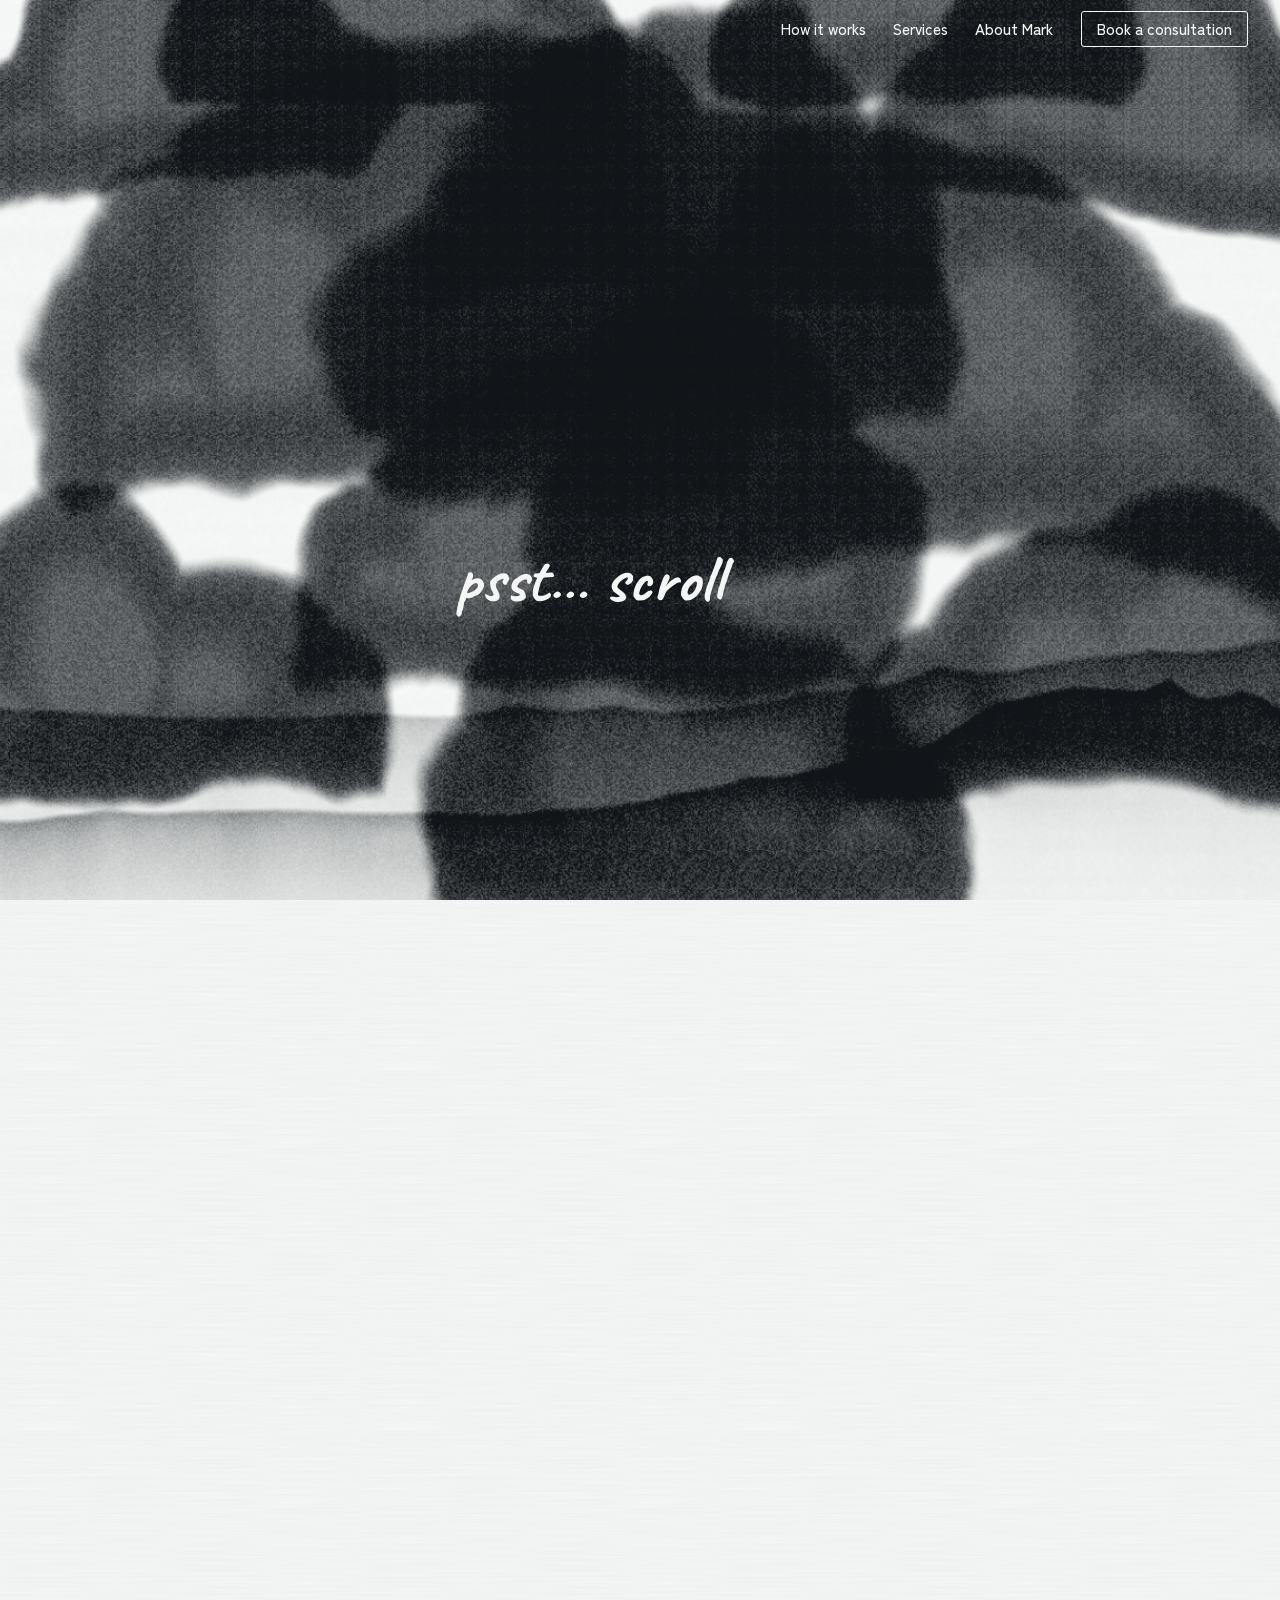
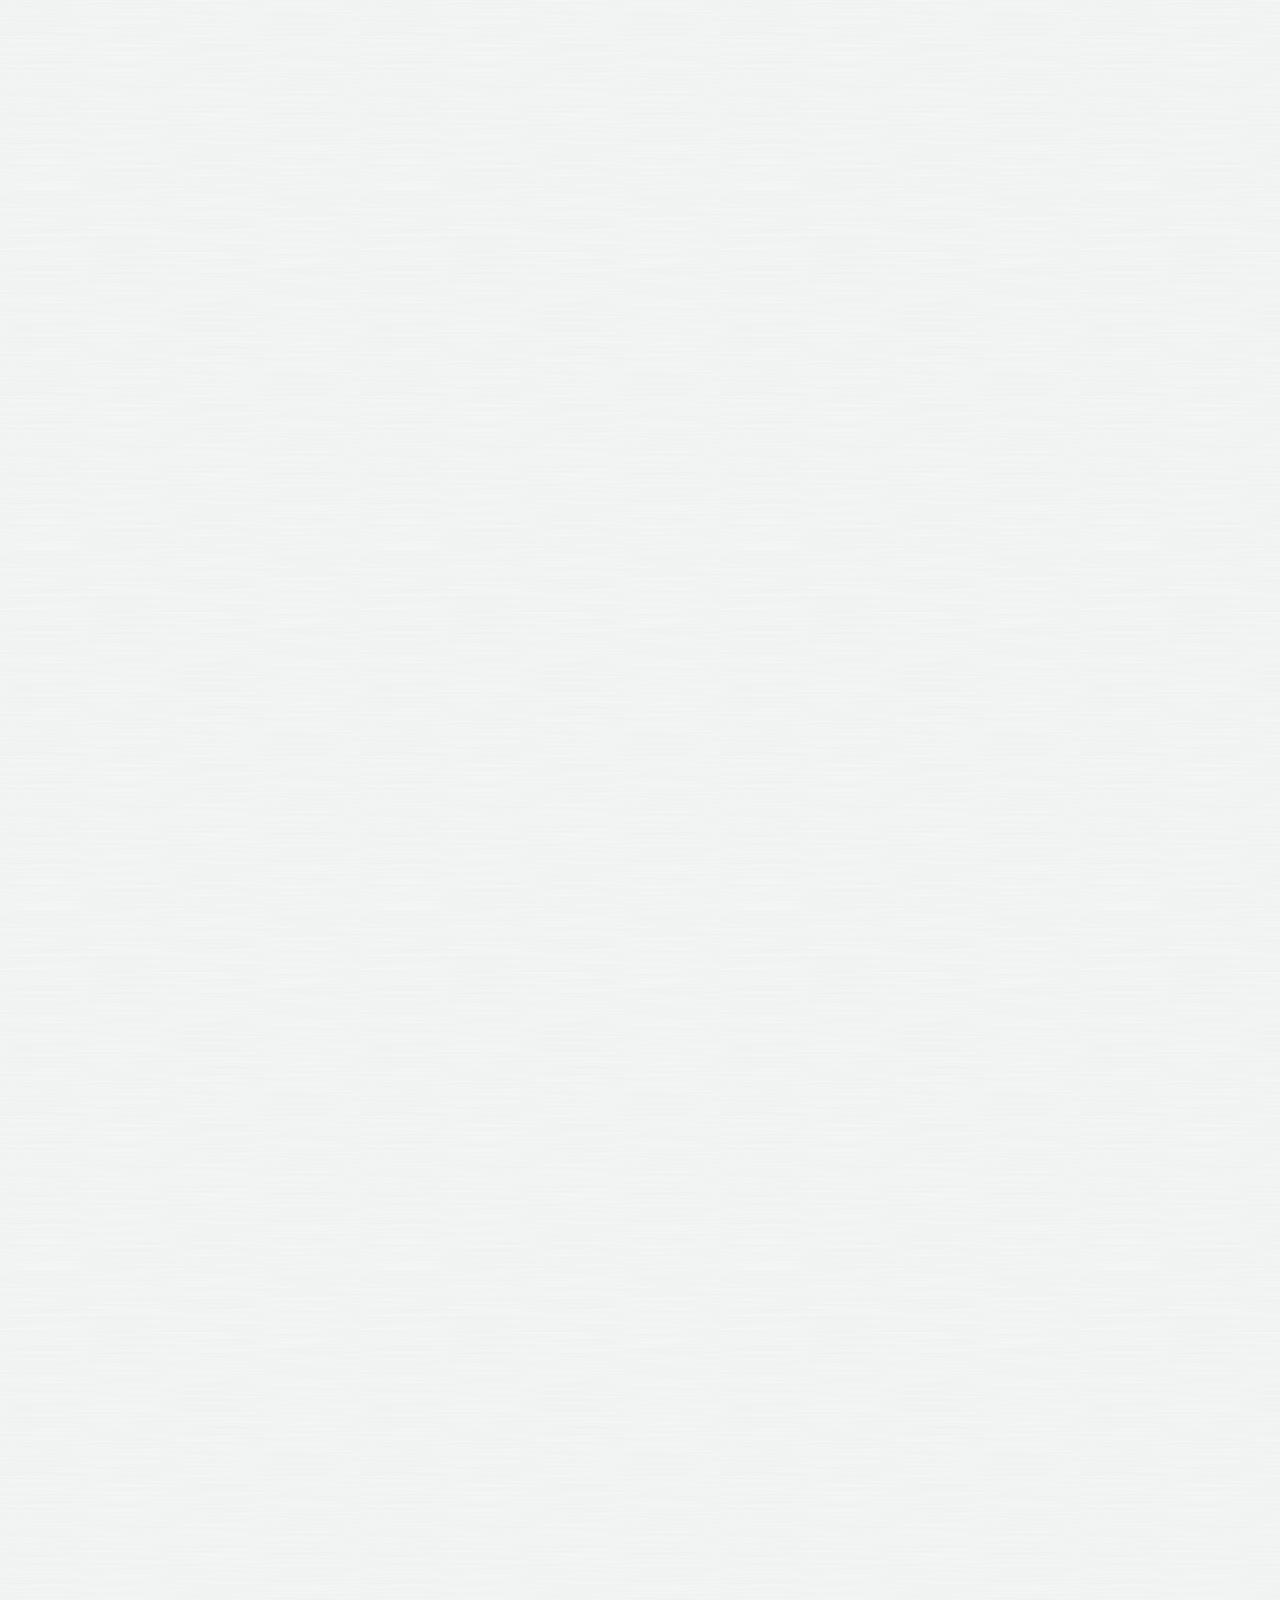
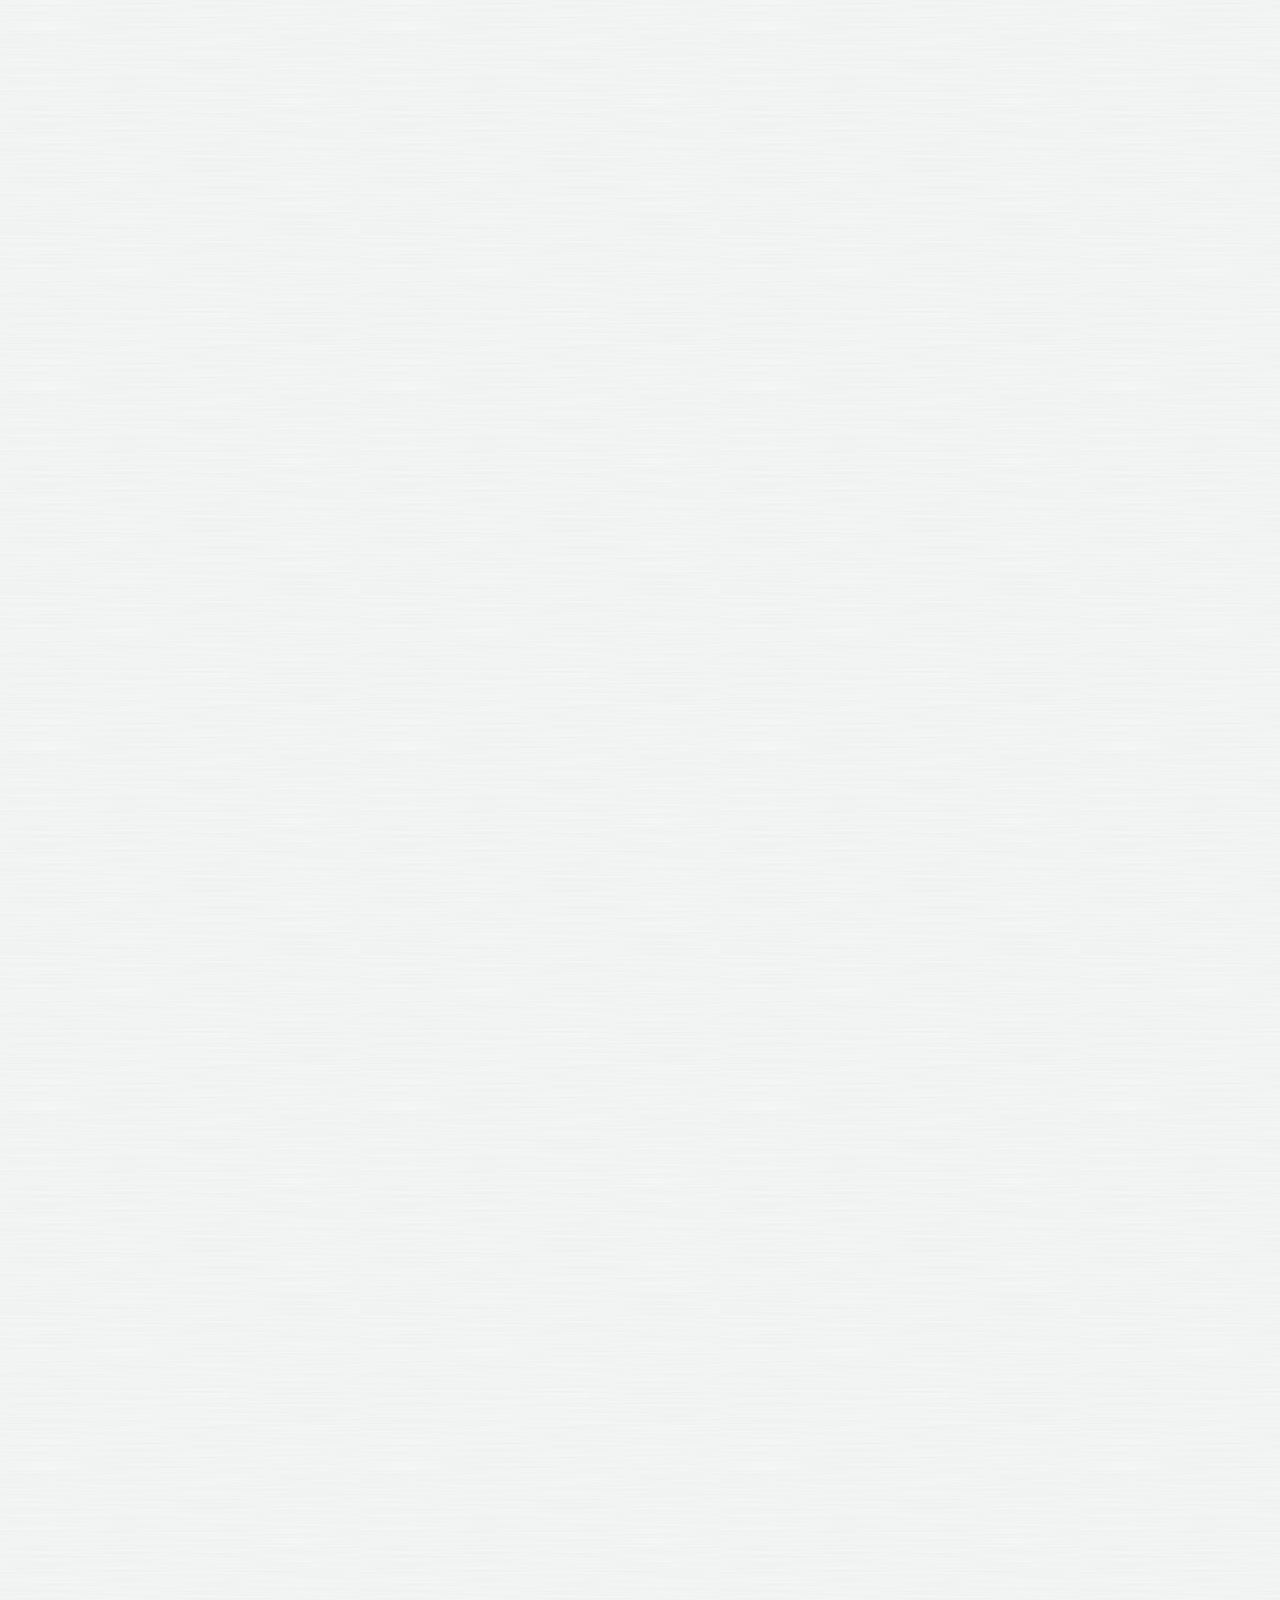
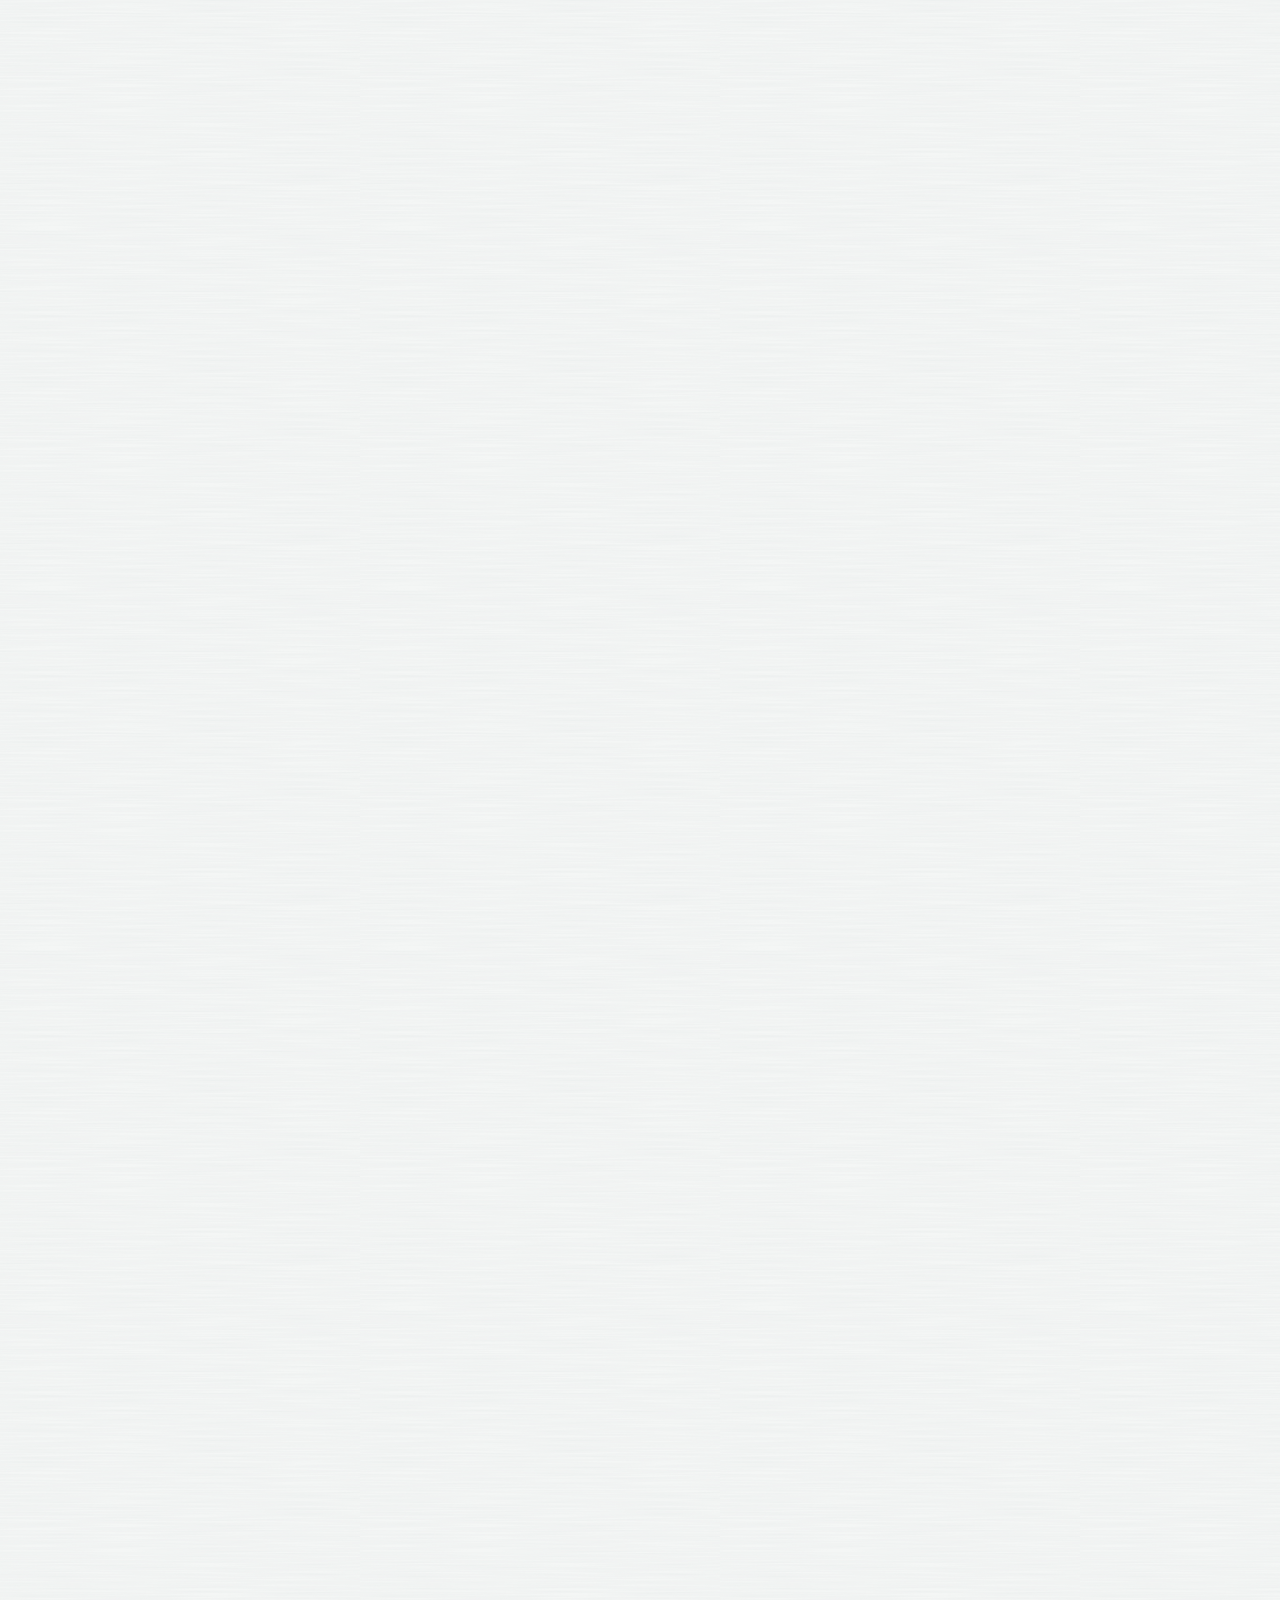
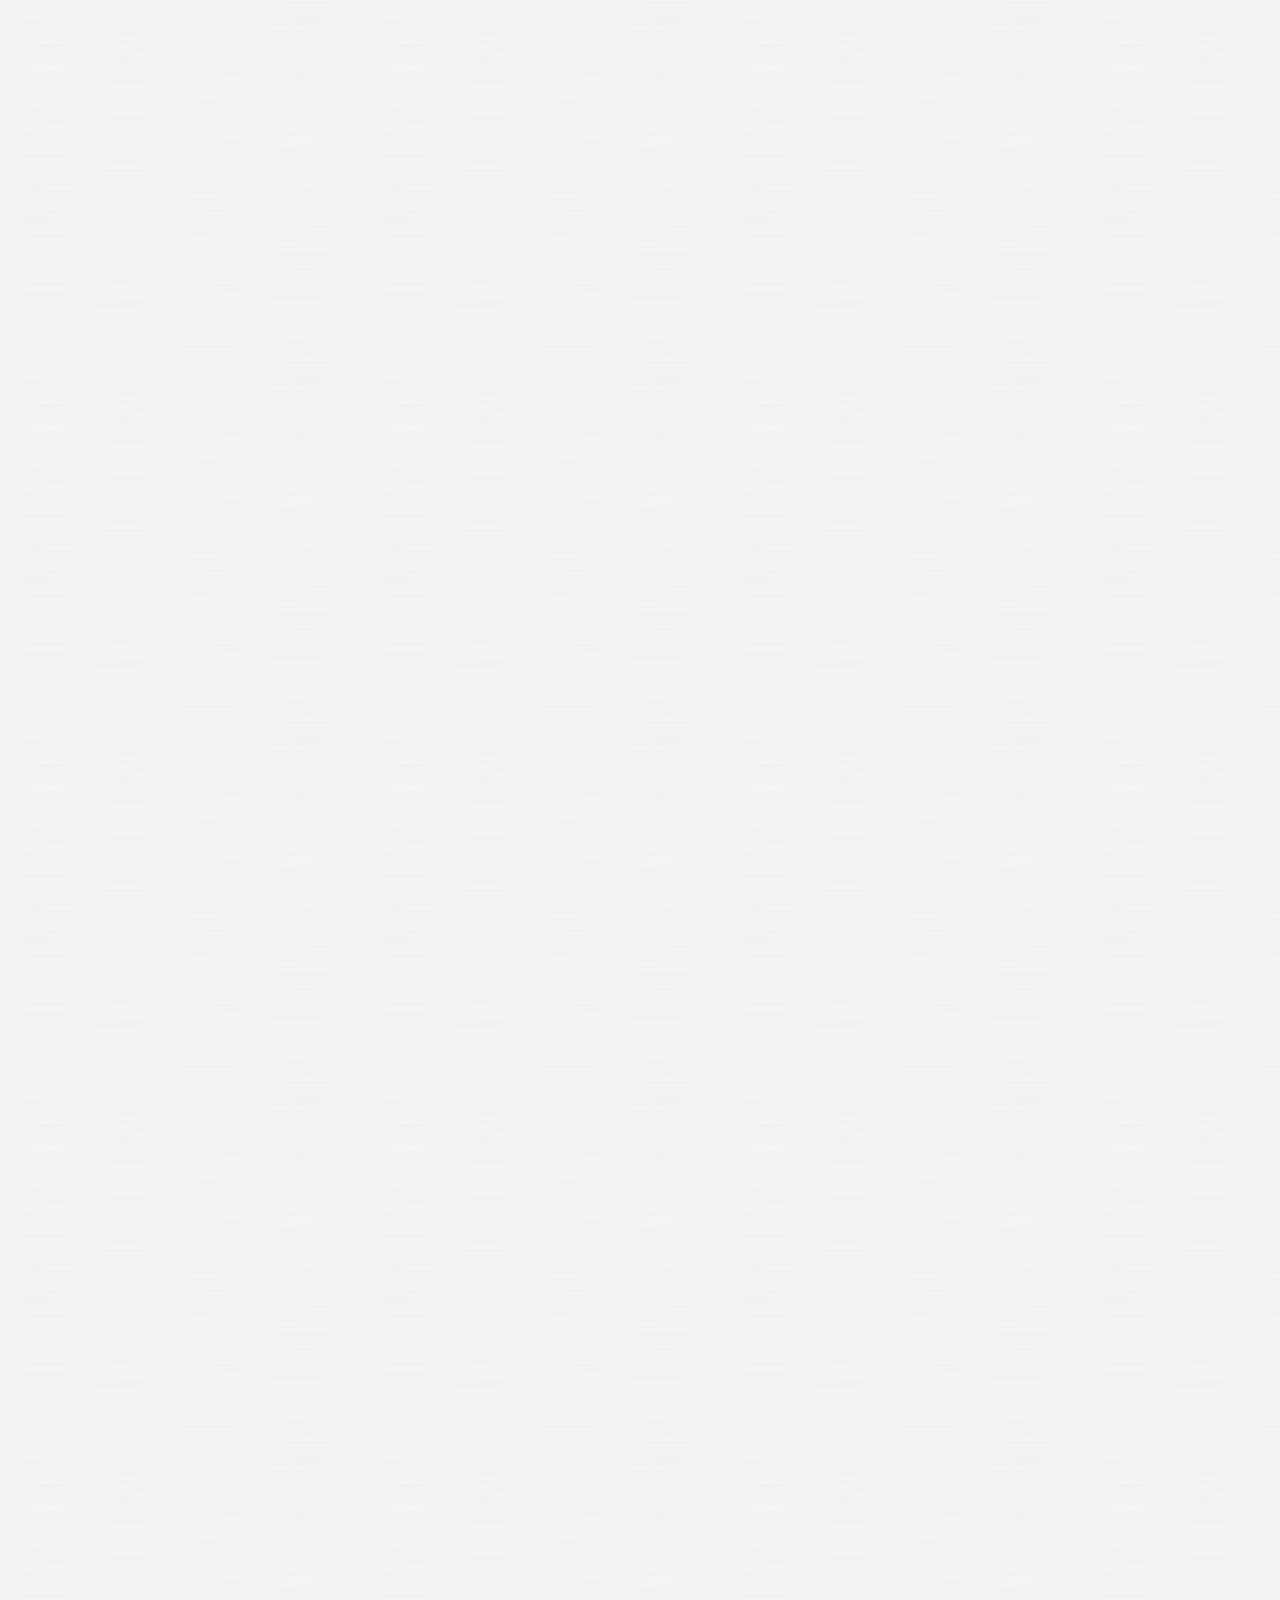
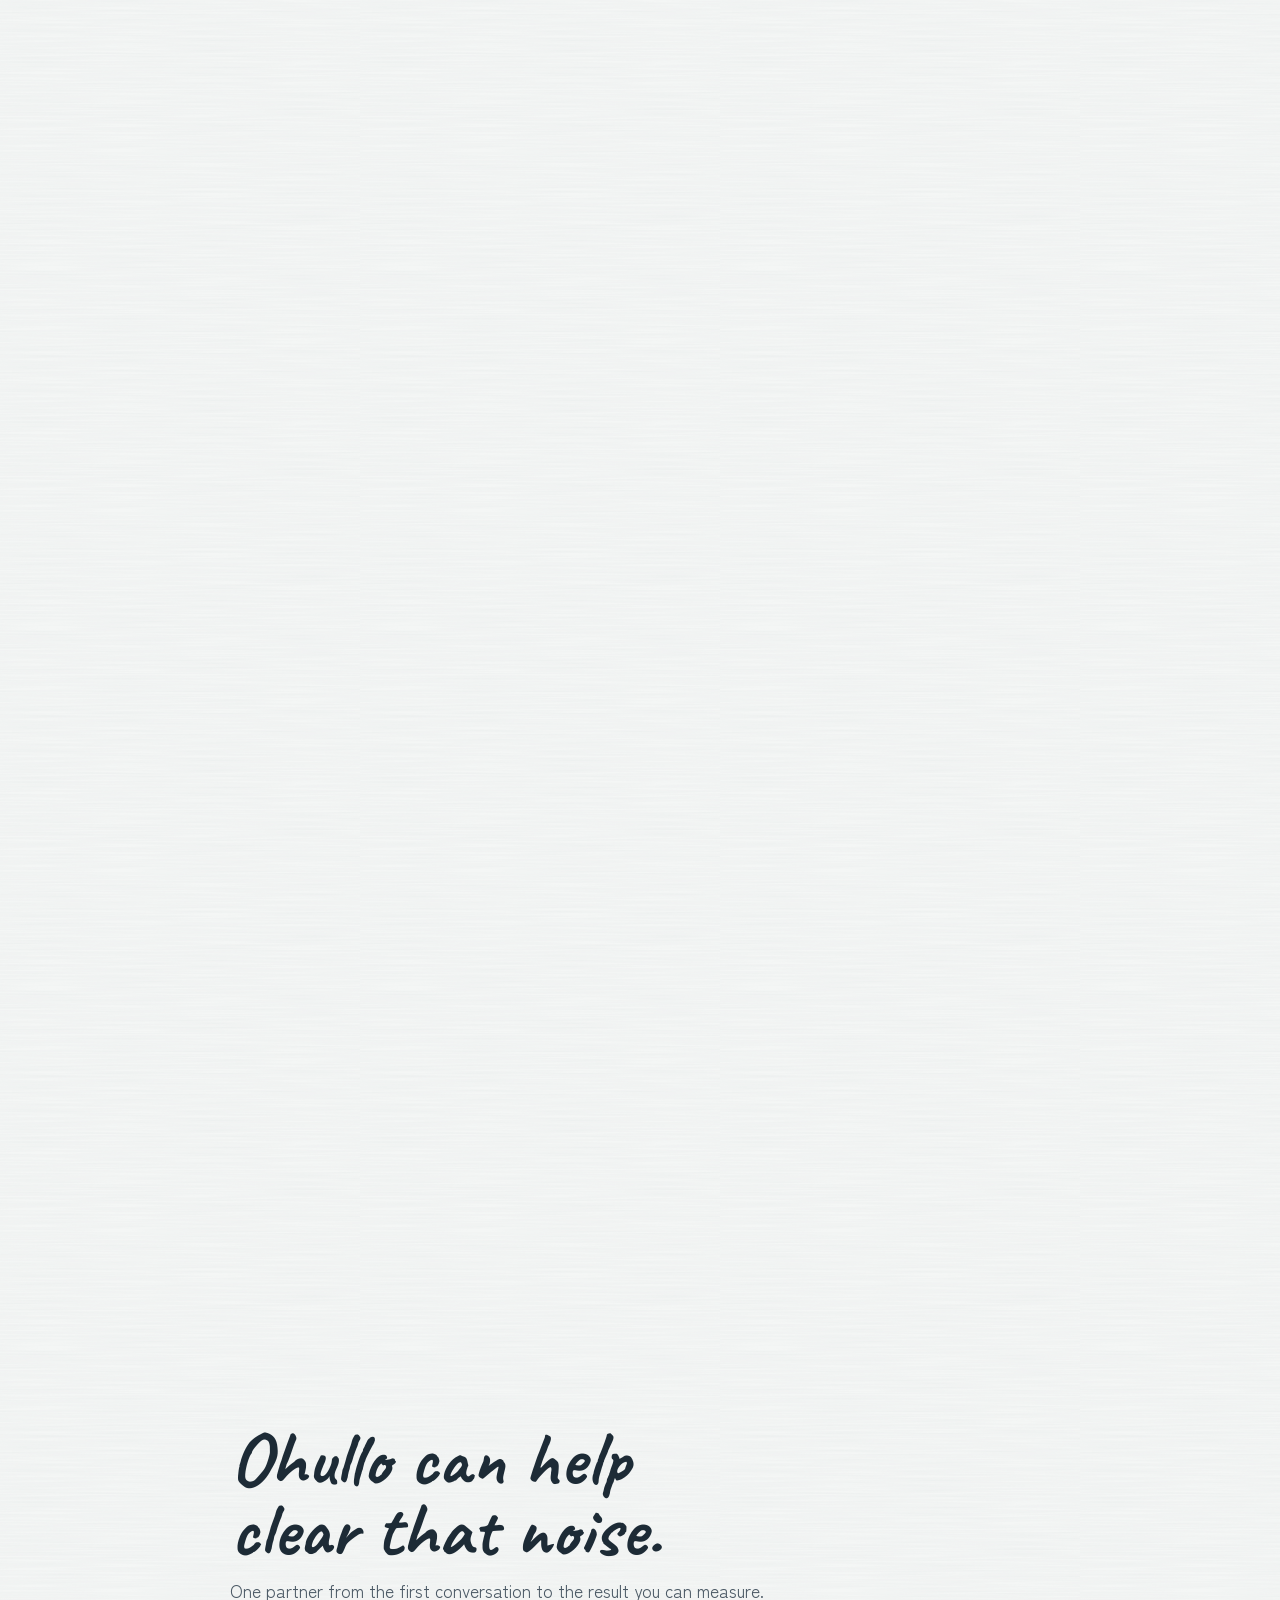
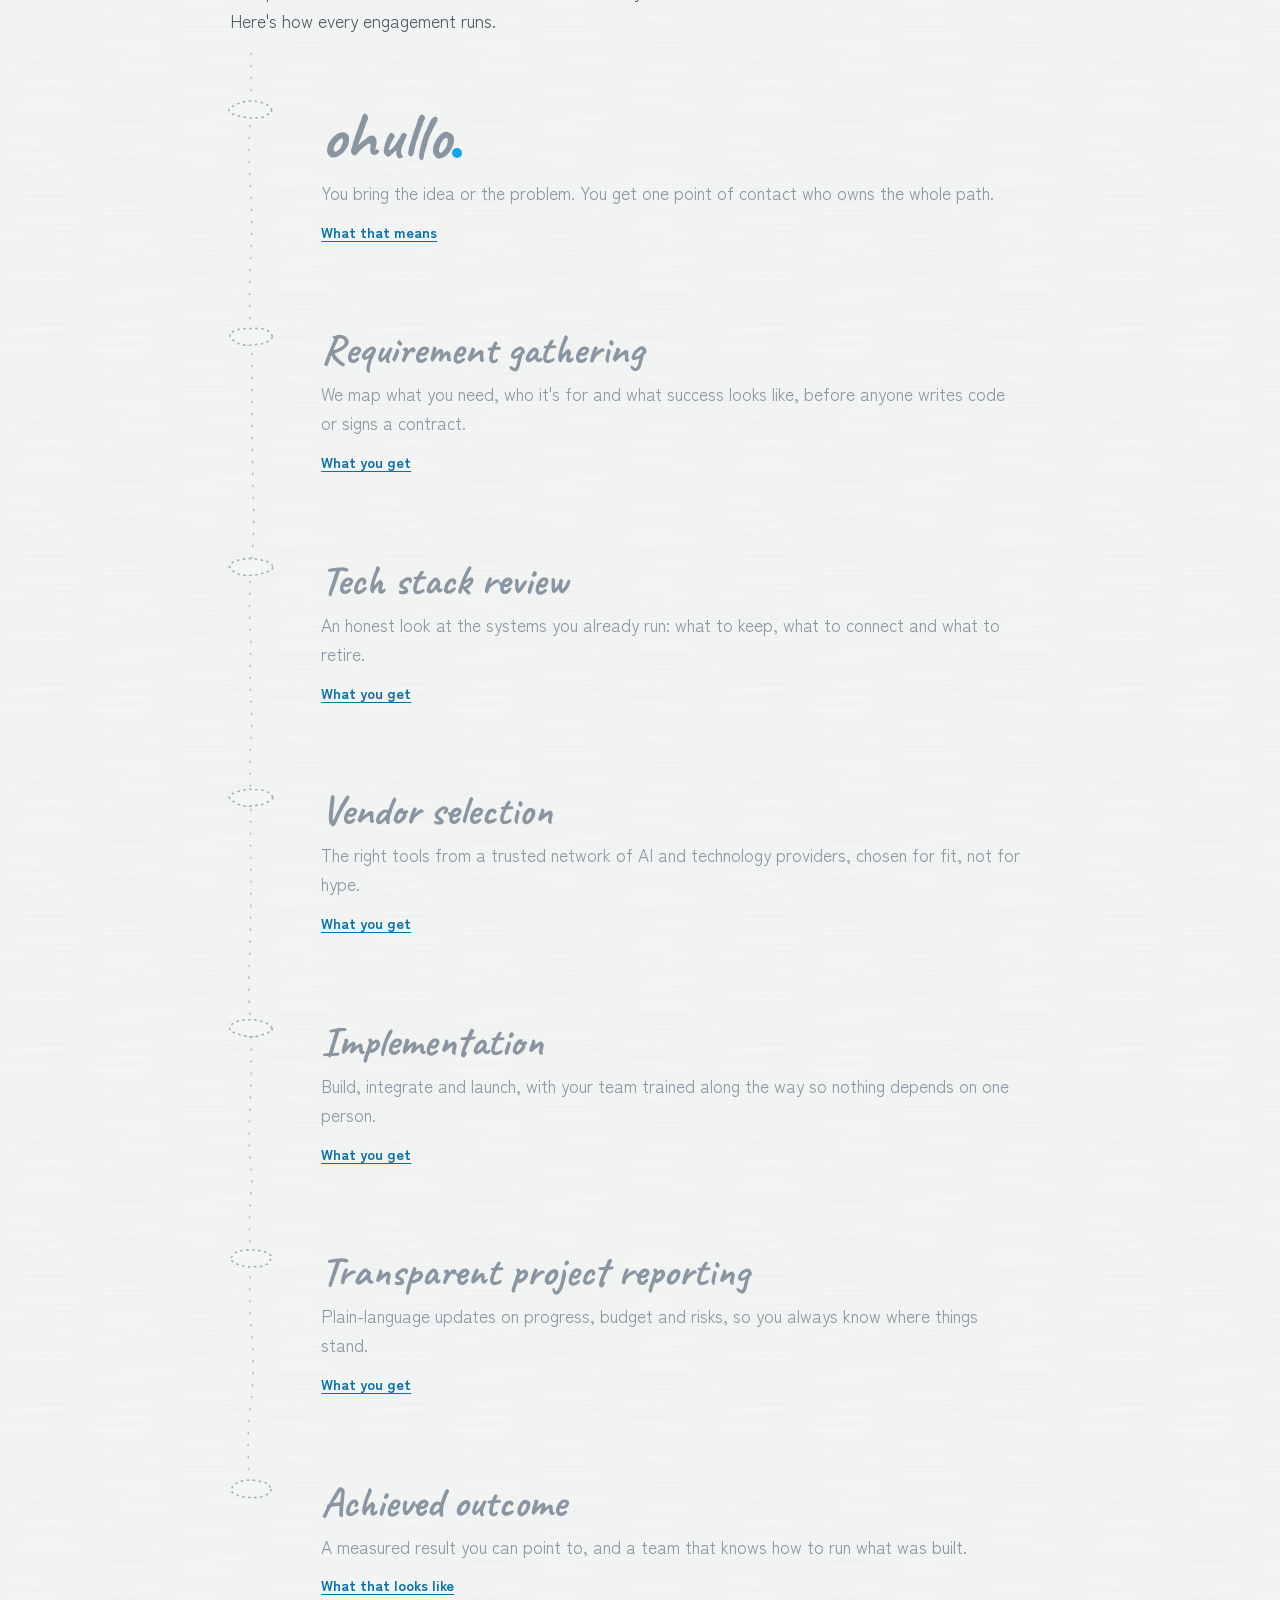
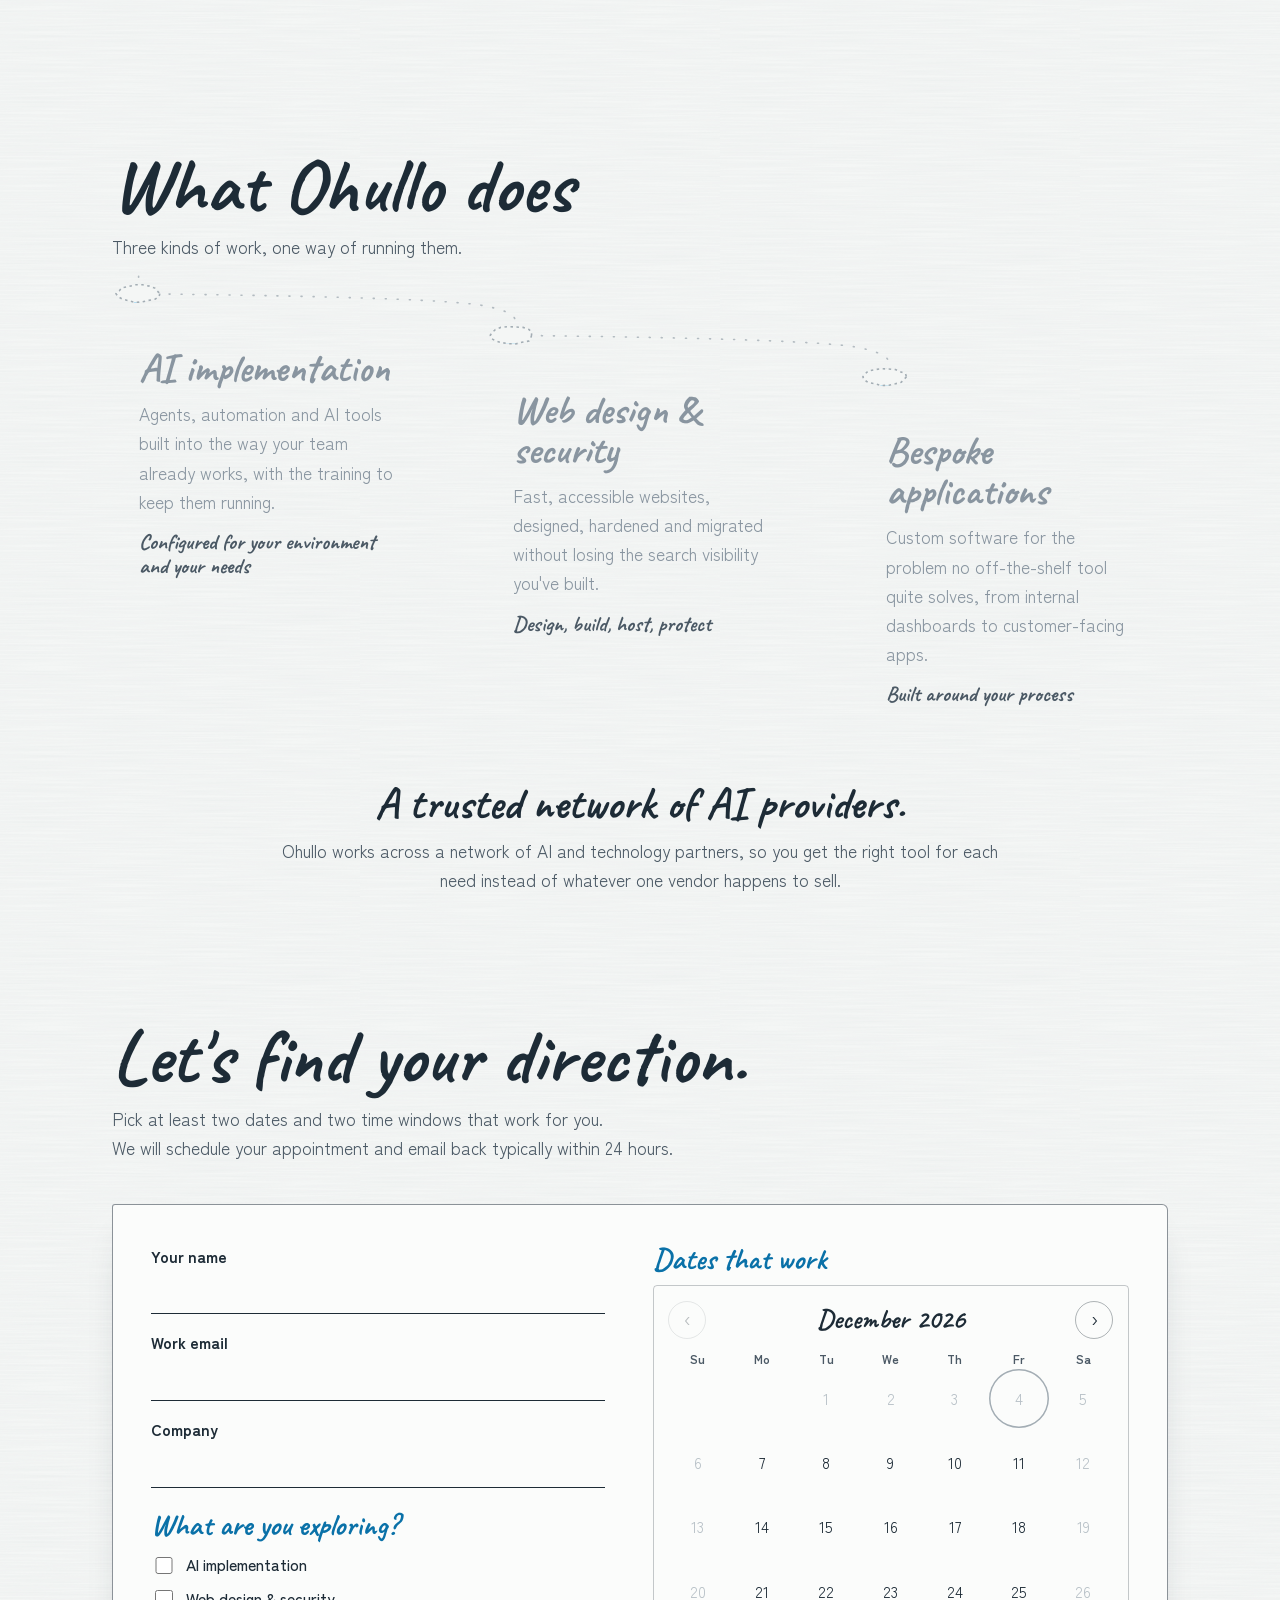
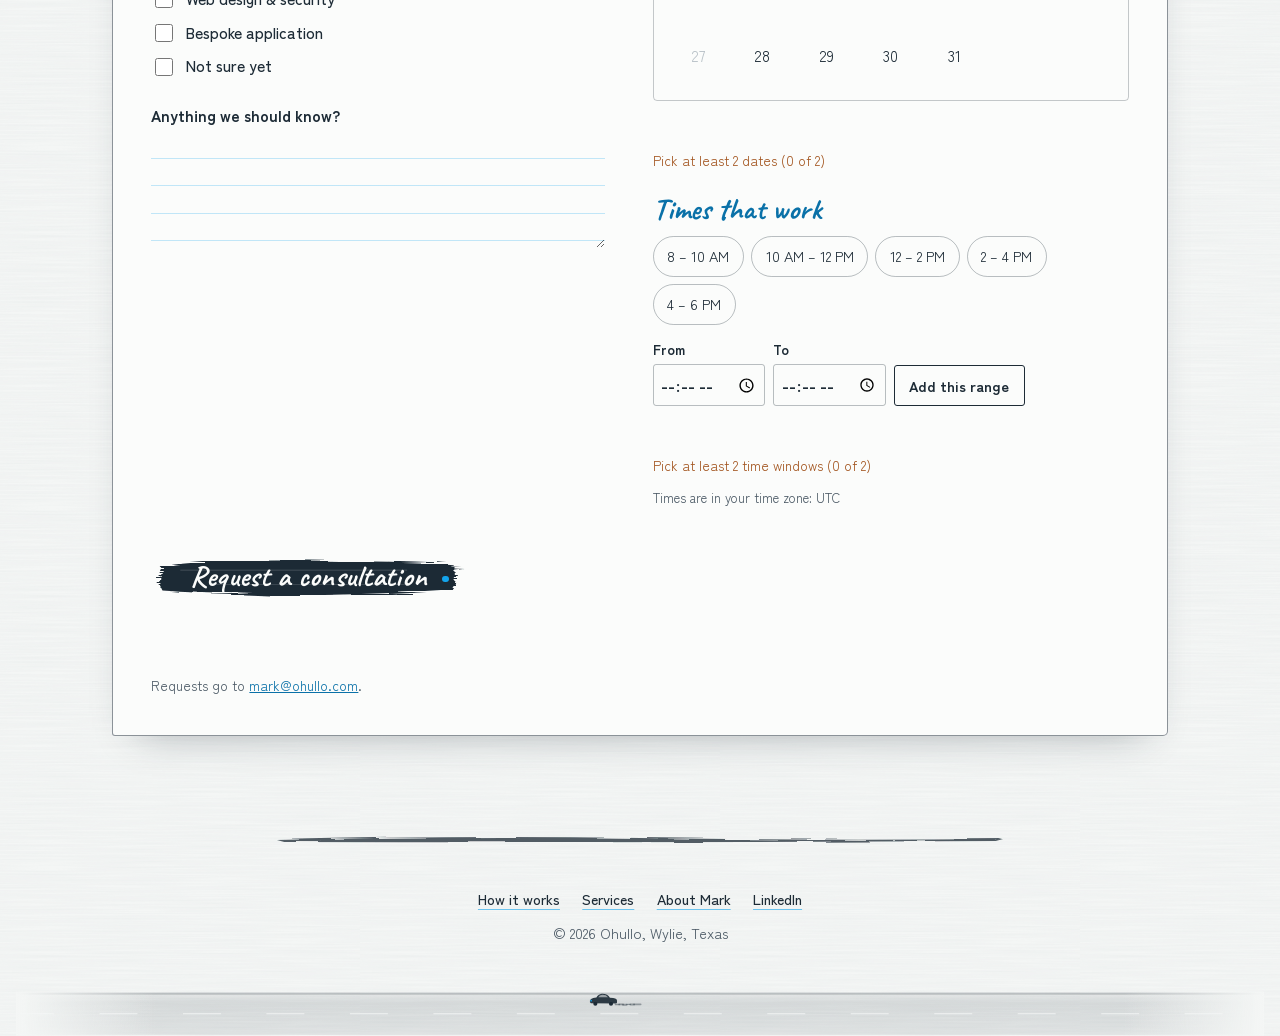
<file: index.html>
<!DOCTYPE html>
<html lang="en">
<head>
<meta charset="utf-8">
<meta name="viewport" content="width=device-width, initial-scale=1">
<title>Ohullo Consulting · AI Implementation, Web Design &amp; Bespoke Apps</title>
<meta name="description" content="Ohullo: AI implementation, web design and security, and bespoke application development. Direction and clarity from first question to final outcome.">
<meta name="theme-color" content="#f4f6f5">
<link rel="canonical" href="https://ohullo.com/">
<meta property="og:type" content="website">
<meta property="og:site_name" content="Ohullo Consulting">
<meta property="og:url" content="https://ohullo.com/">
<meta property="og:title" content="Ohullo Consulting · Cut through the fog.">
<meta property="og:description" content="AI implementation, web design and security, and bespoke applications, with direction and clarity from the first question to the final outcome.">
<meta property="og:image" content="https://ohullo.com/assets/og-image.jpg">
<meta property="og:image:width" content="1200">
<meta property="og:image:height" content="630">
<meta property="og:image:alt" content="ohullo. Cut through the fog.">
<meta name="twitter:card" content="summary_large_image">
<meta name="twitter:title" content="Ohullo Consulting · Cut through the fog.">
<meta name="twitter:description" content="AI implementation, web design and security, and bespoke applications.">
<meta name="twitter:image" content="https://ohullo.com/assets/og-image.jpg">
<script type="application/ld+json">
{"@context":"https://schema.org","@type":"ProfessionalService","name":"Ohullo Consulting","url":"https://ohullo.com/","logo":"https://ohullo.com/assets/apple-touch-icon.png","image":"https://ohullo.com/assets/og-image.jpg","email":"mark@ohullo.com","description":"AI implementation, web design and security, and bespoke application development.","founder":{"@type":"Person","name":"Mark Johnson","url":"https://ohullo.com/mark/"},"knowsAbout":["AI implementation","Web design","Web security","Custom software development"]}
</script>
<link rel="icon" href="favicon.ico" sizes="48x48">
<link rel="icon" href="assets/favicon.svg" type="image/svg+xml">
<link rel="apple-touch-icon" href="assets/apple-touch-icon.png">
<script>document.documentElement.classList.add('js')</script>
<link rel="preconnect" href="https://fonts.googleapis.com">
<link rel="preconnect" href="https://fonts.gstatic.com" crossorigin>
<link href="https://fonts.googleapis.com/css2?family=Caveat:wght@500;700&family=Zen+Kaku+Gothic+New:wght@400;500;700&display=swap" rel="stylesheet">
<link rel="stylesheet" href="assets/css/site.css">
<style>
:root{--brush:url("data:image/svg+xml,%3Csvg xmlns='http://www.w3.org/2000/svg' viewBox='0 0 320 90' preserveAspectRatio='none'%3E%3Cfilter id='f' x='-6%25' y='-25%25' width='112%25' height='150%25'%3E%3CfeTurbulence type='fractalNoise' baseFrequency='.012 .35' numOctaves='3' seed='7'/%3E%3CfeDisplacementMap in='SourceGraphic' scale='13'/%3E%3C/filter%3E%3Cg filter='url(%23f)' fill='%231d2b36'%3E%3Cpath d='M14 26 Q40 14 160 16 T306 22 Q314 46 304 66 Q200 78 120 74 T12 66 Q4 46 14 26 Z'/%3E%3Cpath d='M240 18 L318 30 L300 36 Z' fill-opacity='.6'/%3E%3C/g%3E%3Cg fill='%23f4f6f5' fill-opacity='.14'%3E%3Crect x='30' y='31' width='230' height='2'/%3E%3Crect x='60' y='55' width='200' height='1.6'/%3E%3C/g%3E%3C/svg%3E");--brush-blue:url("data:image/svg+xml,%3Csvg xmlns='http://www.w3.org/2000/svg' viewBox='0 0 320 90' preserveAspectRatio='none'%3E%3Cfilter id='f' x='-6%25' y='-25%25' width='112%25' height='150%25'%3E%3CfeTurbulence type='fractalNoise' baseFrequency='.012 .35' numOctaves='3' seed='7'/%3E%3CfeDisplacementMap in='SourceGraphic' scale='13'/%3E%3C/filter%3E%3Cg filter='url(%23f)' fill='%230a71a8'%3E%3Cpath d='M14 26 Q40 14 160 16 T306 22 Q314 46 304 66 Q200 78 120 74 T12 66 Q4 46 14 26 Z'/%3E%3Cpath d='M240 18 L318 30 L300 36 Z' fill-opacity='.6'/%3E%3C/g%3E%3Cg fill='%23f4f6f5' fill-opacity='.14'%3E%3Crect x='30' y='31' width='230' height='2'/%3E%3Crect x='60' y='55' width='200' height='1.6'/%3E%3C/g%3E%3C/svg%3E");--stroke:url("data:image/svg+xml,%3Csvg xmlns='http://www.w3.org/2000/svg' viewBox='0 0 600 14' preserveAspectRatio='none'%3E%3Cfilter id='f'%3E%3CfeTurbulence type='fractalNoise' baseFrequency='.02 .4' numOctaves='2' seed='3'/%3E%3CfeDisplacementMap in='SourceGraphic' scale='5'/%3E%3C/filter%3E%3Cpath filter='url(%23f)' d='M4 8 Q150 3 300 6 T596 7 L590 9 Q300 11 10 10 Z' fill='%231d2b36'/%3E%3C/svg%3E")}
/* One sumi-e world: rice paper, sumi ink, brand blue. The story is scrubbed by scroll. */
#living{position:fixed;inset:0;width:100%;height:100%;display:block;z-index:0;pointer-events:none}
main,footer{position:relative;z-index:1}
.stage{position:sticky;top:0;height:100vh;overflow:hidden}

/* 1. clouds part to reveal the logo */
.sky{position:relative;height:280vh}
.hero{position:absolute;inset:0;z-index:2;display:flex;flex-direction:column;align-items:center;justify-content:center;text-align:center;padding:0 16px 10vh}
.logo{font-family:var(--hand);font-weight:700;font-size:clamp(5.6rem,22vw,15rem);line-height:.82;margin:0;color:var(--ink);white-space:nowrap;letter-spacing:-.01em;will-change:opacity}
.logo .word{filter:url(#inkText);display:inline-block}
.logo .dot{display:inline-block;width:.15em;height:.15em;border-radius:50%;background:var(--blue);margin-left:.03em}
.tagline{margin-top:1.4rem;max-width:36rem;will-change:opacity}
.tagline strong{display:block;font-family:var(--hand);font-weight:700;font-size:clamp(1.9rem,4.2vw,2.7rem);line-height:1.05;text-wrap:balance}
.tagline p{margin:.6rem 0 0;color:var(--ink-soft)}
.hint{position:absolute;left:0;top:0;z-index:4;margin:0;font-family:var(--hand);font-weight:700;color:var(--paper);white-space:nowrap;will-change:transform,opacity}

/* 2. the story: rain, city, clock, boardroom, TV */
.city{position:relative;z-index:2;height:760vh}
.city canvas{position:absolute;inset:0;width:100%;height:100%;display:block}
.cap{position:absolute;left:clamp(1rem,6vw,5rem);top:15vh;max-width:min(30rem,88vw);margin:0;opacity:0;pointer-events:none;will-change:opacity}
.cap b{display:block;font-family:var(--hand);font-weight:700;font-size:clamp(2.6rem,6vw,4.4rem);line-height:.95;text-wrap:balance;text-shadow:0 0 18px var(--paper),0 0 6px var(--paper)}
.cap span{display:block;margin-top:.6rem;color:var(--ink-soft);font-size:1.02rem;text-shadow:0 0 10px var(--paper),0 0 4px var(--paper)}
.cap.right{left:auto;right:clamp(1rem,6vw,5rem);text-align:right}
.cap.low{top:auto;bottom:12vh}
.cap.light b,.cap.light span{color:var(--paper);text-shadow:0 0 18px rgba(29,43,54,.9),0 0 4px rgba(29,43,54,.9)}
#clockHint{font-family:var(--hand);font-weight:700;font-size:1.5rem;color:var(--blue-deep)}
#clockHint .b{display:none}
#clockHint.calm .a{display:none}#clockHint.calm .b{display:inline}

/* 3. the plan, out of the static */
.plan{position:relative;z-index:2;padding:4rem clamp(1rem,4vw,2rem) 5rem}
.plan-inner{position:relative;max-width:820px;margin:0 auto}
.plan h2,.services h2,.book h2{font-family:var(--hand);font-weight:700;font-size:clamp(3rem,7vw,4.8rem);line-height:.92;margin:0 0 .7rem;text-wrap:balance}
.plan .lede,.services .lede,.book .lede{margin:0 0 2.6rem;max-width:36rem;color:var(--ink-soft);font-size:1.08rem}
.pipe{position:relative;padding-left:64px}
/* water: a stream that drops into each pool, fills it, and spills over into the next */
.flow{position:absolute;left:0;top:0;width:100%;height:100%;overflow:visible;pointer-events:none;z-index:0}
.flow .guide{stroke:var(--ink-faint);stroke-width:1.6;stroke-dasharray:1 11;stroke-linecap:round;fill:none;opacity:.8}
.flow .halo{stroke:var(--blue);stroke-opacity:.14;stroke-width:9;stroke-linecap:round;fill:none}
.flow .trail{stroke:var(--blue);stroke-opacity:.8;stroke-width:2.6;stroke-linecap:round;fill:none}
.flow .drop{fill:var(--blue);transition:opacity .25s}
.flow .basin{fill:var(--paper);stroke:none}
.flow .wet-wash{fill:var(--blue);fill-opacity:0;transition:fill-opacity .8s}
.flow .wet .wet-wash{fill-opacity:.07}
.flow .full .wet-wash{fill-opacity:.12}
.flow .rim{fill:none;stroke:var(--ink-faint);stroke-width:1.6;stroke-dasharray:2.5 3.5;transition:stroke .5s}
.flow .wet .rim{stroke:rgba(10,113,168,.55);stroke-dasharray:none}
.flow .water{fill:var(--blue);fill-opacity:.62}
.flow .brim{fill:var(--blue);fill-opacity:.22;transition:opacity .5s}
.flow .shine{fill:none;stroke:#fff;stroke-width:1.6;stroke-linecap:round;opacity:0;transition:opacity .6s}
.flow .full .shine{opacity:.85}
.flow .ripple{fill:none;stroke:#fff;stroke-opacity:.9;stroke-width:1.2}
.steps{list-style:none;margin:0;padding:0;display:grid;gap:2.2rem}
.step{position:relative}
.knot{position:absolute;left:-54px;top:1.35rem;width:22px;height:22px}
.plan .wash,.services .wash{background:transparent;border-radius:0}
.step .wash,.services .wash{transition:color .8s}
.js .step:not(.inked) .wash,.js .services .wash:not(.inked){color:#8995a0}
.js .step:not(.inked) .wash::before,.js .services .wash:not(.inked)::before{opacity:0}
.js .services .wash:not(.inked) h3{color:inherit}
.wash::before{transition:opacity 1s}
.step h3{font-family:var(--hand);font-weight:700;font-size:clamp(2rem,3.6vw,2.6rem);line-height:1;margin:0 0 .5rem;color:var(--blue-deep)}
.js .step:not(.inked) h3{color:inherit}
.step.first h3{font-size:clamp(3rem,6vw,4.2rem);color:var(--ink)}
.step.first h3 i{display:inline-block;width:.15em;height:.15em;border-radius:50%;background:var(--blue);margin-left:.03em}
.step p{margin:0}
.step button{margin-top:.8rem;font:inherit;font-weight:700;font-size:.9rem;color:var(--blue-deep);background:none;border:0;padding:0;cursor:pointer;text-decoration:underline;text-underline-offset:3px}
.step button[aria-expanded="true"]::after{content:" (less)"}
.step .more{margin-top:.7rem;color:var(--ink-soft)}
.step .more li{margin:.2rem 0}
.step .more ul{margin:.3rem 0 0;padding-left:1.1rem}
.step.last h3{color:var(--ink)}

/* 4. services */
.services{position:relative;z-index:2;max-width:1120px;margin:0 auto;padding:3rem clamp(1rem,4vw,2rem) 4rem}
.services .cards{position:relative}
.services .cards.three{margin-top:3.8rem}
.services .wash>*{position:relative;z-index:1}
.services .wash>.pool-at{position:absolute;left:1.6rem;top:-1.9rem;width:2px;height:2px}
@media (max-width:820px){.services .cards.three{padding-left:64px;margin-top:0;gap:2.2rem}.services .cards.three .wash{margin-top:0}.services .wash>.pool-at{left:-44px;top:calc(1.35rem + 10px)}.book .send{font-size:1.55rem;padding:.7rem 2.1rem .8rem}}
.book .send{white-space:nowrap}
@media (min-width:821px){.services .cards.three article:nth-of-type(2){margin-top:2.6rem}.services .cards.three article:nth-of-type(3){margin-top:5.2rem}}
.services .proof{display:block;margin-top:.9rem;font-family:var(--hand);font-weight:700;font-size:1.35rem;line-height:1.1;color:var(--ink-soft)}
.network{margin:3.2rem auto 0;max-width:46rem;text-align:center}
.network b{display:block;font-family:var(--hand);font-weight:700;font-size:clamp(2rem,4.4vw,2.8rem);line-height:1}
.network p{margin:.6rem 0 0;color:var(--ink-soft)}

/* 5. book a consultation */
.book{position:relative;z-index:2;max-width:1120px;margin:0 auto;padding:4rem clamp(1rem,4vw,2rem) 6rem}
.book-grid{display:grid;grid-template-columns:minmax(0,1fr) minmax(0,1.05fr);gap:clamp(1.6rem,4vw,3rem);align-items:start}
.book fieldset{border:0;margin:0;padding:0;min-width:0}
.book legend{font-family:var(--hand);font-weight:700;font-size:1.9rem;line-height:1;padding:0;margin:0 0 .7rem;color:var(--blue-deep)}
.checks{display:grid;gap:.45rem}
.checks label{display:flex;gap:.6rem;align-items:center;font-weight:500}
.checks input{width:1.1rem;height:1.1rem;accent-color:var(--blue-deep)}
.cal{border:1.5px solid rgba(29,43,54,.25);border-radius:4px;padding:.9rem}
.cal-head{display:flex;align-items:center;justify-content:space-between;margin-bottom:.6rem}
.cal-head b{font-family:var(--hand);font-size:1.7rem;line-height:1}
.cal-head button{font:inherit;font-size:1.2rem;width:2.4rem;height:2.4rem;border-radius:50%;border:1.5px solid rgba(29,43,54,.35);background:transparent;color:var(--ink);cursor:pointer}
.cal-head button:disabled{opacity:.3;cursor:default}
.dow,.days{display:grid;grid-template-columns:repeat(7,1fr);gap:.3rem;text-align:center}
.dow span{font-size:.75rem;color:var(--ink-soft);font-weight:700}
.days button{font:inherit;font-size:.95rem;aspect-ratio:1;border-radius:50%;border:0;background:transparent;color:var(--ink);cursor:pointer;min-width:0}
.days button:hover:not(:disabled){background:rgba(19,164,236,.14)}
.days button:disabled{color:#b8c1c7;cursor:default}
.days button.today{box-shadow:inset 0 0 0 1.5px var(--ink-faint)}
.days button[aria-pressed="true"]{background:var(--blue);color:#fff;font-weight:700}
.picked{list-style:none;margin:.7rem 0 0;padding:0;display:flex;flex-wrap:wrap;gap:.4rem;min-height:1.9rem}
.picked li{display:inline-flex;align-items:center;gap:.3rem;font-size:.85rem;padding:.2rem .3rem .2rem .7rem;border-radius:999px;background:rgba(19,164,236,.14)}
.picked button{font:inherit;font-size:1rem;line-height:1;width:1.5rem;height:1.5rem;border-radius:50%;border:0;background:transparent;color:var(--ink);cursor:pointer}
.need{margin:.4rem 0 0;font-size:.85rem;color:#a2541e}
.need.ok{color:var(--blue-deep)}
.slots{display:flex;flex-wrap:wrap;gap:.45rem}
.slot{font:inherit;font-size:.9rem;padding:.45rem .85rem;border-radius:999px;border:1.5px solid rgba(29,43,54,.3);background:transparent;color:var(--ink);cursor:pointer}
.slot[aria-pressed="true"]{background:var(--ink);border-color:var(--ink);color:var(--paper)}
.range{display:flex;flex-wrap:wrap;gap:.5rem;align-items:end;margin-top:.8rem}
.range label{font-size:.85rem;font-weight:700}
.range input{display:block;font:inherit;font-size:16px;padding:.35rem .4rem;border:1.5px solid rgba(29,43,54,.3);border-radius:3px;background:transparent;color:var(--ink)}
.range button{font:inherit;font-weight:700;font-size:.9rem;padding:.45rem .9rem;border-radius:3px;border:1.5px solid var(--ink);background:transparent;color:var(--ink);cursor:pointer}
.tz{margin:.6rem 0 0;font-size:.82rem;color:var(--ink-soft)}
.book .sheet{position:relative}
.book .lede.wide{max-width:none}
.book .lede.wide span{display:block}
/* the send button: one loaded stroke of sumi ink */
.book .send{position:relative;font-family:var(--hand);font-weight:700;font-size:1.85rem;line-height:1;letter-spacing:.01em;color:var(--paper-hi);padding:.7rem 2.4rem .85rem;border-radius:0;box-shadow:none;background:var(--brush) center/100% 100% no-repeat;transition:transform .25s,filter .25s}
.book .send::after{content:"";position:absolute;right:1.05rem;top:50%;width:.42rem;height:.42rem;margin-top:-.15rem;border-radius:50%;background:var(--blue)}
.book .send:hover:not(:disabled){background-image:var(--brush-blue);transform:rotate(-1.2deg) scale(1.03)}
.book .send:focus-visible{outline:2px dashed var(--blue-deep);outline-offset:6px}
/* footer: back on the paper, with a quiet road along the bottom */
footer.inkfoot{background:transparent;color:var(--ink);padding:3.4rem 1rem 0;text-align:center}
footer.inkfoot::before{content:"";position:absolute;left:50%;top:0;width:min(46rem,86vw);height:14px;transform:translateX(-50%);background:var(--stroke) center/100% 100% no-repeat;opacity:.75}
footer.inkfoot a{color:var(--ink);font-weight:500;margin:0 .7rem;text-underline-offset:4px;text-decoration-color:rgba(19,164,236,.6)}
footer.inkfoot a:hover{color:var(--blue-deep)}
footer.inkfoot p{margin:.6rem 0 0;color:var(--ink-soft)}
#footRoad{display:block;width:100%;height:62px;margin-top:1.8rem}
.preview-note{margin:1rem 0 0;font-size:.85rem;color:var(--ink-soft)}

@media (max-width:820px){
  .book-grid{grid-template-columns:1fr}
  .cap{top:9vh;padding:.9rem 1rem 1rem;margin-left:-1rem;border-radius:1.4rem;background:radial-gradient(120% 110% at 40% 45%,rgba(244,246,245,.88) 55%,rgba(244,246,245,0) 100%)}
  .cap.light{background:radial-gradient(120% 110% at 40% 45%,rgba(29,43,54,.7) 55%,rgba(29,43,54,0) 100%)}
  .cap.right{left:clamp(1rem,6vw,5rem);right:auto;text-align:left}
}
html.rm .sky,html.rm .city{height:auto}
html.rm .stage{position:relative}
html.rm .hint{display:none}
html.rm .city .stage{height:auto;padding:4rem 1rem}
html.rm .city canvas{display:none}
html.rm .cap{position:relative;opacity:1!important;left:auto;right:auto;top:auto;bottom:auto;margin:0 auto 2rem;text-align:left}
</style>
</head>
<body>
<a class="skip" href="#book">Skip to booking a consultation</a>
<svg width="0" height="0" style="position:absolute" aria-hidden="true">
  <filter id="inkText" x="-5%" y="-10%" width="110%" height="120%">
    <feTurbulence type="fractalNoise" baseFrequency=".05" numOctaves="2" seed="11" result="n"/>
    <feDisplacementMap in="SourceGraphic" in2="n" scale="4" xChannelSelector="R" yChannelSelector="G" result="d"/>
    <feGaussianBlur in="d" stdDeviation=".35"/>
  </filter>
</svg>

<header class="top on-ink" id="top">
  <a class="brand" href="#sky" aria-label="ohullo, back to the top">ohullo<i></i></a>
  <nav aria-label="Site">
    <a href="#plan">How it works</a>
    <a href="#services">Services</a>
    <a href="mark/">About Mark</a>
    <a class="pill" href="#book">Book a consultation</a>
  </nav>
</header>

<canvas id="living" aria-hidden="true"></canvas>
<main>
  <!-- 1. dark clouds part to reveal the logo -->
  <section class="sky" id="sky" aria-label="Welcome">
    <div class="stage">
      <div class="hero">
        <h1 class="logo" id="logo"><span class="word">ohullo</span><span class="dot"></span><span class="sr-only">. Technology consulting</span></h1>
        <div class="tagline" id="tagline">
          <strong>Cut through the fog.</strong>
          <p>AI implementation, web design and security, and bespoke applications, with direction and clarity from the first question to the final outcome.</p>
        </div>
      </div>
      <p class="hint" id="hint" aria-hidden="true">psst… scroll</p>
    </div>
  </section>

  <!-- 2. the story every project goes through -->
  <section class="city" id="city" aria-label="The problem">
    <div class="stage">
      <canvas id="cityCanvas" aria-hidden="true"></canvas>
      <p class="cap" data-a=".02" data-b=".13"><b>Every company has a big idea waiting.</b><span>A smarter process, a new tool, the AI everyone keeps talking about.</span></p>
      <p class="cap right" data-a=".14" data-b=".3"><b>But there's never enough time.</b><span>The day job doesn't stop for a new project.</span><span id="clockHint"><span class="a">Hold the clock to slow it down.</span><span class="b">Better. That's what having a partner feels like.</span></span></p>
      <p class="cap" data-a=".31" data-b=".46"><b>Your team is already stretched thin.</b><span>Every light is on, and every person is already at capacity.</span></p>
      <p class="cap" data-a=".6" data-b=".75" style="max-width:min(19rem,80vw)"><b>And nobody's quite sure where to start.</b><span>Which tools? Which vendor? What will it really cost?</span></p>
      <p class="cap light" data-a=".82" data-b=".93"><b>Too many vendors. Too many promises. Too much noise.</b></p>
    </div>
  </section>

  <!-- 3. the plan -->
  <section class="plan" id="plan" aria-labelledby="planTitle">
    <div class="plan-inner">
      <h2 id="planTitle">Ohullo can help clear that noise.</h2>
      <p class="lede">One partner from the first conversation to the result you can measure. Here's how every engagement runs.</p>
      <div class="pipe">
        <ol class="steps">
          <li class="step first"><span class="knot" aria-hidden="true"></span><div class="wash">
            <h3>ohullo<i></i></h3>
            <p>You bring the idea or the problem. You get one point of contact who owns the whole path.</p>
            <button type="button" aria-expanded="false">What that means</button>
            <div class="more" hidden><p>No hand-offs between agencies, no chasing five vendors. Ohullo coordinates every specialist and tool, and answers to you.</p></div>
          </div></li>
          <li class="step"><span class="knot" aria-hidden="true"></span><div class="wash">
            <h3>Requirement gathering</h3>
            <p>We map what you need, who it's for and what success looks like, before anyone writes code or signs a contract.</p>
            <button type="button" aria-expanded="false">What you get</button>
            <div class="more" hidden><ul><li>Stakeholder interviews and a current-state walkthrough</li><li>Goals written as measurable outcomes</li><li>A scope you can approve in plain language</li></ul></div>
          </div></li>
          <li class="step"><span class="knot" aria-hidden="true"></span><div class="wash">
            <h3>Tech stack review</h3>
            <p>An honest look at the systems you already run: what to keep, what to connect and what to retire.</p>
            <button type="button" aria-expanded="false">What you get</button>
            <div class="more" hidden><ul><li>An inventory of tools, data and integrations</li><li>Security and risk notes</li><li>Quick wins you can act on right away</li></ul></div>
          </div></li>
          <li class="step"><span class="knot" aria-hidden="true"></span><div class="wash">
            <h3>Vendor selection</h3>
            <p>The right tools from a trusted network of AI and technology providers, chosen for fit, not for hype.</p>
            <button type="button" aria-expanded="false">What you get</button>
            <div class="more" hidden><ul><li>A short list with side-by-side trade-offs</li><li>Real cost, including licenses and upkeep</li><li>A recommendation you can defend to leadership</li></ul></div>
          </div></li>
          <li class="step"><span class="knot" aria-hidden="true"></span><div class="wash">
            <h3>Implementation</h3>
            <p>Build, integrate and launch, with your team trained along the way so nothing depends on one person.</p>
            <button type="button" aria-expanded="false">What you get</button>
            <div class="more" hidden><ul><li>Phased rollout with checkpoints</li><li>Integration with the systems you keep</li><li>Training and written runbooks</li></ul></div>
          </div></li>
          <li class="step"><span class="knot" aria-hidden="true"></span><div class="wash">
            <h3>Transparent project reporting</h3>
            <p>Plain-language updates on progress, budget and risks, so you always know where things stand.</p>
            <button type="button" aria-expanded="false">What you get</button>
            <div class="more" hidden><ul><li>Regular status updates you can forward as-is</li><li>Milestones tracked against the original scope</li><li>Risks raised early, with options</li></ul></div>
          </div></li>
          <li class="step last"><span class="knot" aria-hidden="true"></span><div class="wash">
            <h3>Achieved outcome</h3>
            <p>A measured result you can point to, and a team that knows how to run what was built.</p>
            <button type="button" aria-expanded="false">What that looks like</button>
            <div class="more" hidden><p>For example: a front-end AI agent that took a call center's speed of answer from 57 seconds to 0, with QA running on every ticket instead of a 5% sample.</p></div>
          </div></li>
        </ol>
      </div>
    </div>
  </section>

  <!-- 4. services -->
  <section class="services" id="services" aria-labelledby="servTitle">
    <h2 id="servTitle">What Ohullo does</h2>
    <p class="lede">Three kinds of work, one way of running them.</p>
    <div class="cards three">
      <article class="wash"><span class="pool-at" aria-hidden="true"></span>
        <h3>AI implementation</h3>
        <p>Agents, automation and AI tools built into the way your team already works, with the training to keep them running.</p>
        <span class="proof">Configured for your environment and your needs</span>
      </article>
      <article class="wash"><span class="pool-at" aria-hidden="true"></span>
        <h3>Web design &amp; security</h3>
        <p>Fast, accessible websites, designed, hardened and migrated without losing the search visibility you've built.</p>
        <span class="proof">Design, build, host, protect</span>
      </article>
      <article class="wash"><span class="pool-at" aria-hidden="true"></span>
        <h3>Bespoke applications</h3>
        <p>Custom software for the problem no off-the-shelf tool quite solves, from internal dashboards to customer-facing apps.</p>
        <span class="proof">Built around your process</span>
      </article>
    </div>
    <div class="network">
      <b>A trusted network of AI providers.</b>
      <p>Ohullo works across a network of AI and technology partners, so you get the right tool for each need instead of whatever one vendor happens to sell.</p>
    </div>
  </section>

  <!-- 5. book a consultation -->
  <section class="book" id="book" aria-labelledby="bookTitle">
    <h2 id="bookTitle">Let's find your direction.</h2>
    <p class="lede wide"><span>Pick at least two dates and two time windows that work for you.</span><span>We will schedule your appointment and email back typically within 24 hours.</span></p>
    <div class="sheet">
      <form class="inq" id="consult" novalidate>
        <div class="book-grid">
          <div>
            <label for="bName">Your name<input id="bName" name="name" required autocomplete="name"></label>
            <label for="bEmail" style="margin-top:1rem">Work email<input id="bEmail" type="email" name="email" required autocomplete="email"></label>
            <label for="bCompany" style="margin-top:1rem">Company<input id="bCompany" name="company" autocomplete="organization"></label>
            <fieldset style="margin-top:1.4rem">
              <legend>What are you exploring?</legend>
              <div class="checks">
                <label for="sAI"><input type="checkbox" id="sAI" name="service" value="AI implementation">AI implementation</label>
                <label for="sWeb"><input type="checkbox" id="sWeb" name="service" value="Web design &amp; security">Web design &amp; security</label>
                <label for="sApp"><input type="checkbox" id="sApp" name="service" value="Bespoke application">Bespoke application</label>
                <label for="sUnsure"><input type="checkbox" id="sUnsure" name="service" value="Not sure yet">Not sure yet</label>
              </div>
            </fieldset>
            <label for="bMsg" style="margin-top:1.4rem">Anything we should know?<textarea id="bMsg" name="message" rows="4"></textarea></label>
          </div>
          <div>
            <fieldset>
              <legend>Dates that work</legend>
              <div class="cal">
                <div class="cal-head"><button type="button" id="calPrev" aria-label="Previous month">‹</button><b id="calTitle" aria-live="polite"></b><button type="button" id="calNext" aria-label="Next month">›</button></div>
                <div class="dow" aria-hidden="true"><span>Su</span><span>Mo</span><span>Tu</span><span>We</span><span>Th</span><span>Fr</span><span>Sa</span></div>
                <div class="days" id="calGrid"></div>
              </div>
              <ul class="picked" id="pickedDates" aria-label="Dates you picked"></ul>
              <p class="need" id="dateNote" aria-live="polite"></p>
            </fieldset>
            <fieldset style="margin-top:1.4rem">
              <legend>Times that work</legend>
              <div class="slots">
                <button type="button" class="slot" aria-pressed="false">8 – 10 AM</button>
                <button type="button" class="slot" aria-pressed="false">10 AM – 12 PM</button>
                <button type="button" class="slot" aria-pressed="false">12 – 2 PM</button>
                <button type="button" class="slot" aria-pressed="false">2 – 4 PM</button>
                <button type="button" class="slot" aria-pressed="false">4 – 6 PM</button>
              </div>
              <div class="range">
                <label for="rangeFrom">From<input type="time" id="rangeFrom" step="900"></label>
                <label for="rangeTo">To<input type="time" id="rangeTo" step="900"></label>
                <button type="button" id="addRange">Add this range</button>
              </div>
              <p class="need" id="rangeMsg" aria-live="polite"></p>
              <ul class="picked" id="pickedTimes" aria-label="Times you picked"></ul>
              <p class="need" id="timeNote" aria-live="polite"></p>
              <p class="tz">Times are in your time zone: <span id="tzName"></span></p>
            </fieldset>
          </div>
        </div>
        <input type="text" name="_honey" class="hp" tabindex="-1" autocomplete="off" aria-hidden="true">
        <div style="margin-top:1.6rem"><button class="send" type="submit">Request a consultation</button></div>
        <p class="status" id="bookStatus" role="status"></p>
        <p class="preview-note">Requests go to <a href="mailto:mark@ohullo.com">mark@ohullo.com</a>.</p>
      </form>
    </div>
  </section>
</main>

<footer class="inkfoot">
  <nav aria-label="Footer"><a href="#plan">How it works</a><a href="#services">Services</a><a href="mark/">About Mark</a><a href="https://www.linkedin.com/in/mark-johnson-ohullo/" rel="noopener">LinkedIn</a></nav>
  <p>© 2026 Ohullo, Wylie, Texas</p>
  <canvas id="footRoad" aria-hidden="true"></canvas>
</footer>

<script src="assets/js/living.js"></script>
<script src="assets/js/road.js"></script>
<script src="assets/js/story.js"></script>
<script src="assets/js/book.js"></script>
<script src="assets/js/inkcursor.js"></script>
</body>
</html>
</file>
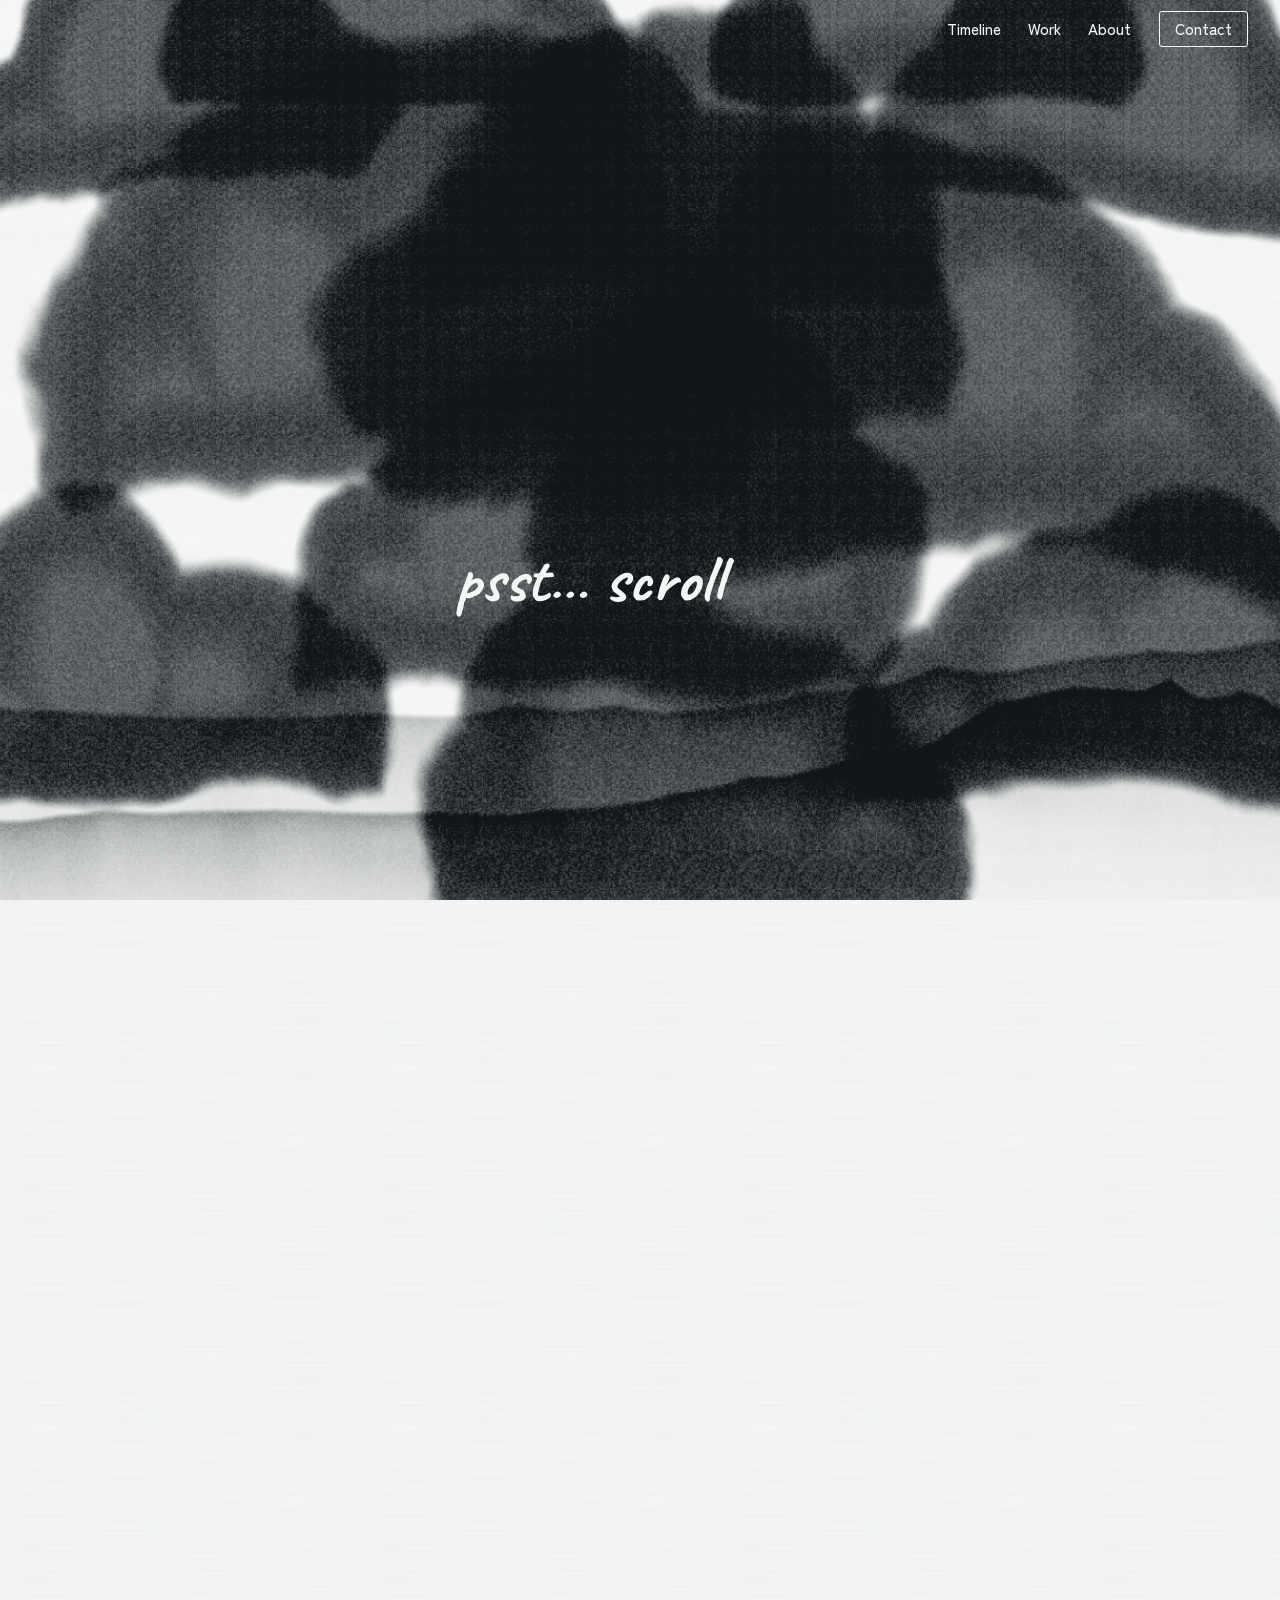
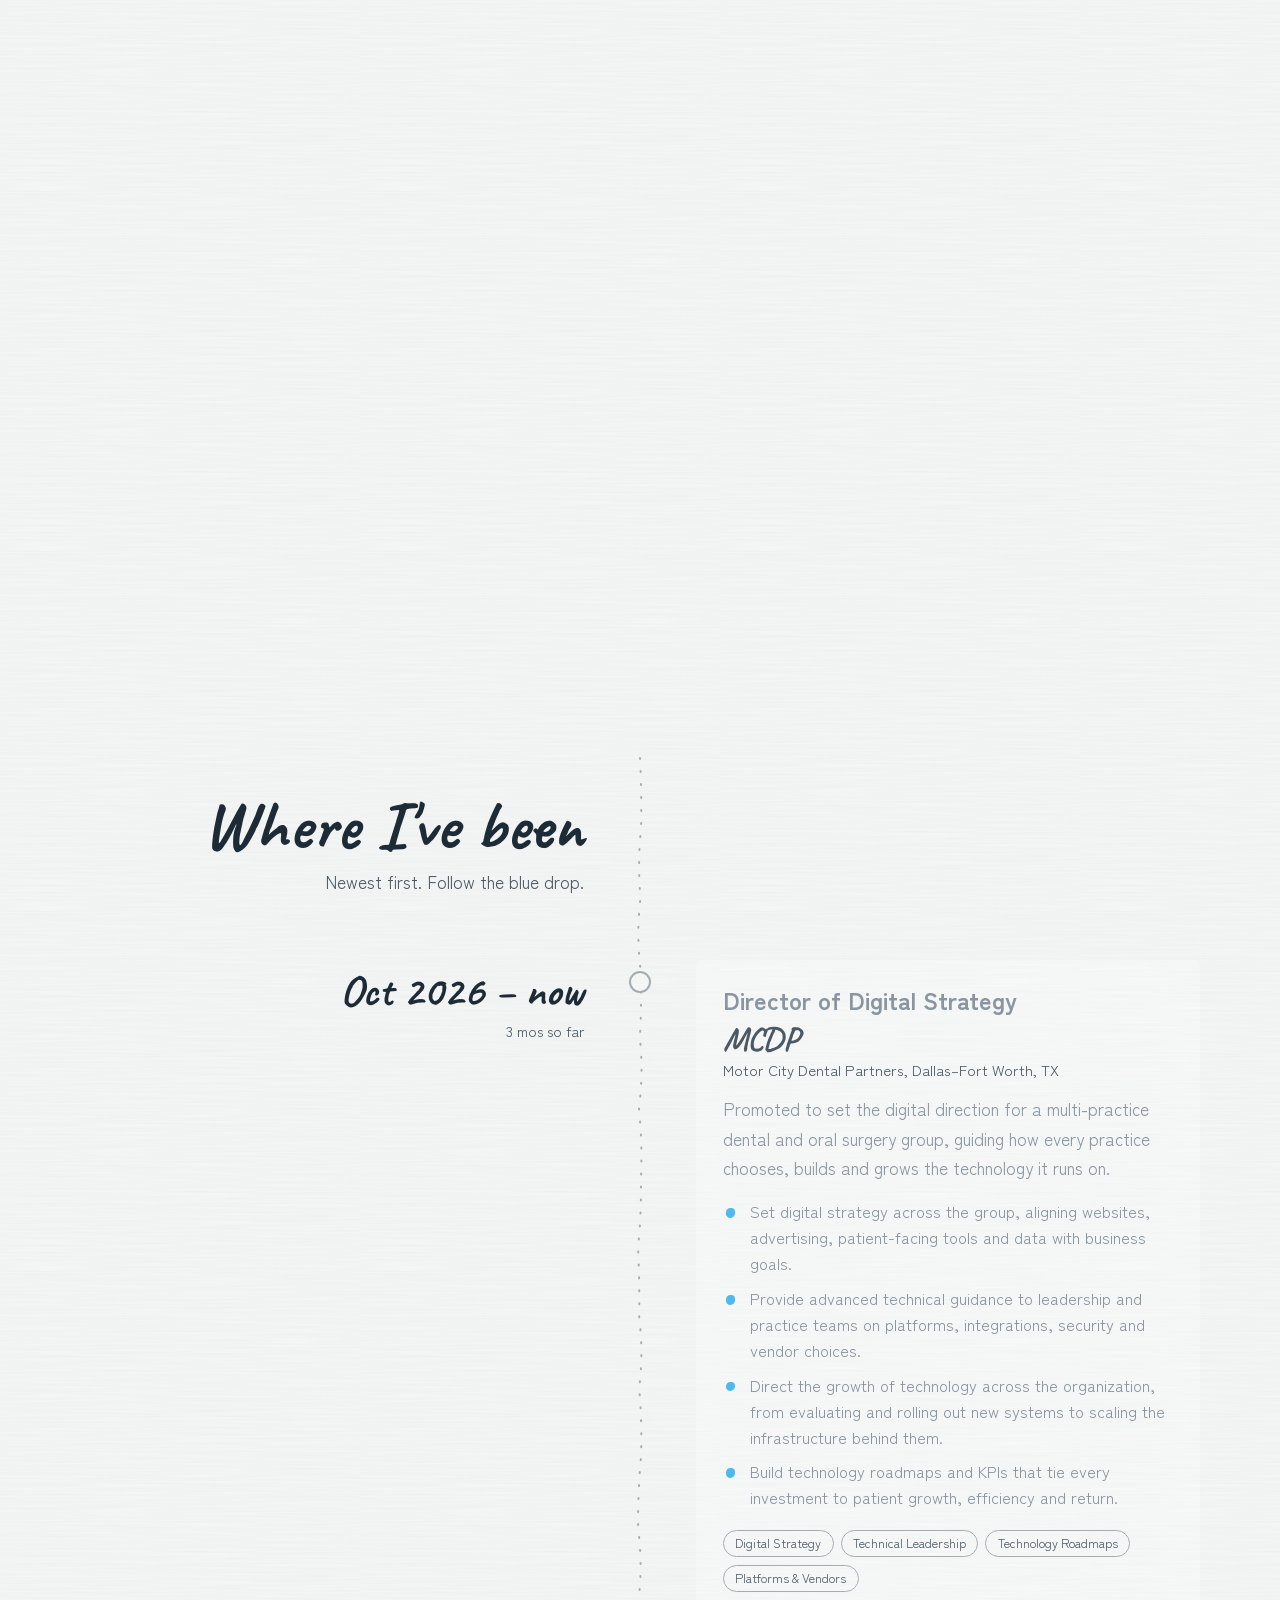
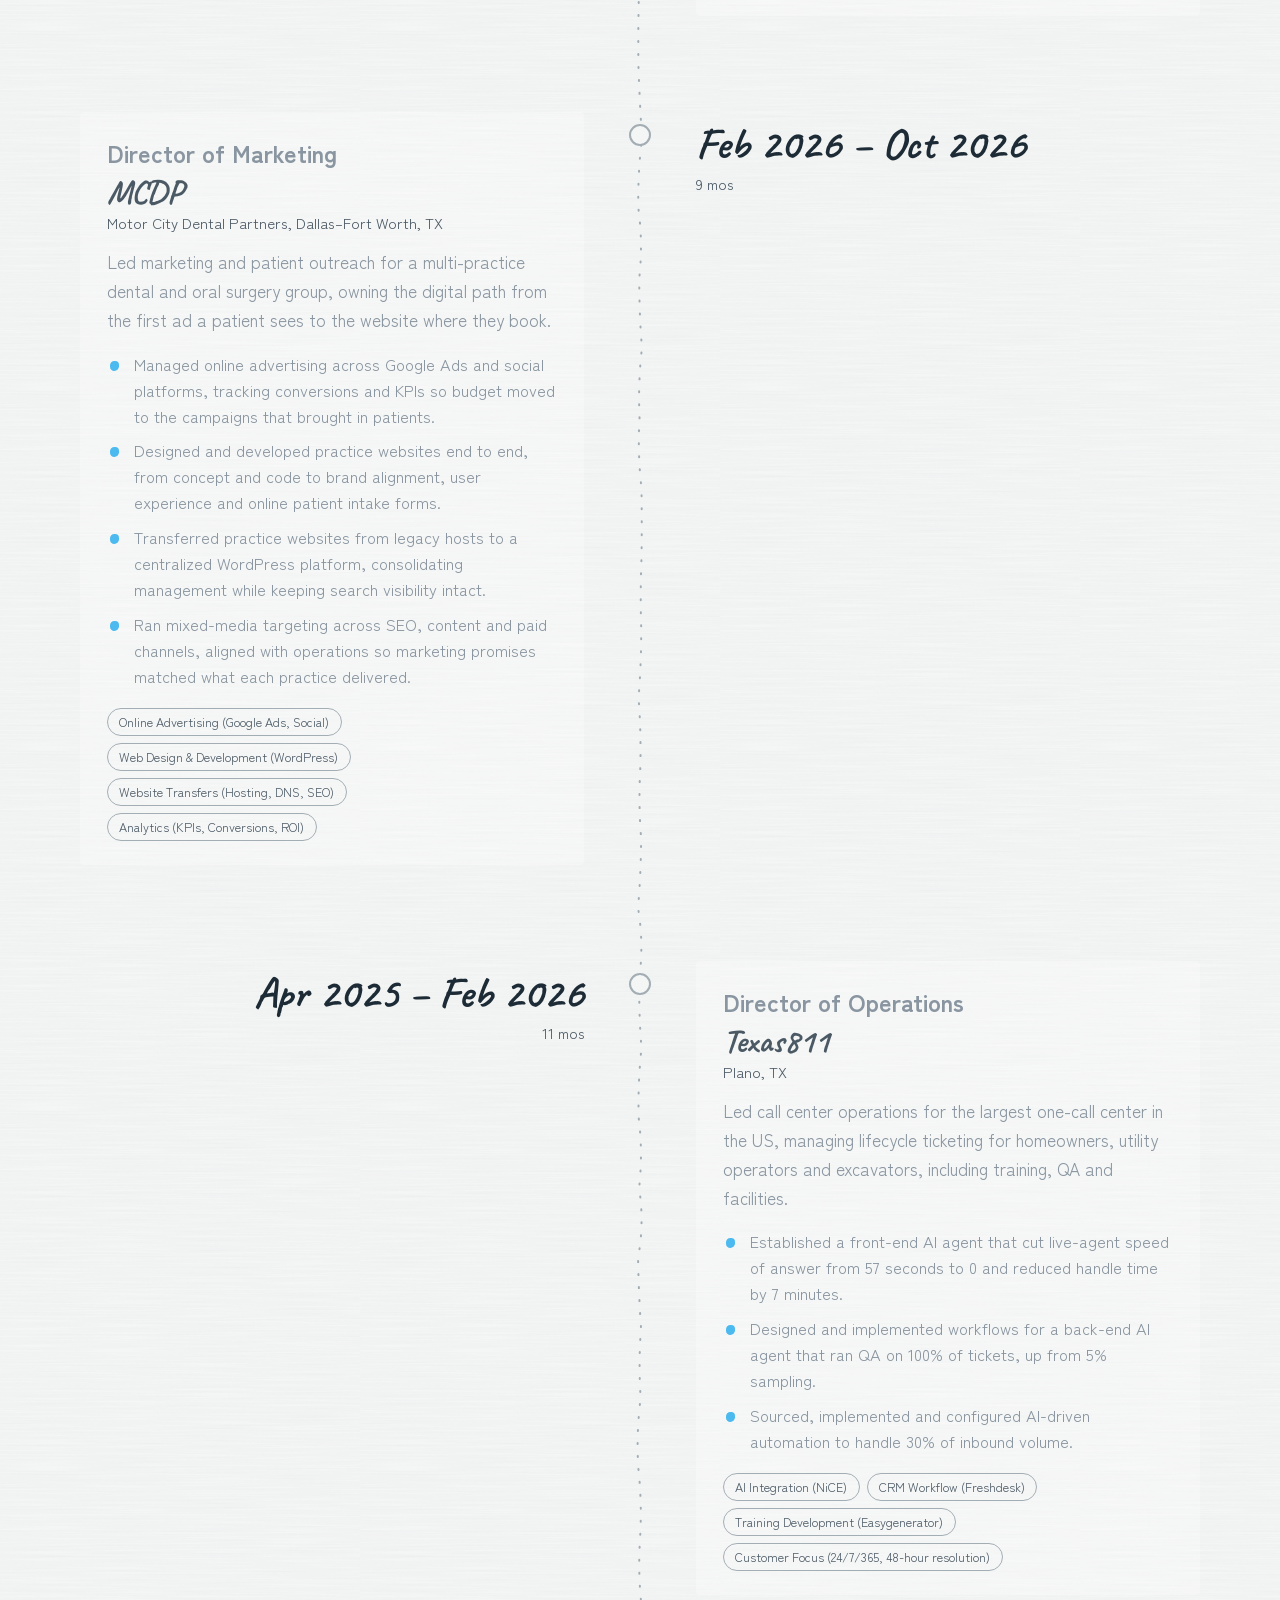
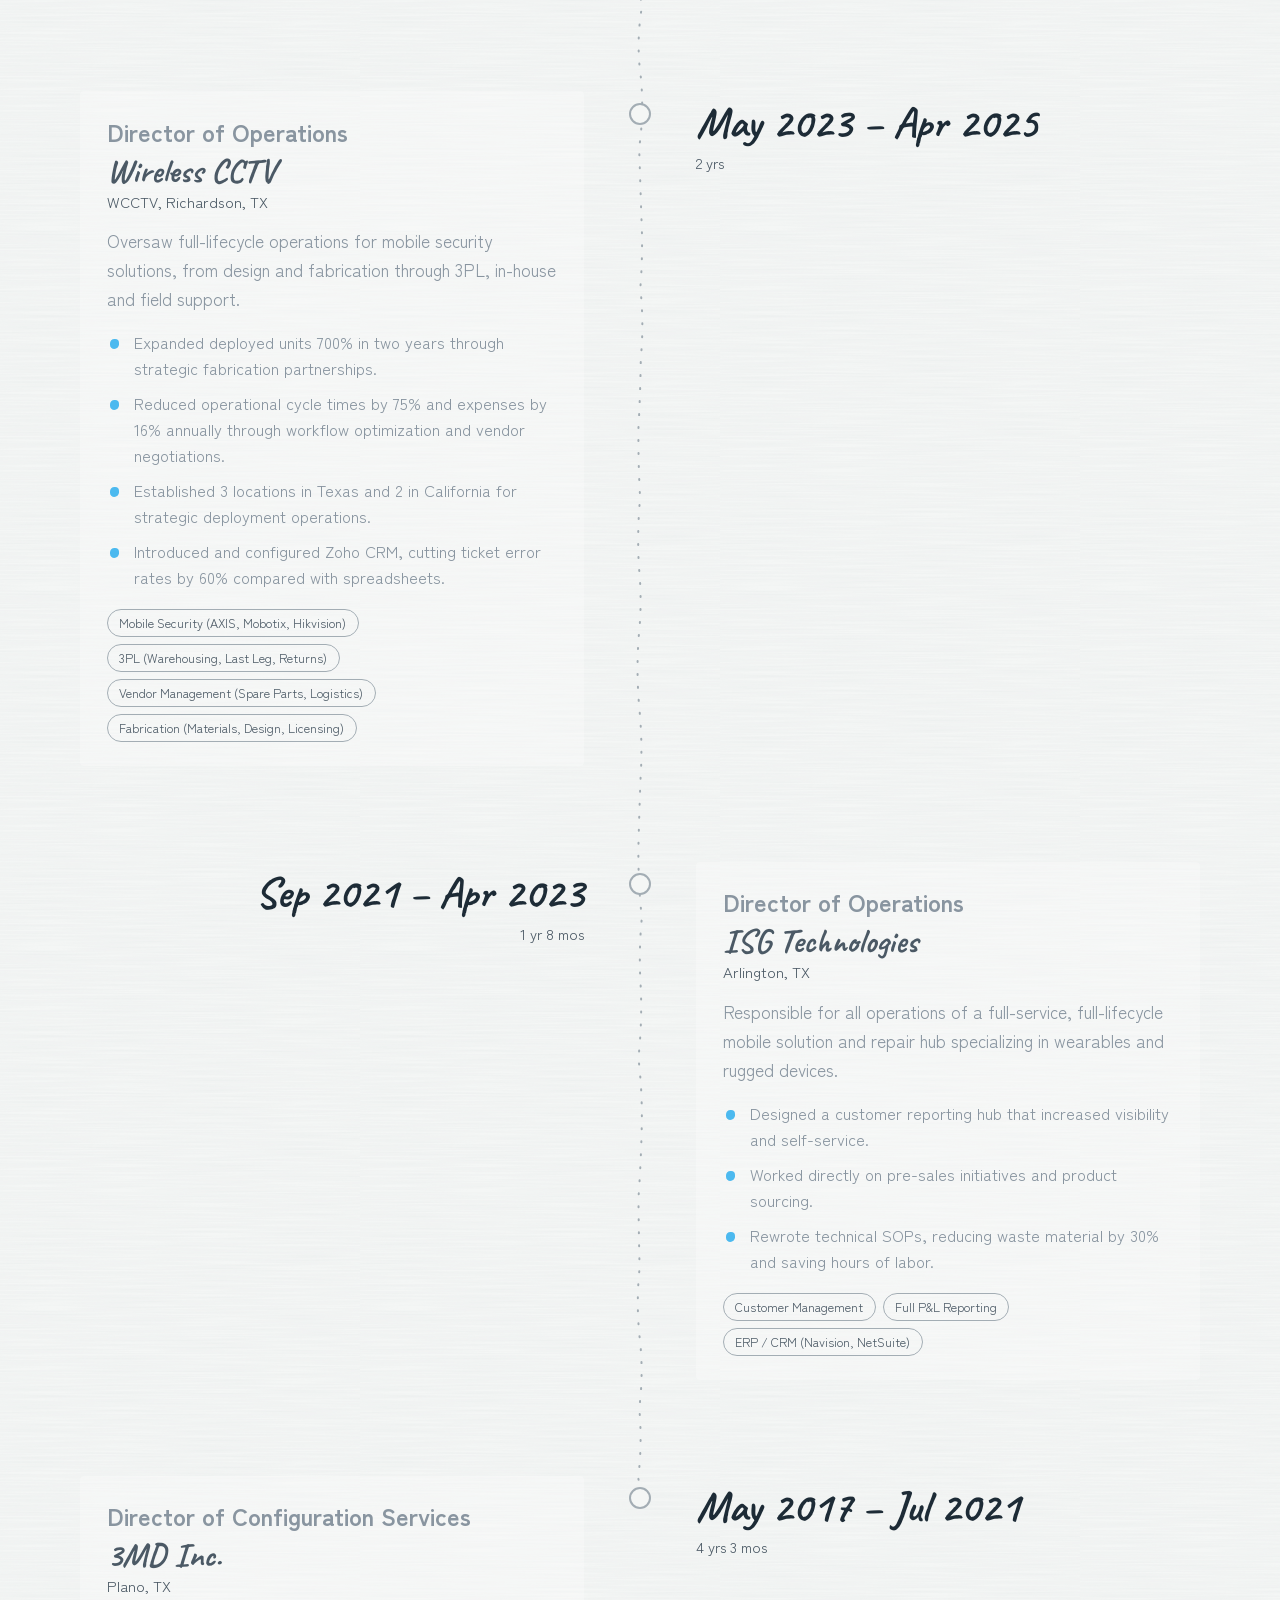
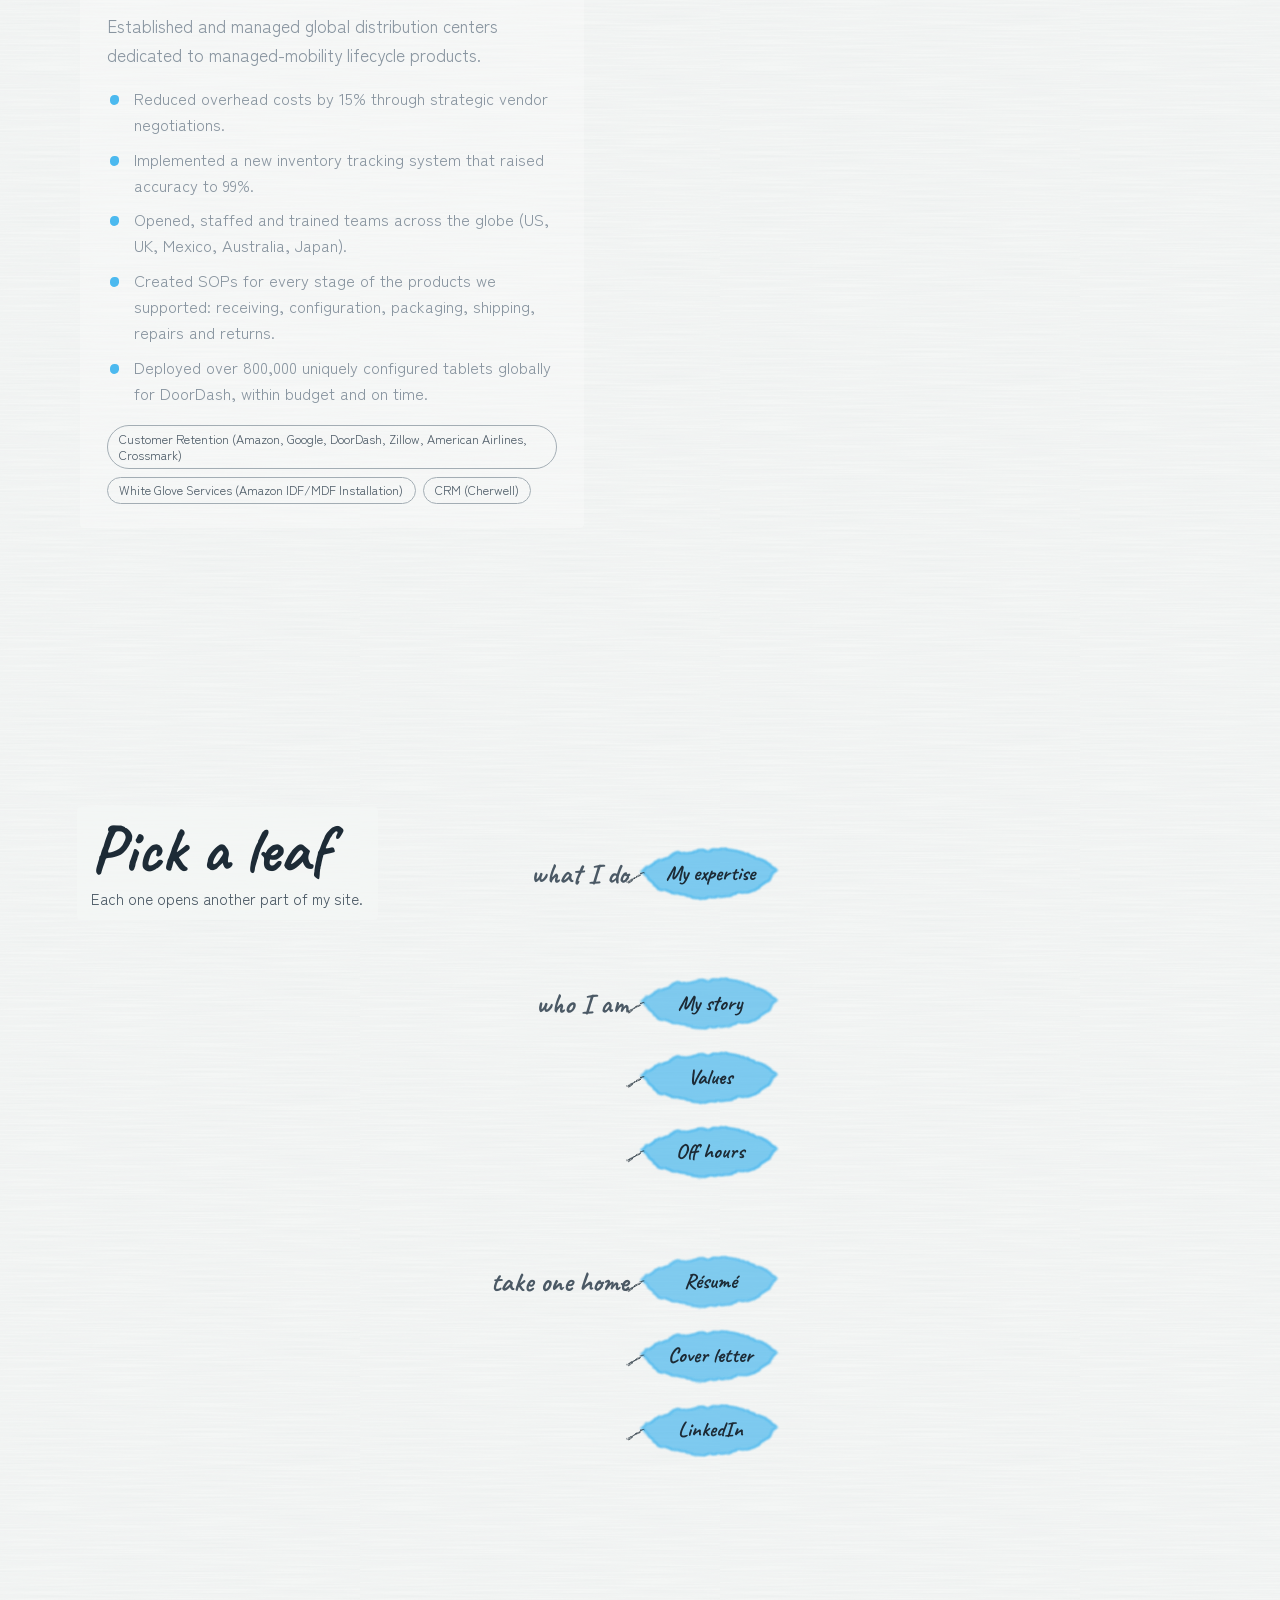
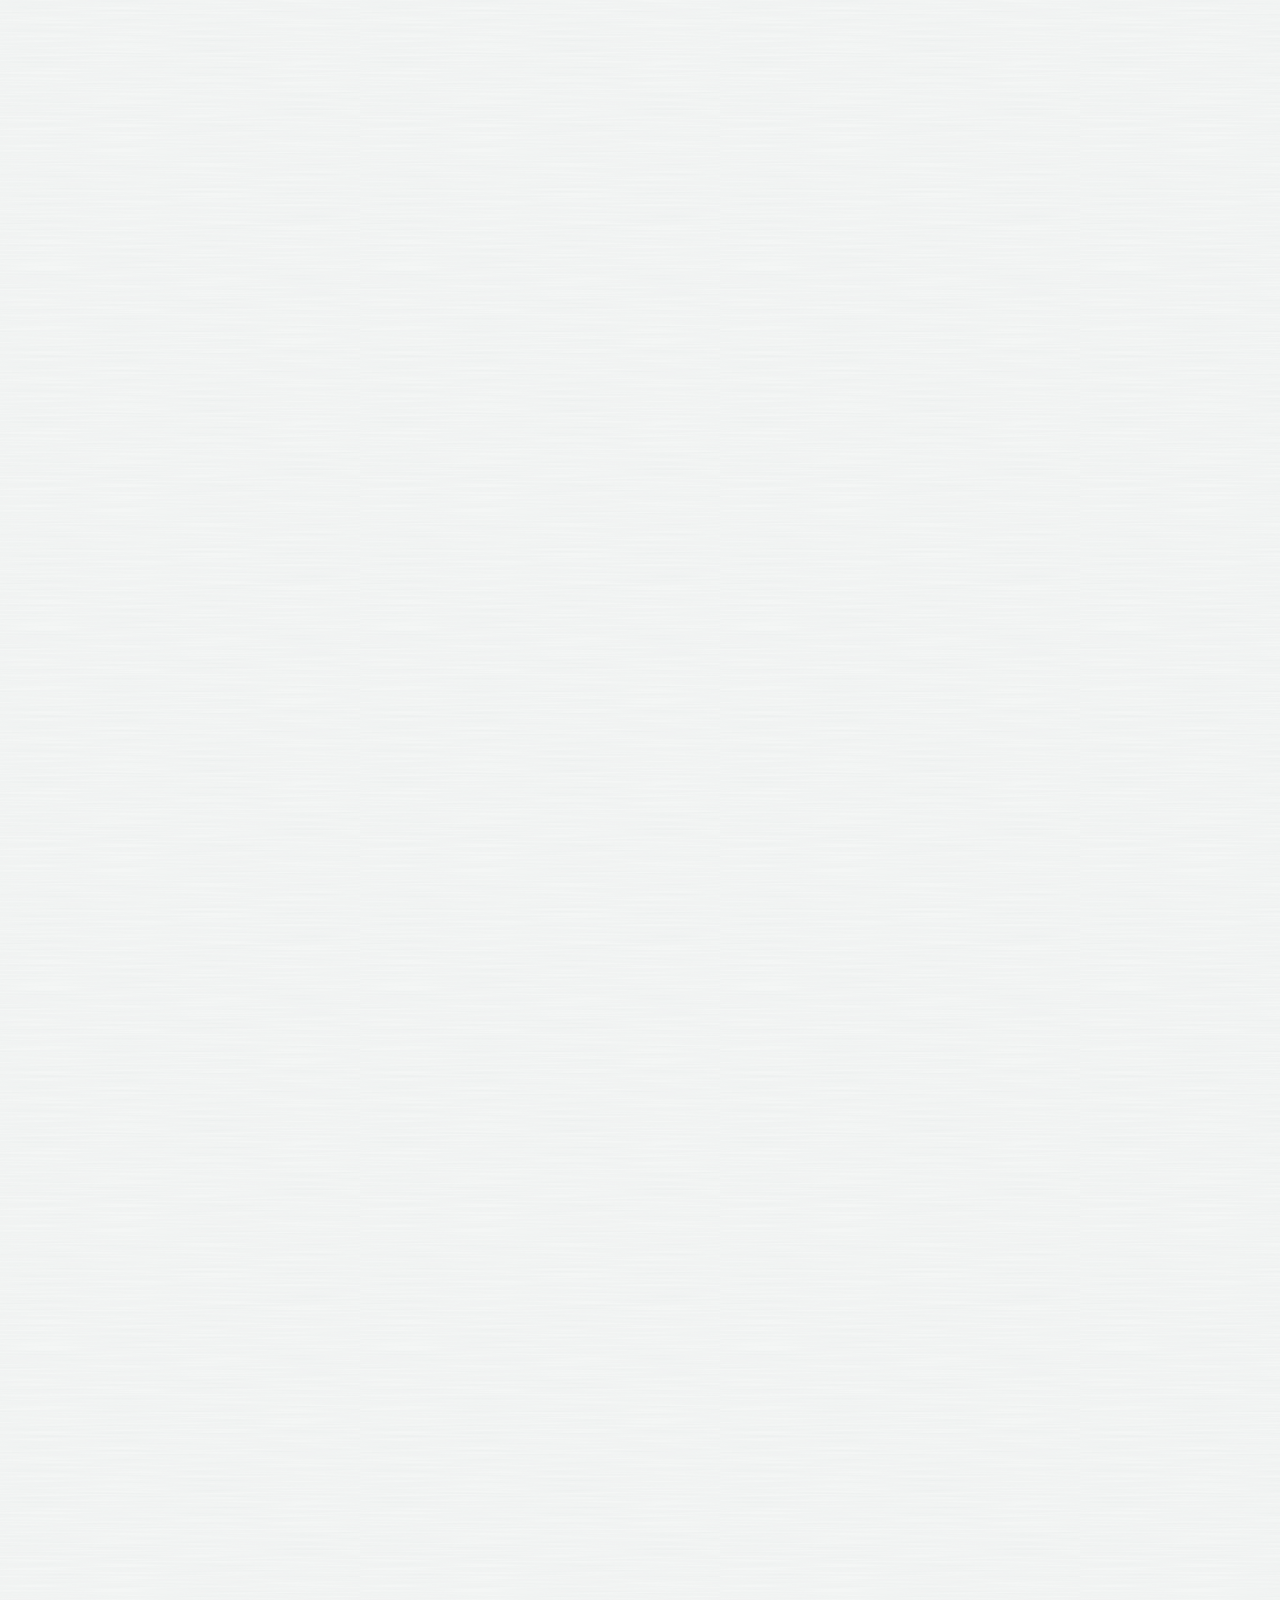
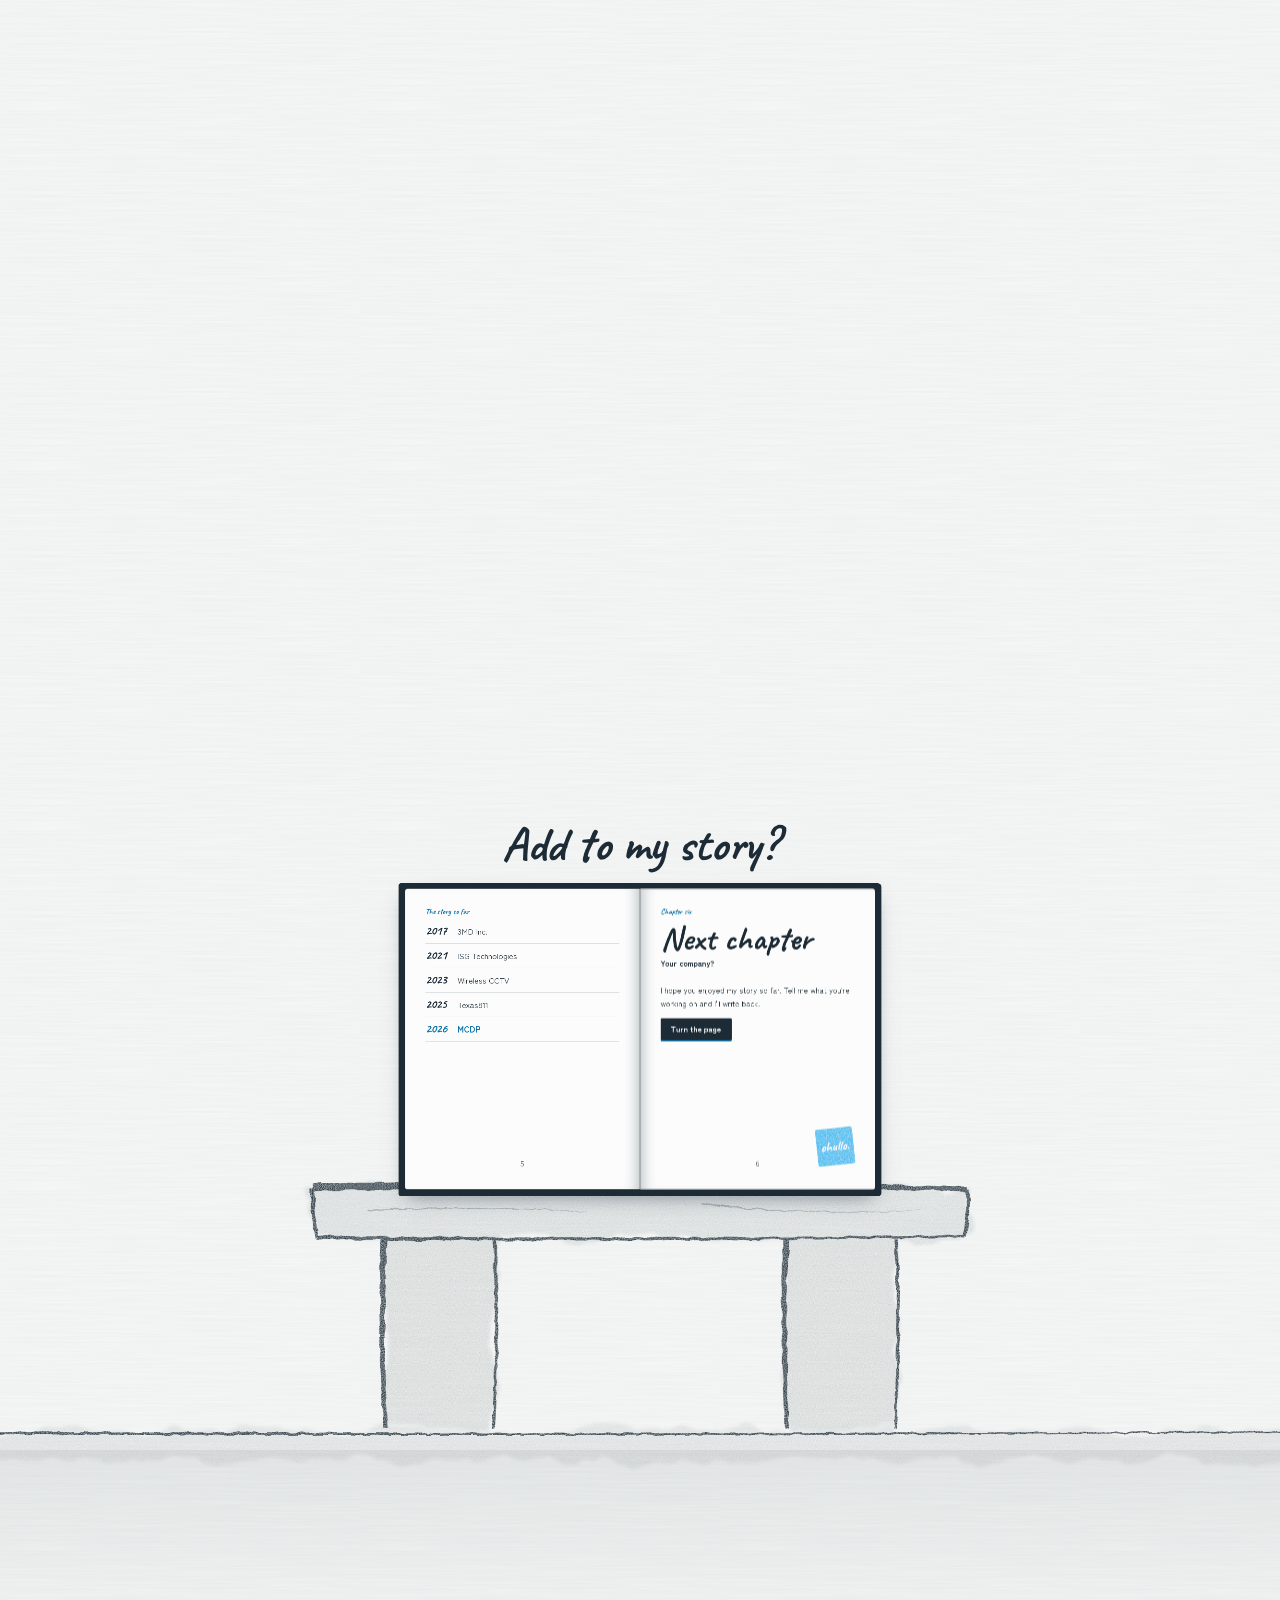
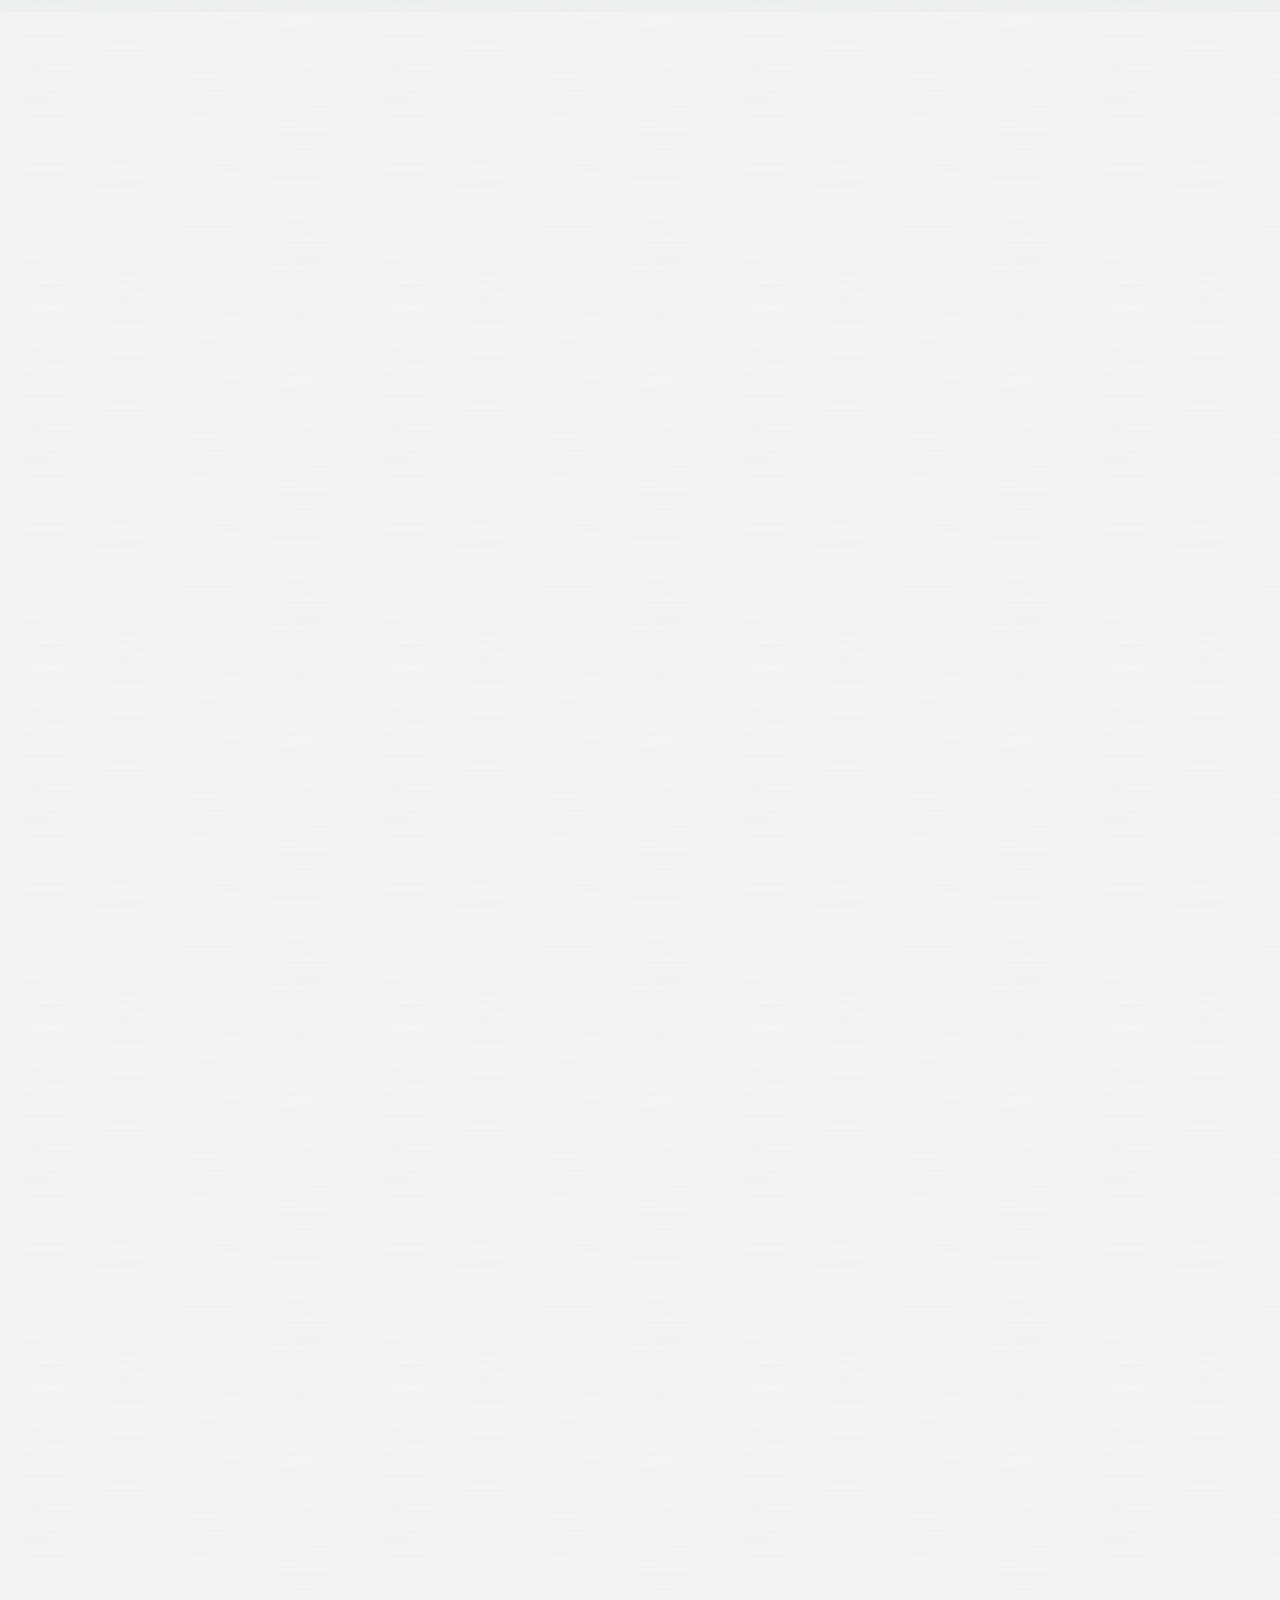
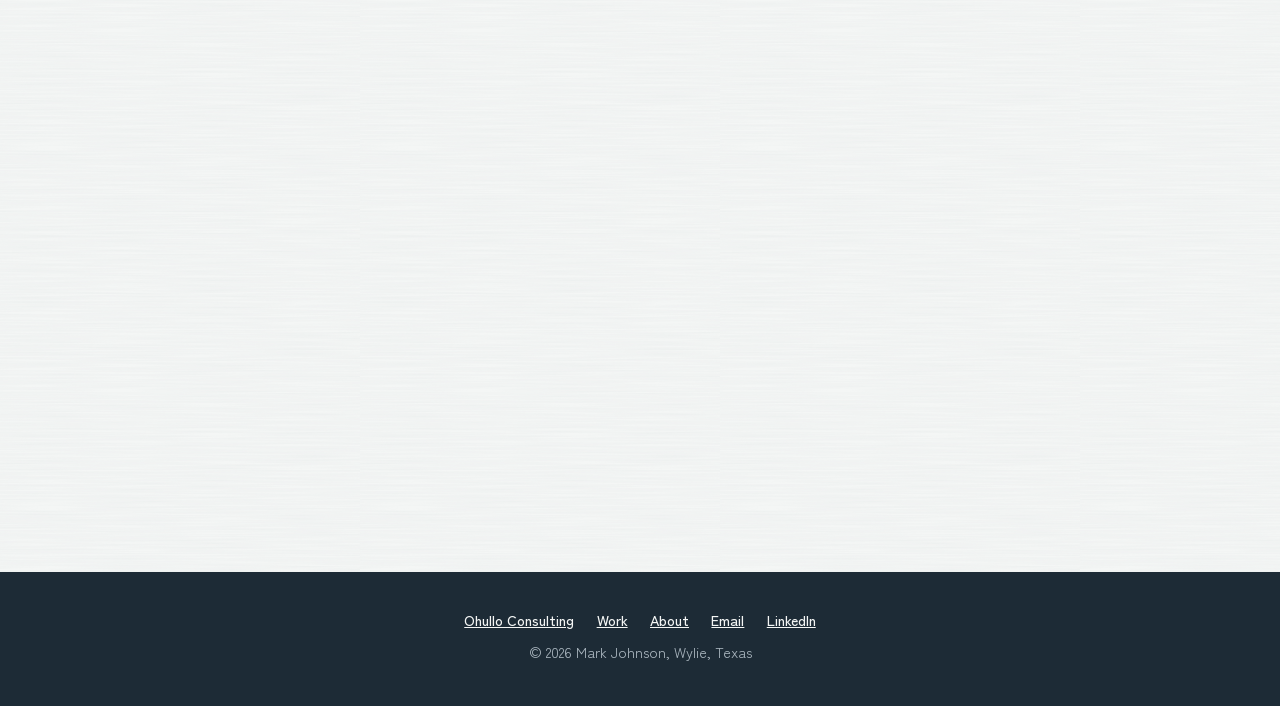
<file: mark/index.html>
<!DOCTYPE html>
<html lang="en">
<head>
<meta charset="utf-8">
<meta name="viewport" content="width=device-width, initial-scale=1">
<title>ohullo. Mark Johnson</title>
<meta name="description" content="Mark Johnson, Director of Digital Strategy at MCDP and operations leader. Twenty years of making things work.">
<link rel="canonical" href="https://ohullo.com/mark/">
<meta property="og:type" content="profile">
<meta property="og:site_name" content="Ohullo Consulting">
<meta property="og:url" content="https://ohullo.com/mark/">
<meta property="og:title" content="ohullo. Mark Johnson">
<meta property="og:description" content="Mark Johnson, Director of Digital Strategy at MCDP and operations leader. Twenty years of making things work.">
<meta property="og:image" content="https://ohullo.com/assets/og-image.jpg">
<meta name="twitter:card" content="summary_large_image">
<meta name="theme-color" content="#f4f6f5">
<link rel="icon" href="favicon.ico" sizes="48x48">
<link rel="icon" href="assets/favicon.svg" type="image/svg+xml">
<link rel="apple-touch-icon" href="assets/apple-touch-icon.png">
<script>document.documentElement.classList.add('js')</script>
<link rel="preconnect" href="https://fonts.googleapis.com">
<link rel="preconnect" href="https://fonts.gstatic.com" crossorigin>
<link href="https://fonts.googleapis.com/css2?family=Caveat:wght@500;700&family=Zen+Kaku+Gothic+New:wght@400;500;700&display=swap" rel="stylesheet">
<link rel="stylesheet" href="assets/css/site.css">
<style>
/* ---------- scene 1: ink clouds part to reveal the logo ---------- */
.sky{position:relative;height:300vh}
.stage{position:sticky;top:0;height:100vh;overflow:hidden}
.enso{position:absolute;right:8%;top:11%;width:clamp(110px,17vmin,210px);aspect-ratio:1;z-index:1;overflow:visible;will-change:transform}
.hero{position:absolute;inset:0;z-index:2;display:flex;flex-direction:column;align-items:center;justify-content:center;text-align:center;padding:0 16px 14vh}
.logo{font-family:var(--hand);font-weight:700;font-size:clamp(5.6rem,22vw,15rem);line-height:.82;margin:0;color:var(--ink);white-space:nowrap;letter-spacing:-.01em}
.logo .word{filter:url(#inkText);display:inline-block;will-change:transform}
.logo .dot{display:inline-block;width:.15em;height:.15em;border-radius:50%;background:var(--blue);margin-left:.03em}
.intro{margin-top:1.4rem;max-width:32rem;will-change:opacity}
.intro .hi{display:block;font-family:var(--hand);font-weight:700;font-size:clamp(2rem,4.4vw,2.7rem);line-height:1}
.intro p{margin:.5rem 0 0;color:var(--ink-soft)}
#living{position:fixed;inset:0;width:100%;height:100%;display:block;z-index:0;pointer-events:none}
main,footer{position:relative;z-index:1}
.logo,.enso{will-change:opacity}
.hint{position:absolute;left:0;top:0;z-index:4;margin:0;font-family:var(--hand);font-weight:700;color:var(--paper);white-space:nowrap;will-change:transform,opacity}
.seed{position:fixed;left:0;top:0;width:20px;height:20px;z-index:30;pointer-events:none;display:none;will-change:transform}
.seed i{display:block;width:100%;height:100%;background:var(--blue);border-radius:50%;transition:border-radius .2s}
.seed.falling i{border-radius:0 50% 50% 50%;transform:rotate(45deg)}

/* ---------- scene 2: the ink drop draws the timeline ---------- */
.tl{position:relative;z-index:5;margin-top:-38vh;padding:0 clamp(1rem,4vw,2rem) 6rem}
.tl-inner{position:relative;max-width:1120px;margin:0 auto}
.tl-line{position:absolute;top:0;left:50%;margin-left:-10px;width:20px;overflow:visible;pointer-events:none;will-change:transform}
.tl-line .guide{stroke:var(--ink-faint);stroke-width:2;stroke-dasharray:1 12;stroke-linecap:round;fill:none}
.tl-line .halo{stroke:var(--blue);stroke-opacity:.18;stroke-width:15;stroke-linecap:round;fill:none}
.tl-line .trail{stroke:var(--blue);stroke-width:4.5;stroke-linecap:round;fill:none}
.tl-head,.job{display:grid;grid-template-columns:1fr 1fr;column-gap:clamp(4rem,9vw,7rem)}
.tl-head{padding:2.2rem 0 1rem}
.tl-head div{grid-column:1;text-align:right}
.tl-head h2{font-family:var(--hand);font-weight:700;font-size:clamp(2.8rem,6vw,4.3rem);line-height:.95;margin:0}
.tl-head p{margin:.5rem 0 0;color:var(--ink-soft)}
.jobs{list-style:none;margin:0;padding:0}
.job{position:relative;padding:3rem 0}
.job .when,.job .card{grid-row:1}
.job:nth-child(odd) .when{grid-column:1;text-align:right}
.job:nth-child(odd) .card{grid-column:2}
.job:nth-child(even) .when{grid-column:2}
.job:nth-child(even) .card{grid-column:1}
.when{padding-top:.6rem}
.dates{display:block;font-family:var(--hand);font-weight:700;font-size:clamp(2.1rem,3.4vw,2.8rem);line-height:1}
.dur{display:block;color:var(--ink-soft);font-size:.92rem;margin-top:.35rem}
.node{position:absolute;left:50%;top:calc(3rem + 1.4rem);width:22px;height:22px;margin:-11px 0 0 -11px;border-radius:50%;background:var(--paper);border:2px solid var(--ink-faint);transition:background .4s,border-color .4s,transform .4s}
.job.inked .node{background:var(--blue);border-color:var(--blue);transform:scale(1.15)}
.card{position:relative;isolation:isolate;background:rgba(251,252,251,.82);border-radius:4px;padding:1.6rem 1.7rem 1.5rem;transition:background .8s,color .8s}
.card::before{content:"";position:absolute;inset:-20px -26px;z-index:-1;background:var(--wash) center/100% 100% no-repeat;transition:opacity 1s}
.js .job:not(.inked) .card{background:rgba(251,252,251,.35);color:#8995a0}
.js .job:not(.inked) .card::before{opacity:0}
.role{font-size:clamp(1.25rem,1.1rem + .55vw,1.5rem);line-height:1.25;margin:0;font-weight:700}
.org{margin:.5rem 0 .9rem;color:var(--ink-soft);font-size:.93rem;line-height:1.35}
.org b{display:block;font-family:var(--hand);font-weight:700;font-size:2.1rem;line-height:1;color:var(--blue-deep);margin-bottom:.2rem}
.js .job:not(.inked) .org b{color:inherit}
.desc{margin:0 0 1rem}
.wins{list-style:none;margin:0 0 1.2rem;padding:0;display:grid;gap:.55rem}
.wins li{position:relative;padding-left:1.7rem;font-size:.95em;line-height:1.6}
.wins li::before{content:"";position:absolute;left:.15rem;top:.62em;width:.62rem;height:.62rem;border-radius:50% 45% 55% 50%;background:var(--blue);opacity:.75}
.tags{list-style:none;margin:0;padding:0;display:flex;flex-wrap:wrap;gap:.45rem}
.tags li{font-size:.78rem;line-height:1.3;padding:.3rem .7rem;border:1px solid var(--ink-faint);border-radius:999px;color:var(--ink-soft)}

/* ---------- scene 3: a tree fills the screen; its leaves fall into a line of links ---------- */
.grove{position:relative;z-index:5;height:360vh}
.gstage{position:sticky;top:0;height:100vh;overflow:hidden}
.tree-canvas{position:absolute;inset:0;width:100%;height:100%}
.living .tree-canvas{display:none}
.grove-head{position:absolute;z-index:3;left:clamp(1rem,6vw,5rem);top:15vh;max-width:19rem;padding:.6rem .9rem;background:rgba(244,246,245,.86);border-radius:4px}
.grove-head h2{font-family:var(--hand);font-weight:700;font-size:clamp(2.8rem,5.6vw,4.2rem);line-height:.95;margin:0}
.grove-head p{margin:.4rem 0 0;color:var(--ink-soft);font-size:.95rem;line-height:1.5}
.leaves{position:absolute;inset:0;z-index:4;pointer-events:none}
.leaf{position:absolute;left:0;top:0;width:var(--lw);aspect-ratio:160/70;pointer-events:auto;color:var(--ink);text-decoration:none;will-change:transform;transform-origin:50% 50%}
.leaf svg{position:absolute;inset:-14% -8%;width:116%;height:128%;overflow:visible}
.leaf .t{position:absolute;inset:0;display:grid;place-items:center;font-family:var(--hand);font-weight:700;font-size:calc(var(--lw)*.165);line-height:1;white-space:nowrap}
.leaf:hover .t,.leaf:focus-visible .t{color:var(--blue-deep)}
.leaf:hover svg{filter:brightness(1.06) saturate(1.2)}
.leaf:focus-visible{outline:none}
.leaf:focus-visible .t{text-decoration:underline;text-decoration-thickness:2px;text-underline-offset:4px}
.glabel{position:absolute;top:0;margin:0;font-family:var(--hand);font-weight:700;font-size:clamp(1.5rem,2.2vw,1.9rem);line-height:1;color:var(--ink-soft);opacity:0;transform:translateY(-50%);text-align:right;white-space:nowrap}
.anchor{position:absolute;left:0;top:calc((100% - 100vh)*.88)}

/* ---------- scene 4: the bench and the book ---------- */
.bench-scene{position:relative;height:340vh}
.bnote{position:absolute;left:0;right:0;top:12vh;z-index:2;margin:0;text-align:center;font-family:var(--hand);font-weight:700;font-size:clamp(2rem,4.6vw,3rem);line-height:1;padding:0 16px}
.world{--W:min(940px,92vw);--H:calc(var(--W)*.64);--PW:calc(var(--W)/2);--BW:calc(var(--W)*1.45);--BH:calc(var(--BW)*.4);position:absolute;left:50%;top:50%;width:0;height:0;transform-origin:0 0;will-change:transform}
.ground{position:absolute;left:-6000px;width:12000px;top:calc(var(--H)*.5 + var(--BH)*.955);height:6000px;background:linear-gradient(rgba(29,43,54,.07),rgba(29,43,54,0) 420px)}
.bench{position:absolute;left:calc(var(--BW)*-.5);top:calc(var(--H)*.5 - var(--BH)*.07);width:var(--BW);height:var(--BH);overflow:visible}
.book{position:absolute;left:calc(var(--W)*-.5);top:calc(var(--H)*-.5);width:var(--W);height:var(--H);perspective:calc(var(--W)*2.6)}
.book .cover{position:absolute;inset:-11px -13px -13px -13px;background:var(--ink);border-radius:5px 8px 7px 5px;box-shadow:0 18px 40px -18px rgba(29,43,54,.5)}
.page,.face{background:var(--paper-hi);border:1.5px solid rgba(29,43,54,.55);overflow:hidden;container-type:inline-size;padding:calc(var(--PW)*.08) calc(var(--PW)*.085)}
.page{position:absolute;top:0;bottom:0;width:50%;display:flex;flex-direction:column}
.page.l{left:0;border-radius:6px 2px 2px 5px;box-shadow:inset -26px 0 28px -22px rgba(29,43,54,.3)}
.page.r{left:50%;border-radius:2px 6px 5px 2px;box-shadow:inset 26px 0 28px -22px rgba(29,43,54,.3)}
.turn{position:absolute;top:0;bottom:0;left:50%;width:50%;transform-origin:0 50%;transform-style:preserve-3d;transform:rotateY(calc(var(--flip,1)*-180deg))}
.face{position:absolute;inset:0;-webkit-backface-visibility:hidden;backface-visibility:hidden;display:flex;flex-direction:column}
.face.front{border-radius:2px 6px 5px 2px;box-shadow:inset 26px 0 28px -22px rgba(29,43,54,.3)}
.face.front::after{content:"";position:absolute;inset:0;background:linear-gradient(90deg,rgba(29,43,54,var(--shade,0)),transparent 75%);pointer-events:none}
.face.back{transform:rotateY(180deg);border-radius:6px 2px 2px 5px;box-shadow:inset -26px 0 28px -22px rgba(29,43,54,.3)}
.book.single .page.l{display:none}
.book.single .page.r,.book.single .turn{left:0;width:100%}
.kicker{font-family:var(--hand);font-weight:700;font-size:clamp(1.5rem,8.5cqi,2.6rem);line-height:1;margin:0 0 .6em;color:var(--blue-deep)}
.pg{margin:auto 0 0;text-align:center;color:var(--ink-soft);font-size:.85rem}
.story{list-style:none;margin:0;padding:0;display:grid;gap:.15rem}
.story li{display:grid;grid-template-columns:4.2rem 1fr;align-items:baseline;border-bottom:1px solid rgba(29,43,54,.14);padding:.55em 0;font-size:clamp(.9rem,4.2cqi,1.08rem)}
.story b{font-family:var(--hand);font-size:1.5em;line-height:1}
.story li:last-child{color:var(--blue-deep);font-weight:700}
.nc{font-family:var(--hand);font-weight:700;font-size:clamp(3rem,17cqi,6rem);line-height:.85;margin:.15em 0 .1em}
.nc-sub{font-size:clamp(1.1rem,5.6cqi,1.5rem);font-weight:700;margin:0 0 .8em}
.face p,.page p{font-size:clamp(.9rem,4cqi,1.05rem)}
.seal{--sw:clamp(58px,19cqi,92px);position:absolute;right:9%;bottom:8%;width:var(--sw);aspect-ratio:1;display:grid;place-items:center;background:var(--blue);color:var(--paper-hi);font-family:var(--hand);font-weight:700;font-size:calc(var(--sw)*.37);line-height:1;white-space:nowrap;text-align:center;border-radius:4px;transform:rotate(-6deg);filter:url(#stamp);opacity:.92}
.turn-btn,.send{display:inline-block;align-self:flex-start;font:inherit;font-weight:700;font-size:1rem;color:var(--paper-hi);background:var(--ink);border:0;border-radius:3px;padding:.6rem 1.35rem;text-decoration:none;cursor:pointer;box-shadow:0 3px 0 var(--blue)}
.turn-btn:hover,.send:hover{background:var(--blue-deep);color:#fff}
.reach{list-style:none;margin:0 0 1.2rem;padding:0;display:grid}
.reach li{display:grid;grid-template-columns:5.4rem 1fr;gap:.5rem;padding:.6em 0;border-bottom:1px solid rgba(29,43,54,.14);font-size:clamp(.88rem,4cqi,1.02rem);align-items:baseline;overflow-wrap:anywhere}
.reach span{color:var(--ink-soft);font-size:.9em}
.dl{font-weight:700}
form.inq{display:flex;flex-direction:column;gap:clamp(.55rem,2.6cqi,.95rem);flex:1}
.inq label{display:block;font-weight:700;font-size:clamp(.86rem,3.8cqi,.98rem)}
.inq input,.inq textarea{display:block;width:100%;margin-top:.15rem;font:inherit;font-size:16px;font-weight:400;color:var(--ink);background:transparent;border:0;border-bottom:1.5px solid var(--ink);border-radius:0;padding:.35rem .1rem;outline:none}
.inq textarea{resize:none;background:repeating-linear-gradient(transparent 0 calc(1.7em - 1px),rgba(19,164,236,.25) calc(1.7em - 1px) 1.7em);line-height:1.7em;padding-top:0;border-bottom:0}
.inq input:focus,.inq textarea:focus{border-color:var(--blue);box-shadow:0 1.5px 0 var(--blue)}
.inq .hp{position:absolute;left:-9999px;width:1px;height:1px;opacity:0}
.status{min-height:1.4em;margin:0;font-size:.9rem}
.status.err{color:#b4322a}
.sent{display:grid;place-items:center;text-align:center;flex:1}
.book .sent .done{font-size:clamp(2.2rem,12cqi,3.4rem)}
.form-alt{display:none;margin:.6rem 0 0;font-size:.85rem;color:var(--ink-soft)}
.book.single .form-alt{display:block}

/* ---------- small screens ---------- */
@media (max-width:820px){
  .tl-line{left:20px}
  .tl-head,.job{grid-template-columns:1fr;padding-left:50px}
  .tl-head div{text-align:left}
  .job:nth-child(n) .when{grid-column:1;grid-row:1;text-align:left;padding:0 0 .8rem}
  .job:nth-child(n) .card{grid-column:1;grid-row:2}
  .node{left:20px;top:calc(3rem + 1.1rem)}
  .card{padding:1.3rem 1.2rem 1.2rem}
  .card::before{inset:-12px -12px}
  .grove-head{left:50%;top:70px;transform:translateX(-50%);text-align:center;max-width:none;width:max-content;padding:.3rem .8rem}
  .grove-head h2{font-size:2.6rem}
  .grove-head p{display:none}
}

/* ---------- reduced motion: every scene in its finished state ---------- */
html.rm .sky,html.rm .grove,html.rm .bench-scene{height:auto}
html.rm .stage,html.rm .gstage{position:relative}
html.rm .hint{display:none}
html.rm .tl{margin-top:0}
html.rm .bnote{display:none}
@media (prefers-reduced-motion:reduce){html{scroll-behavior:auto}.node,.card,.card::before{transition:none}}
</style>
</head>
<body>
<a class="skip" href="#contact">Skip to the contact form</a>

<!-- watercolor and ink filters shared by every painted shape -->
<svg width="0" height="0" style="position:absolute" aria-hidden="true">
  <defs>
    <filter id="wash" x="-25%" y="-25%" width="150%" height="150%" color-interpolation-filters="sRGB">
      <feTurbulence type="fractalNoise" baseFrequency=".016" numOctaves="3" seed="4" result="n"/>
      <feDisplacementMap in="SourceGraphic" in2="n" scale="34" xChannelSelector="R" yChannelSelector="G" result="d"/>
      <feGaussianBlur in="d" stdDeviation="2.2" result="soft"/>
      <feMorphology in="soft" operator="erode" radius="5" result="inner"/>
      <feComposite in="soft" in2="inner" operator="out" result="rim"/>
      <feGaussianBlur in="rim" stdDeviation="1.4" result="rimSoft"/>
      <feComponentTransfer in="soft" result="body"><feFuncA type="table" tableValues="0 .52"/></feComponentTransfer>
      <feTurbulence type="fractalNoise" baseFrequency=".85" numOctaves="2" seed="9" result="g"/>
      <feColorMatrix in="g" type="matrix" values="0 0 0 0 0  0 0 0 0 0  0 0 0 0 0  0 0 0 -1.3 1.3" result="ga"/>
      <feMerge result="paint"><feMergeNode in="body"/><feMergeNode in="rimSoft"/></feMerge>
      <feComposite in="paint" in2="ga" operator="in"/>
    </filter>
    <filter id="washS" x="-30%" y="-30%" width="160%" height="160%" color-interpolation-filters="sRGB">
      <feTurbulence type="fractalNoise" baseFrequency=".05" numOctaves="3" seed="6" result="n"/>
      <feDisplacementMap in="SourceGraphic" in2="n" scale="9" xChannelSelector="R" yChannelSelector="G" result="d"/>
      <feGaussianBlur in="d" stdDeviation=".9" result="soft"/>
      <feMorphology in="soft" operator="erode" radius="1.6" result="inner"/>
      <feComposite in="soft" in2="inner" operator="out" result="rim"/>
      <feComponentTransfer in="soft" result="body"><feFuncA type="table" tableValues="0 .55"/></feComponentTransfer>
      <feMerge><feMergeNode in="body"/><feMergeNode in="rim"/></feMerge>
    </filter>
    <filter id="ink" x="-10%" y="-10%" width="120%" height="120%" color-interpolation-filters="sRGB">
      <feTurbulence type="fractalNoise" baseFrequency=".06" numOctaves="2" seed="2" result="n"/>
      <feDisplacementMap in="SourceGraphic" in2="n" scale="5" xChannelSelector="R" yChannelSelector="G" result="d"/>
      <feGaussianBlur in="d" stdDeviation=".45" result="b"/>
      <feTurbulence type="fractalNoise" baseFrequency=".75" numOctaves="2" seed="5" result="g"/>
      <feColorMatrix in="g" type="matrix" values="0 0 0 0 0  0 0 0 0 0  0 0 0 0 0  0 0 0 -1.1 1.2" result="ga"/>
      <feComposite in="b" in2="ga" operator="in"/>
    </filter>
    <filter id="inkText" x="-5%" y="-10%" width="110%" height="120%">
      <feTurbulence type="fractalNoise" baseFrequency=".05" numOctaves="2" seed="11" result="n"/>
      <feDisplacementMap in="SourceGraphic" in2="n" scale="4" xChannelSelector="R" yChannelSelector="G" result="d"/>
      <feGaussianBlur in="d" stdDeviation=".35"/>
    </filter>
    <filter id="stamp" x="-5%" y="-5%" width="110%" height="110%">
      <feTurbulence type="fractalNoise" baseFrequency=".9" numOctaves="2" seed="3" result="g"/>
      <feColorMatrix in="g" type="matrix" values="0 0 0 0 0  0 0 0 0 0  0 0 0 0 0  0 0 0 -1.6 1.45" result="ga"/>
      <feComposite in="SourceGraphic" in2="ga" operator="in"/>
    </filter>
  </defs>
</svg>

<header class="top on-ink" id="top">
  <a class="brand" href="#sky" aria-label="ohullo, back to the top">ohullo<i></i></a>
  <nav aria-label="Site">
    <a href="#timeline">Timeline</a>
    <a href="work.html">Work</a>
    <a href="about.html">About</a>
    <a class="pill" href="#contact">Contact</a>
  </nav>
</header>

<canvas id="living" aria-hidden="true"></canvas>
<main>
<!-- ===== 1. Ink clouds part, turning brand blue, to reveal the logo ===== -->
<section class="sky" id="sky" aria-label="Welcome">
  <div class="stage">
    <svg class="enso" id="enso" viewBox="0 0 200 200" aria-hidden="true"></svg>
    <div class="hero">
      <h1 class="logo" id="logo"><span class="word">ohullo</span><span class="dot" id="logoDot"></span><span class="sr-only">. Mark Johnson</span></h1>
      <div class="intro" id="intro">
        <span class="hi">Hi, I'm Mark Johnson.</span>
        <p>Director of Digital Strategy at MCDP, and twenty years of making operations work before that.</p>
      </div>
    </div>
    <p class="hint" id="hint" aria-hidden="true">psst… scroll</p>
  </div>
</section>
<div class="seed" id="seed" aria-hidden="true"><i></i></div>

<!-- ===== 2. The blue drop falls and draws the work timeline ===== -->
<section class="tl" id="timeline" aria-labelledby="tlTitle">
  <div class="tl-inner">
    <svg class="tl-line" id="tlLine" aria-hidden="true"><path class="guide"/><path class="halo"/><path class="trail"/></svg>
    <div class="tl-head"><div>
      <h2 id="tlTitle">Where I've been</h2>
      <p>Newest first. Follow the blue drop.</p>
    </div></div>

    <ol class="jobs">
      <li class="job">
        <div class="when"><span class="dates">Oct 2026 – now</span><span class="dur" data-since="2026-10">Current role</span></div>
        <article class="card">
          <h3 class="role">Director of Digital Strategy</h3>
          <p class="org"><b>MCDP</b>Motor City Dental Partners, Dallas–Fort Worth, TX</p>
          <p class="desc">Promoted to set the digital direction for a multi-practice dental and oral surgery group, guiding how every practice chooses, builds and grows the technology it runs on.</p>
          <ul class="wins">
            <li>Set digital strategy across the group, aligning websites, advertising, patient-facing tools and data with business goals.</li>
            <li>Provide advanced technical guidance to leadership and practice teams on platforms, integrations, security and vendor choices.</li>
            <li>Direct the growth of technology across the organization, from evaluating and rolling out new systems to scaling the infrastructure behind them.</li>
            <li>Build technology roadmaps and KPIs that tie every investment to patient growth, efficiency and return.</li>
          </ul>
          <ul class="tags" aria-label="Tools and focus areas">
            <li>Digital Strategy</li>
            <li>Technical Leadership</li>
            <li>Technology Roadmaps</li>
            <li>Platforms &amp; Vendors</li>
          </ul>
        </article>
        <span class="node" aria-hidden="true"></span>
      </li>

      <li class="job">
        <div class="when"><span class="dates">Feb 2026 – Oct 2026</span><span class="dur">9 mos</span></div>
        <article class="card">
          <h3 class="role">Director of Marketing</h3>
          <p class="org"><b>MCDP</b>Motor City Dental Partners, Dallas–Fort Worth, TX</p>
          <p class="desc">Led marketing and patient outreach for a multi-practice dental and oral surgery group, owning the digital path from the first ad a patient sees to the website where they book.</p>
          <ul class="wins">
            <li>Managed online advertising across Google Ads and social platforms, tracking conversions and KPIs so budget moved to the campaigns that brought in patients.</li>
            <li>Designed and developed practice websites end to end, from concept and code to brand alignment, user experience and online patient intake forms.</li>
            <li>Transferred practice websites from legacy hosts to a centralized WordPress platform, consolidating management while keeping search visibility intact.</li>
            <li>Ran mixed-media targeting across SEO, content and paid channels, aligned with operations so marketing promises matched what each practice delivered.</li>
          </ul>
          <ul class="tags" aria-label="Tools and focus areas">
            <li>Online Advertising (Google Ads, Social)</li>
            <li>Web Design &amp; Development (WordPress)</li>
            <li>Website Transfers (Hosting, DNS, SEO)</li>
            <li>Analytics (KPIs, Conversions, ROI)</li>
          </ul>
        </article>
        <span class="node" aria-hidden="true"></span>
      </li>

      <li class="job">
        <div class="when"><span class="dates">Apr 2025 – Feb 2026</span><span class="dur">11 mos</span></div>
        <article class="card">
          <h3 class="role">Director of Operations</h3>
          <p class="org"><b>Texas811</b>Plano, TX</p>
          <p class="desc">Led call center operations for the largest one-call center in the US, managing lifecycle ticketing for homeowners, utility operators and excavators, including training, QA and facilities.</p>
          <ul class="wins">
            <li>Established a front-end AI agent that cut live-agent speed of answer from 57 seconds to 0 and reduced handle time by 7 minutes.</li>
            <li>Designed and implemented workflows for a back-end AI agent that ran QA on 100% of tickets, up from 5% sampling.</li>
            <li>Sourced, implemented and configured AI-driven automation to handle 30% of inbound volume.</li>
          </ul>
          <ul class="tags" aria-label="Tools and focus areas">
            <li>AI Integration (NiCE)</li>
            <li>CRM Workflow (Freshdesk)</li>
            <li>Training Development (Easygenerator)</li>
            <li>Customer Focus (24/7/365, 48-hour resolution)</li>
          </ul>
        </article>
        <span class="node" aria-hidden="true"></span>
      </li>

      <li class="job">
        <div class="when"><span class="dates">May 2023 – Apr 2025</span><span class="dur">2 yrs</span></div>
        <article class="card">
          <h3 class="role">Director of Operations</h3>
          <p class="org"><b>Wireless CCTV</b>WCCTV, Richardson, TX</p>
          <p class="desc">Oversaw full-lifecycle operations for mobile security solutions, from design and fabrication through 3PL, in-house and field support.</p>
          <ul class="wins">
            <li>Expanded deployed units 700% in two years through strategic fabrication partnerships.</li>
            <li>Reduced operational cycle times by 75% and expenses by 16% annually through workflow optimization and vendor negotiations.</li>
            <li>Established 3 locations in Texas and 2 in California for strategic deployment operations.</li>
            <li>Introduced and configured Zoho CRM, cutting ticket error rates by 60% compared with spreadsheets.</li>
          </ul>
          <ul class="tags" aria-label="Tools and focus areas">
            <li>Mobile Security (AXIS, Mobotix, Hikvision)</li>
            <li>3PL (Warehousing, Last Leg, Returns)</li>
            <li>Vendor Management (Spare Parts, Logistics)</li>
            <li>Fabrication (Materials, Design, Licensing)</li>
          </ul>
        </article>
        <span class="node" aria-hidden="true"></span>
      </li>

      <li class="job">
        <div class="when"><span class="dates">Sep 2021 – Apr 2023</span><span class="dur">1 yr 8 mos</span></div>
        <article class="card">
          <h3 class="role">Director of Operations</h3>
          <p class="org"><b>ISG Technologies</b>Arlington, TX</p>
          <p class="desc">Responsible for all operations of a full-service, full-lifecycle mobile solution and repair hub specializing in wearables and rugged devices.</p>
          <ul class="wins">
            <li>Designed a customer reporting hub that increased visibility and self-service.</li>
            <li>Worked directly on pre-sales initiatives and product sourcing.</li>
            <li>Rewrote technical SOPs, reducing waste material by 30% and saving hours of labor.</li>
          </ul>
          <ul class="tags" aria-label="Tools and focus areas">
            <li>Customer Management</li>
            <li>Full P&amp;L Reporting</li>
            <li>ERP / CRM (Navision, NetSuite)</li>
          </ul>
        </article>
        <span class="node" aria-hidden="true"></span>
      </li>

      <li class="job">
        <div class="when"><span class="dates">May 2017 – Jul 2021</span><span class="dur">4 yrs 3 mos</span></div>
        <article class="card">
          <h3 class="role">Director of Configuration Services</h3>
          <p class="org"><b>3MD Inc.</b>Plano, TX</p>
          <p class="desc">Established and managed global distribution centers dedicated to managed-mobility lifecycle products.</p>
          <ul class="wins">
            <li>Reduced overhead costs by 15% through strategic vendor negotiations.</li>
            <li>Implemented a new inventory tracking system that raised accuracy to 99%.</li>
            <li>Opened, staffed and trained teams across the globe (US, UK, Mexico, Australia, Japan).</li>
            <li>Created SOPs for every stage of the products we supported: receiving, configuration, packaging, shipping, repairs and returns.</li>
            <li>Deployed over 800,000 uniquely configured tablets globally for DoorDash, within budget and on time.</li>
          </ul>
          <ul class="tags" aria-label="Tools and focus areas">
            <li>Customer Retention (Amazon, Google, DoorDash, Zillow, American Airlines, Crossmark)</li>
            <li>White Glove Services (Amazon IDF/MDF Installation)</li>
            <li>CRM (Cherwell)</li>
          </ul>
        </article>
        <span class="node" aria-hidden="true"></span>
      </li>
    </ol>
  </div>
</section>

<!-- ===== 3. A tree fills the screen; its leaves fall into a line of links ===== -->
<section class="grove" id="grove" aria-labelledby="groveTitle">
  <div class="gstage" id="gstage">
    <canvas class="tree-canvas" id="treeCanvas" aria-hidden="true"></canvas>
    <div class="grove-head" id="groveHead">
      <h2 id="groveTitle">Pick a leaf</h2>
      <p>Each one opens another part of my site.</p>
    </div>
    <nav class="leaves" id="leaves" aria-labelledby="groveTitle">
      <p class="glabel" data-g="0">what I do</p>
      <p class="glabel" data-g="1">who I am</p>
      <p class="glabel" data-g="2">take one home</p>
      <a class="leaf" href="work.html"><span class="t">My expertise</span></a>
      <a class="leaf" href="about.html"><span class="t">My story</span></a>
      <a class="leaf" href="about.html#values"><span class="t">Values</span></a>
      <a class="leaf" href="about.html#offline"><span class="t">Off hours</span></a>
      <a class="leaf" href="assets/Mark_Johnson_Resume_2026web.docx" download><span class="t">Résumé</span></a>
      <a class="leaf" href="assets/Mark_Johnson_Cover_Letter_2026web.docx" download><span class="t">Cover letter</span></a>
      <a class="leaf" href="https://www.linkedin.com/in/mark-johnson-ohullo/" rel="noopener"><span class="t">LinkedIn</span></a>
    </nav>
  </div>
  <span class="anchor" id="links" aria-hidden="true"></span>
</section>

<!-- ===== 4. A book on a bench; the page turns to a contact form ===== -->
<section class="bench-scene" id="bench" aria-labelledby="ncTitle">
  <div class="stage">
    <p class="bnote" id="bnote" aria-hidden="true">Add to my story?</p>
    <div class="world" id="world">
      <div class="ground" aria-hidden="true"></div>
      <svg class="bench" id="benchArt" viewBox="0 0 900 360" aria-hidden="true"></svg>
      <div class="book" id="book">
        <div class="cover" aria-hidden="true"></div>

        <div class="page l">
          <p class="kicker">The story so far</p>
          <ol class="story">
            <li><b>2017</b>3MD Inc.</li>
            <li><b>2021</b>ISG Technologies</li>
            <li><b>2023</b>Wireless CCTV</li>
            <li><b>2025</b>Texas811</li>
            <li><b>2026</b>MCDP</li>
          </ol>
          <p class="pg">5</p>
        </div>

        <div class="page r">
          <form class="inq" id="inq" action="https://formsubmit.co/mark@ohullo.com" method="POST">
            <p class="kicker">Send me a note</p>
            <label>Your name<input name="name" required autocomplete="name"></label>
            <label>Your email<input type="email" name="email" required autocomplete="email"></label>
            <label>What can I help with?<textarea name="message" rows="4" required></textarea></label>
            <input type="hidden" name="_subject" value="New inquiry from ohullo.com">
            <input type="hidden" name="_template" value="table">
            <input type="hidden" name="_next" value="https://www.ohullo.com/#contact">
            <input type="text" name="_honey" class="hp" tabindex="-1" autocomplete="off" aria-hidden="true">
            <button class="send" type="submit">Send it</button>
            <p class="status" id="status" role="status"></p>
          </form>
          <p class="form-alt">Or email <a href="mailto:mark@ohullo.com">mark@ohullo.com</a>, or call <a href="tel:+14692430387">(469) 243-0387</a>.</p>
        </div>

        <div class="turn" id="turn">
          <div class="face front">
            <p class="kicker">Chapter six</p>
            <h2 class="nc" id="ncTitle">Next chapter</h2>
            <p class="nc-sub">Your company?</p>
            <p>I hope you enjoyed my story so far. Tell me what you're working on and I'll write back.</p>
            <a class="turn-btn" href="#contact">Turn the page</a>
            <span class="seal" aria-hidden="true">ohullo.</span>
            <p class="pg">6</p>
          </div>
          <div class="face back">
            <p class="kicker">Let's write it together</p>
            <ul class="reach">
              <li><span>Email</span><a href="mailto:mark@ohullo.com">mark@ohullo.com</a></li>
              <li><span>Phone</span><a href="tel:+14692430387">(469) 243-0387</a></li>
              <li><span>LinkedIn</span><a href="https://www.linkedin.com/in/mark-johnson-ohullo/" rel="noopener">mark-johnson-ohullo</a></li>
              <li><span>Based in</span>Wylie, Texas</li>
            </ul>
            <a class="dl" href="assets/Mark_Johnson_Resume_2026web.docx" download>Download my résumé</a>
            <p class="pg">7</p>
          </div>
        </div>
      </div>
    </div>
  </div>
  <span class="anchor" id="contact" aria-hidden="true"></span>
</section>
</main>

<footer>
  <a href="../">Ohullo Consulting</a><a href="work.html">Work</a><a href="about.html">About</a><a href="mailto:mark@ohullo.com">Email</a><a href="https://www.linkedin.com/in/mark-johnson-ohullo/" rel="noopener">LinkedIn</a>
  <p>© 2026 Mark Johnson, Wylie, Texas</p>
</footer>

<script src="assets/js/site.js"></script>
<script src="assets/js/inkcursor.js"></script>
<script src="assets/js/living.js"></script>
<script>
(() => {
  const root = document.documentElement;
  const reduce = matchMedia('(prefers-reduced-motion: reduce)').matches;
  if (reduce) root.classList.add('rm');

  const $ = s => document.querySelector(s), $$ = s => [...document.querySelectorAll(s)];
  const NS = 'http://www.w3.org/2000/svg';
  const INK = '#1d2b36', BLUE = '#13a4ec';
  const DPR = Math.min(2, window.devicePixelRatio || 1);
  const clamp = (v, a = 0, b = 1) => Math.min(b, Math.max(a, v));
  const lerp = (a, b, t) => a + (b - a) * t;
  const easeIO = t => t < .5 ? 2 * t * t : 1 - Math.pow(-2 * t + 2, 2) / 2;
  const easeOut = t => 1 - Math.pow(1 - t, 3);
  const back = t => { const c = 1.7; return 1 + (c + 1) * Math.pow(t - 1, 3) + c * Math.pow(t - 1, 2); };
  const rng = seed => () => { seed |= 0; seed = seed + 0x6D2B79F5 | 0; let t = Math.imul(seed ^ seed >>> 15, 1 | seed); t = t + Math.imul(t ^ t >>> 7, 61 | t) ^ t; return ((t ^ t >>> 14) >>> 0) / 4294967296; };
  const el = (tag, attrs = {}) => { const n = document.createElementNS(NS, tag); for (const k in attrs) n.setAttribute(k, attrs[k]); return n; };
  const P = pts => pts.map(p => p[0].toFixed(1) + ' ' + p[1].toFixed(1)).join(' L ');

  /* ---------- painting helpers ---------- */
  // a tapered brush stroke along a quadratic curve, with a little pressure wobble
  function taper(p0, c, p1, w0, w1, r, jit = .2, N = 18) {
    const L = [], R = [];
    for (let i = 0; i <= N; i++) {
      const t = i / N, u = 1 - t;
      const x = u * u * p0[0] + 2 * u * t * c[0] + t * t * p1[0], y = u * u * p0[1] + 2 * u * t * c[1] + t * t * p1[1];
      const dx = 2 * u * (c[0] - p0[0]) + 2 * t * (p1[0] - c[0]), dy = 2 * u * (c[1] - p0[1]) + 2 * t * (p1[1] - c[1]);
      const len = Math.hypot(dx, dy) || 1, nx = -dy / len, ny = dx / len;
      const w = (w0 + (w1 - w0) * t) * (1 + (r() - .5) * jit) / 2;
      L.push([x + nx * w, y + ny * w]); R.push([x - nx * w * (.85 + r() * .3), y - ny * w * (.85 + r() * .3)]);
    }
    return 'M ' + P(L) + ' L ' + P(R.reverse()) + ' Z';
  }
  /* ---------- scene 1: ink clouds that wash to blue, on one canvas ---------- */
  const CLOUDS = [
    {x:12,y:14,w:40,side:-1,dist:46,lift:8},
    {x:88,y:16,w:42,side:1,dist:46,lift:8},
    {x:30,y:6,w:36,side:-1,dist:40,lift:12},
    {x:72,y:5,w:38,side:1,dist:40,lift:12},
    {x:10,y:76,w:44,side:-1,dist:52,lift:-6},
    {x:90,y:78,w:46,side:1,dist:52,lift:-6},
    {x:55,y:90,w:52,side:1,dist:74,lift:-8},
    {x:30,y:40,w:62,side:-1,dist:78,lift:4},
    {x:72,y:47,w:64,side:1,dist:78,lift:4},
    {x:52,y:27,w:50,side:1,dist:92,lift:16},
    {x:50,y:36,w:56,side:-1,dist:92,lift:-4},
    {x:46,y:62,w:58,side:-1,dist:88,lift:-12,hint:true}
  ];
  const hint = $('#hint'), L = window.Living, live = L && L.ok;
  if (live) root.classList.add('living');
  let unit = 10, cs = 1;
  const cloudBuf = new Float32Array(48);
  // the clouds' positions, handed to the painting each frame (in viewport heights)
  function placeClouds(part) {
    const vw = innerWidth, vh = innerHeight;
    CLOUDS.forEach((c, i) => {
      const w = c.w * unit * cs;
      const cx = c.x / 100 * vw + c.side * part * (c.dist * unit + vw * .12);
      const cy = c.y / 100 * vh - part * c.lift * unit;
      cloudBuf.set([cx / vh, cy / vh, w / 2 / vh, i], i * 4);
      if (c.hint) { hint.style.fontSize = (w * .09) + 'px'; hint.style.transform = `translate3d(${cx}px, ${cy + w * .03}px, 0) translate(-50%, -50%)`; }
    });
  }
  // the ensō: one breath of the brush
  (() => {
    const r = rng(3), L = [], R = [], a0 = -1.75, sweep = 5.55, N = 70;
    for (let i = 0; i <= N; i++) {
      const t = i / N, a = a0 + sweep * t, rad = 70 + Math.sin(t * 9) * 1.5;
      const w = (2 + 16 * Math.pow(Math.sin(Math.PI * Math.min(1, t * 1.08)), .65) * (1 - .4 * t)) * (1 + (r() - .5) * .25) / 2;
      const x = 100 + Math.cos(a) * rad, y = 100 + Math.sin(a) * rad;
      L.push([x + Math.cos(a) * w, y + Math.sin(a) * w]); R.push([x - Math.cos(a) * w, y - Math.sin(a) * w]);
    }
    const g = el('g', {filter:'url(#ink)'});
    g.appendChild(el('path', {d:'M ' + P(L) + ' L ' + P(R.reverse()) + ' Z', fill:INK}));
    $('#enso').appendChild(g);
  })();

  const sky = $('#sky'), logoDot = $('#logoDot'), intro = $('#intro'), seed = $('#seed'), head = $('#top'), logo = $('#logo'), enso = $('#enso');

  /* ---------- scene 2: timeline ---------- */
  const tlLine = $('#tlLine'), paths = [...tlLine.querySelectorAll('path')];
  const jobs = $$('.job');
  let lineH = 0, trailLen = 1, nodeYs = [];
  function layoutLine() {
    nodeYs = jobs.map(j => j.offsetTop + j.querySelector('.node').offsetTop);
    lineH = nodeYs[nodeYs.length - 1];
    tlLine.setAttribute('height', lineH); tlLine.style.height = lineH + 'px';
    const r = rng(5); let d = 'M 10 0';
    for (let y = 70; y < lineH; y += 70) d += ` Q ${10 + (r() - .5) * 9} ${y - 35} ${10 + (r() - .5) * 4} ${y}`;
    d += ` L 10 ${lineH}`;
    paths.forEach(p => p.setAttribute('d', d));
    trailLen = paths[2].getTotalLength();
    paths[1].style.strokeDasharray = paths[2].style.strokeDasharray = trailLen;
  }
  $$('[data-since]').forEach(n => {
    const [y, m] = n.dataset.since.split('-').map(Number), now = new Date();
    const k = (now.getFullYear() * 12 + now.getMonth() + 1) - (y * 12 + m) + 1;
    if (k > 0) n.textContent = (k < 12 ? `${k} mo${k > 1 ? 's' : ''}` : `${Math.floor(k / 12)} yr${k >= 24 ? 's' : ''}${k % 12 ? ` ${k % 12} mos` : ''}`) + ' so far';
  });

  /* ---------- scene 3: a screen-filling ink tree, painted onto one canvas ---------- */
  const grove = $('#grove'), gstage = $('#gstage'), treeCanvas = $('#treeCanvas'), groveHead = $('#groveHead');
  const leaves = $$('.leaf'), glabels = $$('.glabel'), GROUPS = [1, 3, 3], NL = leaves.length;
  let base = [], slots = [], slotScale = 1, LW = 140, builtW = 0, builtH = 0;
  leaves.forEach((lf, i) => {
    const r = rng(300 + i), svg = el('svg', {viewBox:'0 0 160 70'});
    const g = el('g', {filter:'url(#washS)'});
    g.append(el('path', {d:'M 6 35 C 34 2 120 -2 154 33 C 124 70 38 72 6 35 Z', fill:BLUE, 'fill-opacity':(.62 + r() * .18).toFixed(2)}));
    const st = el('g', {filter:'url(#ink)'});
    st.append(el('path', {d:taper([-10, 44], [-2, 38], [10, 35], 3, 1.2, r), fill:INK}));
    svg.append(g, st); lf.prepend(svg);
  });
  function buildTree() {
    const w = gstage.clientWidth, h = gstage.clientHeight, mobile = w < 760;
    LW = mobile ? 116 : clamp(w * .1, 124, 158);
    $('#leaves').style.setProperty('--lw', LW + 'px');
    if (base.length && Math.abs(w - builtW) < 2 && Math.abs(h - builtH) < 140) { placeSlots(w, h); return; }
    builtW = w; builtH = h;
    const r = rng(2026), br = [], spread = w / h > 1 ? 1.45 : .78;
    (function grow(x, y, ang, len, wid, d) {
      const ex = x + Math.cos(ang) * len, ey = y + Math.sin(ang) * len, bend = (r() - .5) * len * .4;
      br.push({d, x, y, cx:(x + ex) / 2 + Math.cos(ang + Math.PI / 2) * bend, cy:(y + ey) / 2 + Math.sin(ang + Math.PI / 2) * bend, ex, ey, w0:wid, w1:wid * .6});
      if (d >= 7 || len < 16) return;
      const n = d < 1 ? 2 : (r() < .4 ? 3 : 2);
      for (let i = 0; i < n; i++) {
        const s = n === 2 ? (i ? 1 : -1) * (.3 + r() * .38) : (i - 1) * (.42 + r() * .22);
        let na = ang + s * spread + (r() - .5) * .22;
        na = Math.max(-Math.PI + .12, Math.min(-.12, na));
        grow(ex, ey, na, len * (.7 + r() * .14) * (mobile ? 1 : 1.07), wid * .62, d + 1);
      }
    })(w * (mobile ? .5 : .46), h + 30, -Math.PI / 2 + .06, h * (mobile ? .17 : .21), Math.max(30, Math.min(w, h) * .075), 0);

    paintTree(w, h, br, r);

    // pick well-spread spots along the branches for the leaves, clear of the heading
    const sr = gstage.getBoundingClientRect(), hr = groveHead.getBoundingClientRect();
    const hx0 = hr.left - sr.left - 30, hx1 = hr.right - sr.left + 30, hy0 = hr.top - sr.top - 30, hy1 = hr.bottom - sr.top + 30;
    const along = (b, t) => [(1 - t) * (1 - t) * b.x + 2 * (1 - t) * t * b.cx + t * t * b.ex, (1 - t) * (1 - t) * b.y + 2 * (1 - t) * t * b.cy + t * t * b.ey];
    const cand = br.filter(b => b.d >= 2 && b.d <= 6).flatMap(b => [along(b, .55), along(b, 1)])
      .filter(([x, y]) => x > LW * .6 && x < w - LW * .6 && y > 125 && y < h * .8 && !(x > hx0 && x < hx1 && y > hy0 && y < hy1));
    const picked = [];
    if (cand.length) {
      picked.push(cand.reduce((a, b) => b[1] < a[1] ? b : a));
      while (picked.length < NL && picked.length < cand.length) {
        let best = null, bd = -1;
        for (const c of cand) { const dm = Math.min(...picked.map(p => Math.hypot((p[0] - c[0]) / LW, (p[1] - c[1]) / (LW * .46)))); if (dm > bd) { bd = dm; best = c; } }
        picked.push(best);
      }
    }
    while (picked.length < NL) picked.push([w * (.2 + .6 * r()), h * (.2 + .4 * r())]);
    picked.sort((a, b) => a[1] - b[1]);
    base = picked.map(([x, y], i) => ({x, y, r:(r() - .5) * 50, sway:i % 2 ? 1 : -1}));
    placeSlots(w, h);
  }
  // where the leaves come to rest: one straight column, grouped
  function placeSlots(w, h) {
    const mobile = w < 760, top = mobile ? 132 : 96, bottom = h - 36, gap = .75;
    const rowH = Math.min(LW * .58, (bottom - top) / (NL + 2 * gap));
    slotScale = Math.min(1, rowH / (LW * .48));
    const colX = mobile ? w * .62 : w * .5 + 70;
    let y = top + ((bottom - top) - rowH * (NL + 2 * gap)) / 2 + rowH / 2;
    slots = []; const labelY = [];
    GROUPS.forEach(n => { labelY.push(y); for (let k = 0; k < n; k++) { slots.push([colX, y]); y += rowH; } y += rowH * gap; });
    const labelRight = w - (colX - LW * slotScale / 2 - 18);
    glabels.forEach((l, gi) => { l.style.right = labelRight + 'px'; l.style.top = labelY[gi] + 'px'; });
  }
  // paint the branches with plain canvas paths: four depth layers into one RGBA texture,
  // blossoms and the pale limb wash into a second. The living painting does the watercolor.
  function paintTree(w, h, br, r) {
    const cv = document.createElement('canvas'); cv.width = w; cv.height = h;
    const cx = cv.getContext('2d', {willReadFrequently:true});
    const A = new Uint8Array(w * h * 4), B = new Uint8Array(w * h * 4);
    const grab = (arr, ch) => { const d = cx.getImageData(0, 0, w, h).data; for (let i = 3, j = ch; i < d.length; i += 4, j += 4) arr[j] = d[i]; cx.clearRect(0, 0, w, h); };
    const stroke = (b, k) => cx.fill(new Path2D(taper([b.x, b.y], [b.cx, b.cy], [b.ex, b.ey], b.w0 * k, b.w1 * k, r)));
    cx.fillStyle = '#000';
    for (let k = 0; k < 4; k++) { br.filter(b => Math.min(3, b.d >> 1) === k).forEach(b => stroke(b, 1)); grab(A, k); }
    br.filter(b => (b.d >> 1) < 2).forEach(b => stroke(b, 2.2)); grab(B, 1);
    br.filter(b => b.d >= 5 && r() < .5).forEach(b => {
      cx.globalAlpha = .45 + r() * .55; cx.beginPath();
      cx.arc(b.ex + (r() - .5) * 12, b.ey + (r() - .5) * 12, 4 + r() * 10, 0, Math.PI * 2); cx.fill();
    });
    cx.globalAlpha = 1; grab(B, 0);
    if (live) { L.tree(A, B, w, h); return; }
    // no WebGL: show the branches as flat ink on the fallback canvas
    treeCanvas.width = w; treeCanvas.height = h;
    const tc = treeCanvas.getContext('2d'), img = tc.createImageData(w, h);
    for (let i = 0; i < w * h; i++) { const a = Math.max(A[i * 4] * .95, A[i * 4 + 1] * .86, A[i * 4 + 2] * .74, A[i * 4 + 3] * .62); img.data.set([29, 43, 54, a], i * 4); }
    tc.putImageData(img, 0, 0);
  }
  // where a sticky stage sits in the viewport right now
  const stageTop = rect => rect.top > 0 ? rect.top : (rect.bottom < innerHeight ? rect.bottom - innerHeight : 0);

  /* ---------- scene 4: bench and book ---------- */
  const bench = $('#bench'), world = $('#world'), book = $('#book'), turn = $('#turn'), bnote = $('#bnote');
  (() => {
    const svg = $('#benchArt'), r = rng(77);
    const wash = el('g', {filter:'url(#wash)'});
    wash.append(
      el('rect', {x:16, y:22, width:868, height:66, rx:4, fill:INK, 'fill-opacity':.09}),
      el('rect', {x:112, y:88, width:146, height:252, fill:INK, 'fill-opacity':.1}),
      el('rect', {x:642, y:88, width:146, height:252, fill:INK, 'fill-opacity':.1}),
      el('rect', {x:-900, y:342, width:2700, height:40, fill:INK, 'fill-opacity':.07}));
    const ink = el('g', {filter:'url(#ink)'});
    [
      [[18, 22], [450, 12], [882, 24], 10, 6],
      [[24, 88], [450, 93], [878, 86], 5, 3],
      [[18, 22], [16, 56], [24, 88], 6, 4],
      [[882, 24], [884, 56], [878, 86], 6, 4],
      [[112, 90], [106, 210], [114, 340], 8, 5],
      [[258, 90], [263, 210], [256, 340], 5, 3],
      [[642, 90], [637, 210], [644, 340], 8, 5],
      [[788, 90], [793, 210], [786, 340], 5, 3],
      [[-760, 344], [450, 352], [1660, 342], 4, 1.5]
    ].forEach(([a, c, b, w0, w1]) => ink.appendChild(el('path', {d:taper(a, c, b, w0, w1, r), fill:INK})));
    ink.appendChild(el('path', {d:taper([90, 52], [250, 46], [380, 54], 2, .6, r), fill:INK, 'fill-opacity':.35}));
    ink.appendChild(el('path', {d:taper([530, 44], [680, 60], [820, 52], 2, .6, r), fill:INK, 'fill-opacity':.35}));
    svg.append(wash, ink);
  })();
  let BH = 0, BHt = 0, s0 = .45, single = false, bookOpen = false;
  function layoutBook() {
    const vw = innerWidth, vh = innerHeight;
    single = vw < 760;
    let W, H, PW;
    if (single) { W = PW = Math.min(vw - 32, 440); H = Math.min(W * 1.5, vh * .8); }
    else { H = Math.min(vh * .82, 640); W = Math.min(vw * .92, H / .64, 980); H = W * .64; PW = W / 2; }
    const BW = W * (single ? 1.7 : 1.45); BH = BW * .4; BHt = H;
    const st = world.style;
    st.setProperty('--W', W + 'px'); st.setProperty('--H', H + 'px'); st.setProperty('--PW', PW + 'px');
    st.setProperty('--BW', BW + 'px'); st.setProperty('--BH', BH + 'px');
    book.classList.toggle('single', single);
    s0 = Math.min(.48, vw * .86 / BW, vh * .62 / (H + BH * .9));
  }

  /* ---------- per-frame scroll choreography ---------- */
  let ticking = false, pgNow = 0;
  function frame() {
    ticking = false;
    const vw = innerWidth, vh = innerHeight, tipY = vh * .62;

    // 1. clouds part and wash from black ink to brand blue
    const span = sky.offsetHeight - vh;
    const ps = reduce || span <= 0 ? 1 : clamp(-sky.getBoundingClientRect().top / span);
    const part = easeIO(clamp(ps / .6)), tint = clamp(ps / .45);
    const sr = sky.getBoundingClientRect();
    if (!reduce && live) {
      placeClouds(part);
      hint.style.opacity = clamp(1 - ps * 7);
      intro.style.opacity = clamp((ps - .4) / .18);
      logo.style.opacity = clamp((part - .12) / .4).toFixed(3);   // the logo comes through as the ink clears
      enso.style.opacity = clamp((part - .2) / .4).toFixed(3);
    } else if (!live) { hint.style.display = 'none'; }
    const live_ = {scroll:scrollY / vh, clouds:cloudBuf, cloud: !live || reduce || part > .995 ? 0 : 1, tint, skyB:(stageTop(sr) + vh) / vh};
    head.classList.toggle('on-ink', !reduce && ps < .12);
    head.classList.toggle('solid', sky.getBoundingClientRect().bottom < vh * .7);

    // 2. the blue trail always reaches the drop
    const lr = tlLine.getBoundingClientRect(), lineX = lr.left + 10;
    const drawn = reduce ? lineH : clamp(tipY - lr.top, 0, lineH);
    const off = trailLen * (1 - drawn / (lineH || 1));
    paths[1].style.strokeDashoffset = paths[2].style.strokeDashoffset = off;
    jobs.forEach((j, i) => j.classList.toggle('inked', reduce || drawn >= nodeYs[i] - 4));

    let show = false, falling = false, sx = 0, sy = 0, size = 20;
    if (!reduce && ps >= .7) {
      if (ps < 1) {
        const f = clamp((ps - .7) / .3), dr = logoDot.getBoundingClientRect();
        show = true; falling = f > .04 && f < .97;
        sx = lerp(dr.left + dr.width / 2, lineX, easeOut(f));
        sy = lerp(dr.top + dr.height / 2, tipY, f * f);
        size = lerp(dr.width, 20, f);
      } else if (drawn < lineH) { show = true; sx = lineX; sy = Math.max(tipY, lr.top); }
    }
    logoDot.style.opacity = reduce || ps < .7 ? 1 : 0;
    seed.style.display = show ? 'block' : 'none';
    seed.classList.toggle('falling', falling);
    if (show) { seed.style.width = seed.style.height = size + 'px'; seed.style.transform = `translate3d(${sx - size / 2}px, ${sy - size / 2}px, 0)`; }

    // 3. paint the tree, bloom the leaves, then let them fall into a line
    const gr = grove.getBoundingClientRect(), gspan = grove.offsetHeight - vh;
    const pg = pgNow = reduce || gspan <= 0 ? 1 : clamp(-gr.top / gspan);
    if (gr.bottom > 0 && gr.top < vh) {
      const fade = 1 - .78 * clamp((pg - .66) / .16);
      treeCanvas.style.opacity = fade.toFixed(3);
      live_.tree = [stageTop(gr) / vh, 1, fade, 1];
      live_.ta = [0, 1, 2, 3].map(k => clamp((pg - (.005 + k * .04)) / .06));
      live_.tb = clamp((pg - .165) / .06);
      const onBranch = vw < 760 ? .82 : 1;
      leaves.forEach((lf, i) => {
        const b = base[i], s = slots[i];
        if (!b || !s) return;
        const bloom = back(clamp((pg - (.16 + i * .009)) / .08));
        const f = clamp((pg - (.42 + i * .022)) / .16), e = easeIO(f), fade = 1 - f;
        const x = lerp(b.x, s[0], e) + Math.sin(f * Math.PI * 2.5) * 46 * fade * b.sway;
        const y = lerp(b.y, s[1], e) + Math.sin(f * Math.PI) * 70;
        const rot = lerp(b.r, 0, e) + Math.sin(f * Math.PI * 3) * 24 * fade;
        const sc = lerp(onBranch, slotScale, e) * bloom;
        lf.style.transform = `translate3d(${(x - LW / 2).toFixed(1)}px, ${(y - LW * .219).toFixed(1)}px, 0) rotate(${rot.toFixed(1)}deg) scale(${sc.toFixed(3)})`;
      });
      glabels.forEach(l => l.style.opacity = clamp((pg - .8) / .06).toFixed(3));
    }

    else live_.tree = [0, 1, 1, 0];
    live_.tl = tlLine.getBoundingClientRect().top / vh;

    // 4. zoom in on the book, then turn the page
    const brc = bench.getBoundingClientRect(), bspan = bench.offsetHeight - vh;
    const pb = reduce || bspan <= 0 ? 1 : clamp(-brc.top / bspan);
    const z = easeIO(clamp(pb / .42)), s = lerp(s0, 1, z), ty = -BH * .45 * s0 * (1 - z);
    world.style.transform = `translate3d(0, ${ty}px, 0) scale(${s})`;
    const groundY = stageTop(brc) + vh / 2 + ty + s * (BHt / 2 + BH * .955);
    live_.bench = brc.bottom > 0 && brc.top < vh ? [groundY / vh, 1] : [0, 0];
    if (live) L.set(live_);
    const flip = easeIO(clamp((pb - .48) / .3));
    turn.style.setProperty('--flip', flip.toFixed(4));
    turn.style.setProperty('--shade', (Math.sin(flip * Math.PI) * .28).toFixed(3));
    turn.style.opacity = single ? clamp(1 - (flip - .7) / .3) : 1;
    turn.style.visibility = single && flip > .99 ? 'hidden' : 'visible';
    bnote.style.opacity = clamp(1 - z * 2.5);
    bookOpen = flip > .98;
  }
  const onScroll = () => { if (!ticking) { ticking = true; requestAnimationFrame(frame); } };
  let lastW = 0, lastH = 0;
  function layout() {
    const changed = Math.abs(innerWidth - lastW) > 1 || Math.abs(innerHeight - lastH) > 140;
    unit = Math.max(innerWidth / 100, innerHeight * .0062);
    cs = innerWidth / innerHeight < .75 ? 1.3 : 1;
    if (changed) { lastW = innerWidth; lastH = innerHeight; }
    layoutLine(); buildTree(); layoutBook();
    frame();
  }
  addEventListener('scroll', onScroll, {passive:true});
  let rt = 0;
  addEventListener('resize', () => { clearTimeout(rt); rt = setTimeout(layout, 150); });
  layout();
  if (document.fonts) document.fonts.ready.then(() => { layoutLine(); placeSlots(gstage.clientWidth, gstage.clientHeight); frame(); });

  // keyboard users land on the finished scene
  $('#leaves').addEventListener('focusin', () => { if (pgNow < .82 && !reduce) $('#links').scrollIntoView(); });
  $('#inq').addEventListener('focusin', () => { if (!bookOpen && !reduce) $('#contact').scrollIntoView(); });

})();
</script>
</body>
</html>
</file>
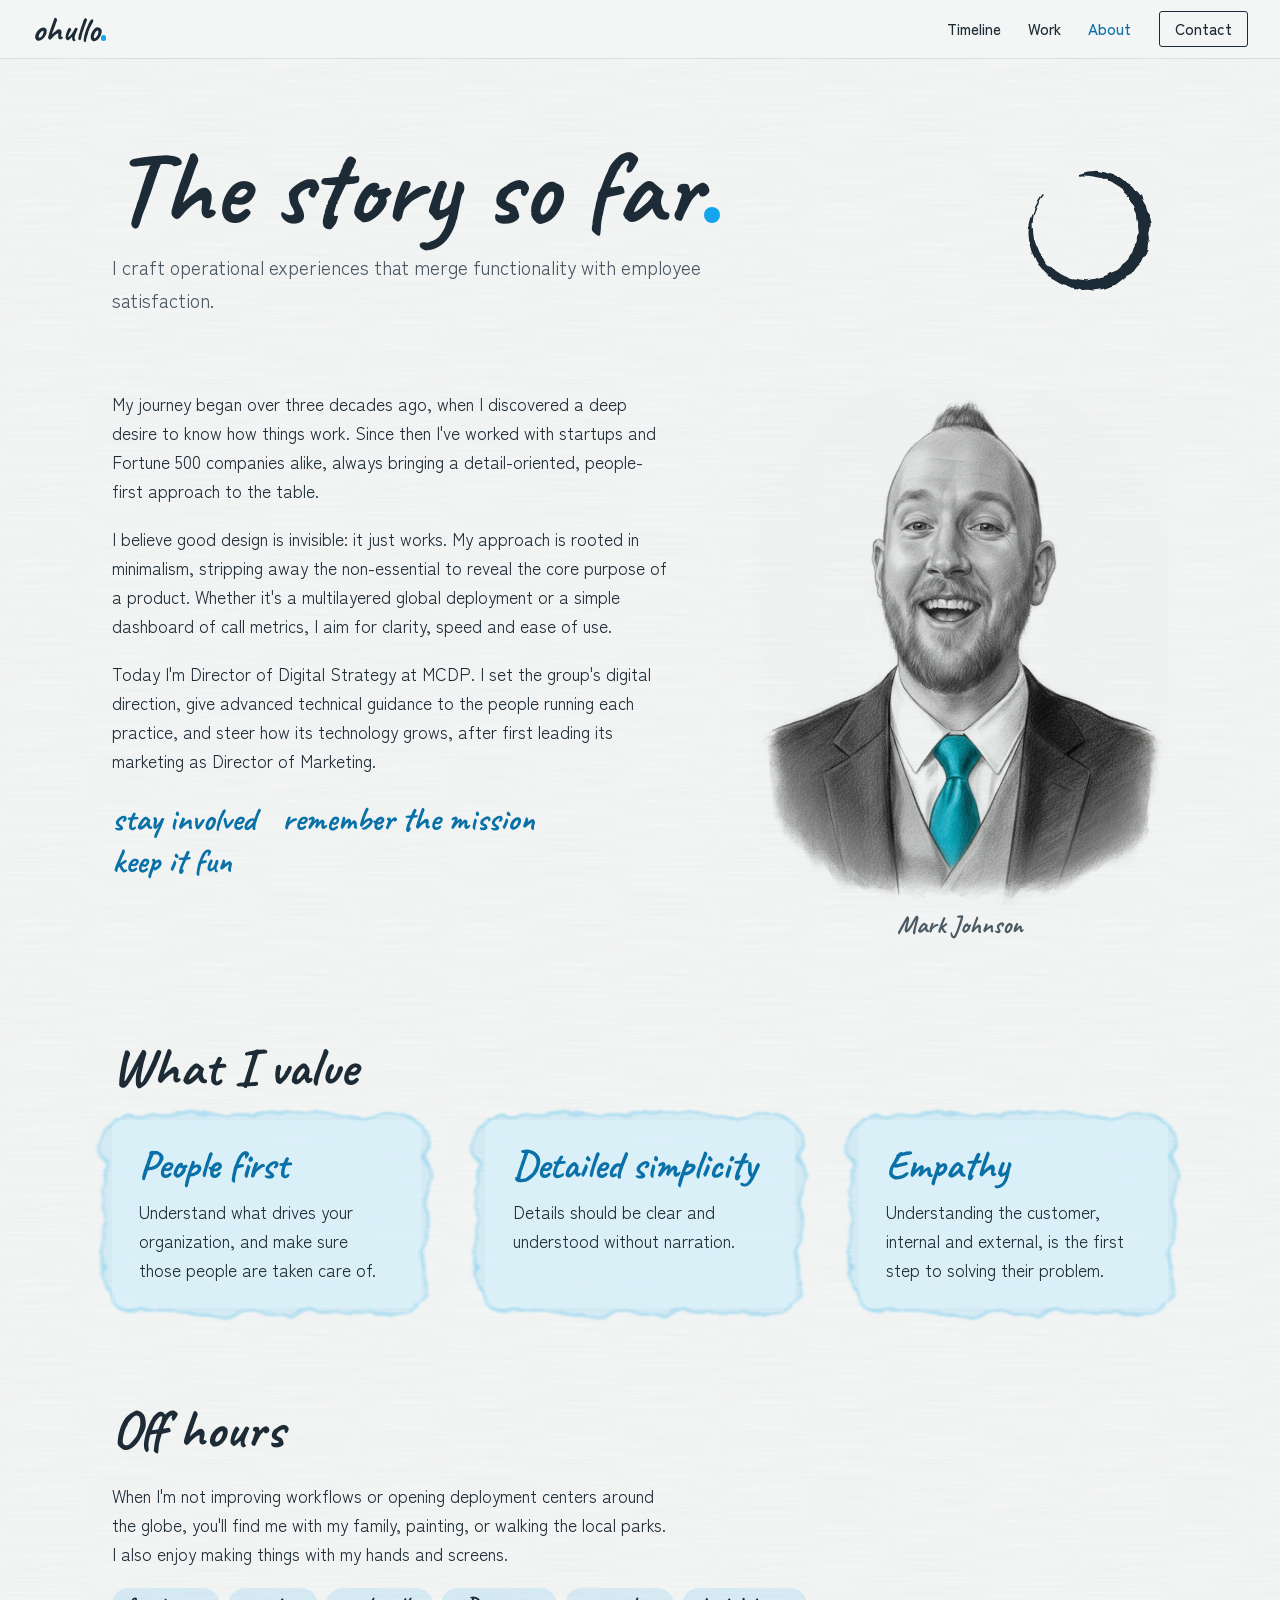
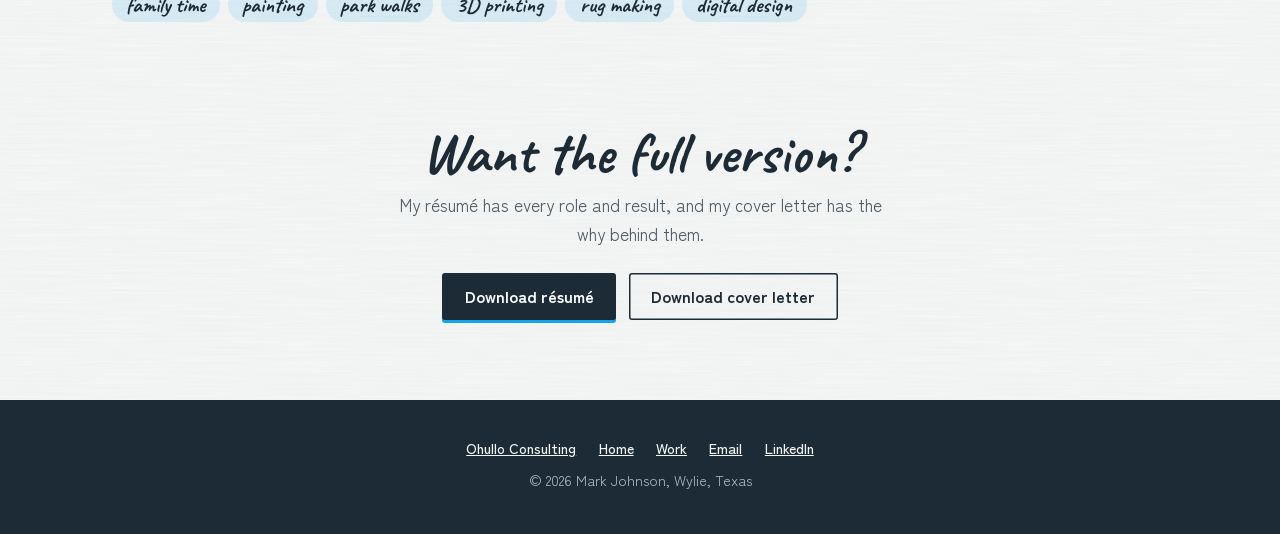
<file: about.html>
<!DOCTYPE html>
<html lang="en">
<head>
<meta charset="utf-8">
<title>Moved: Mark Johnson</title>
<meta name="robots" content="noindex">
<link rel="canonical" href="https://ohullo.com/mark/about.html">
<meta http-equiv="refresh" content="0; url=mark/about.html">
<script>location.replace('mark/about.html' + location.hash)</script>
</head>
<body><p>This page has moved to <a href="mark/about.html">ohullo.com/mark/about.html</a>.</p></body>
</html>
</file>
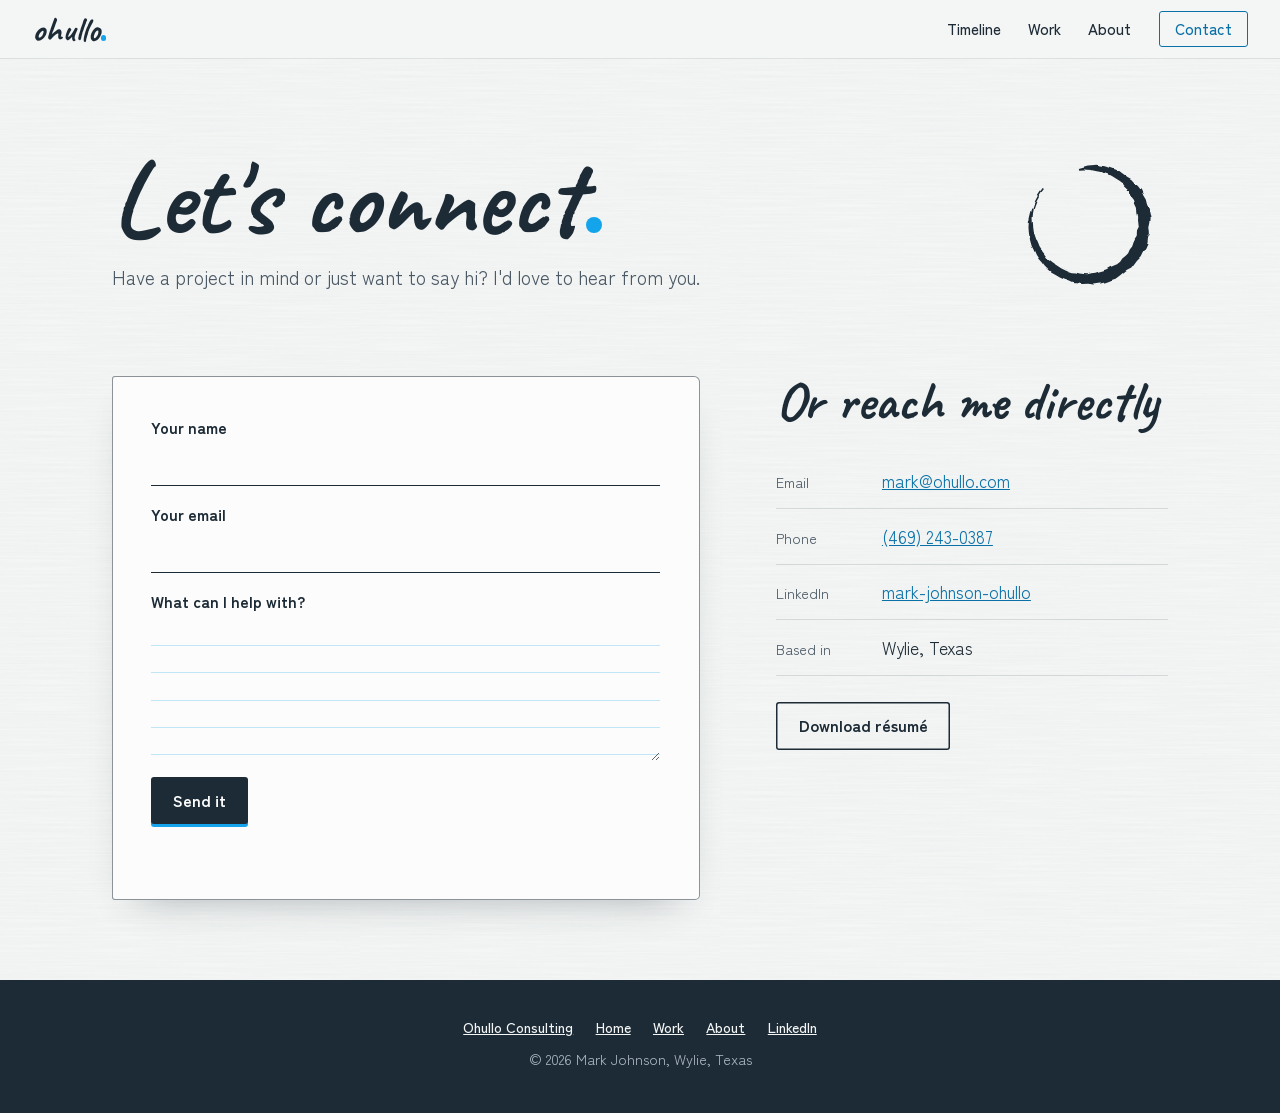
<file: contact.html>
<!DOCTYPE html>
<html lang="en">
<head>
<meta charset="utf-8">
<title>Moved: Mark Johnson</title>
<meta name="robots" content="noindex">
<link rel="canonical" href="https://ohullo.com/mark/contact.html">
<meta http-equiv="refresh" content="0; url=mark/contact.html">
<script>location.replace('mark/contact.html' + location.hash)</script>
</head>
<body><p>This page has moved to <a href="mark/contact.html">ohullo.com/mark/contact.html</a>.</p></body>
</html>
</file>
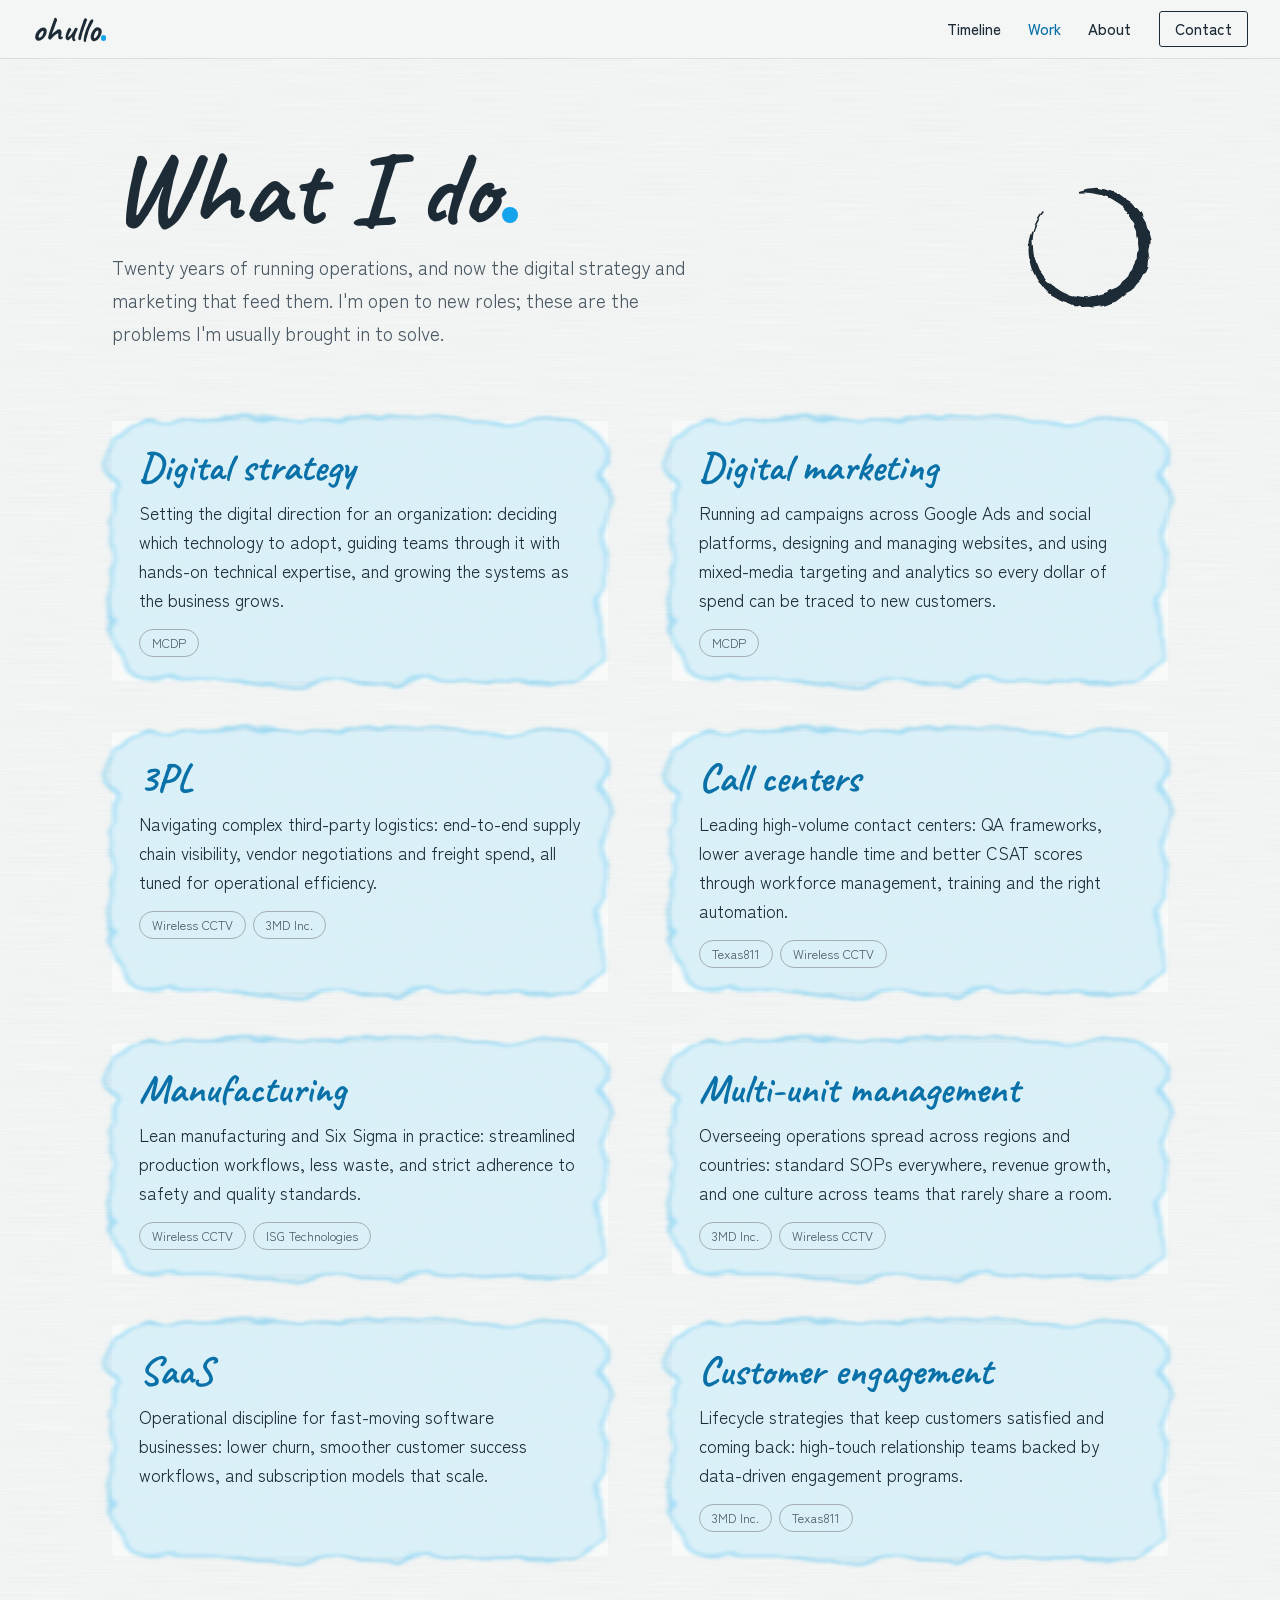
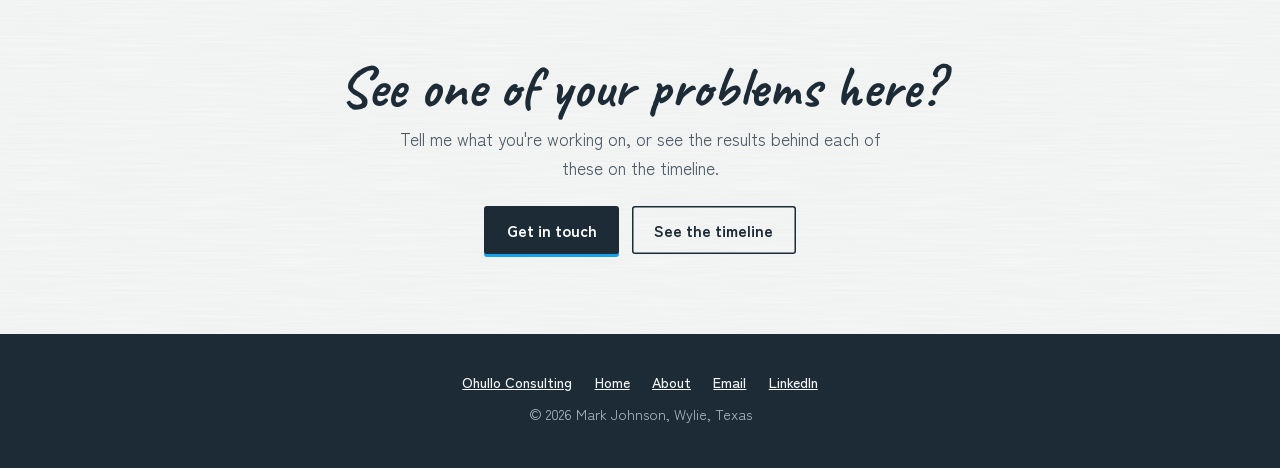
<file: work.html>
<!DOCTYPE html>
<html lang="en">
<head>
<meta charset="utf-8">
<title>Moved: Mark Johnson</title>
<meta name="robots" content="noindex">
<link rel="canonical" href="https://ohullo.com/mark/work.html">
<meta http-equiv="refresh" content="0; url=mark/work.html">
<script>location.replace('mark/work.html' + location.hash)</script>
</head>
<body><p>This page has moved to <a href="mark/work.html">ohullo.com/mark/work.html</a>.</p></body>
</html>
</file>
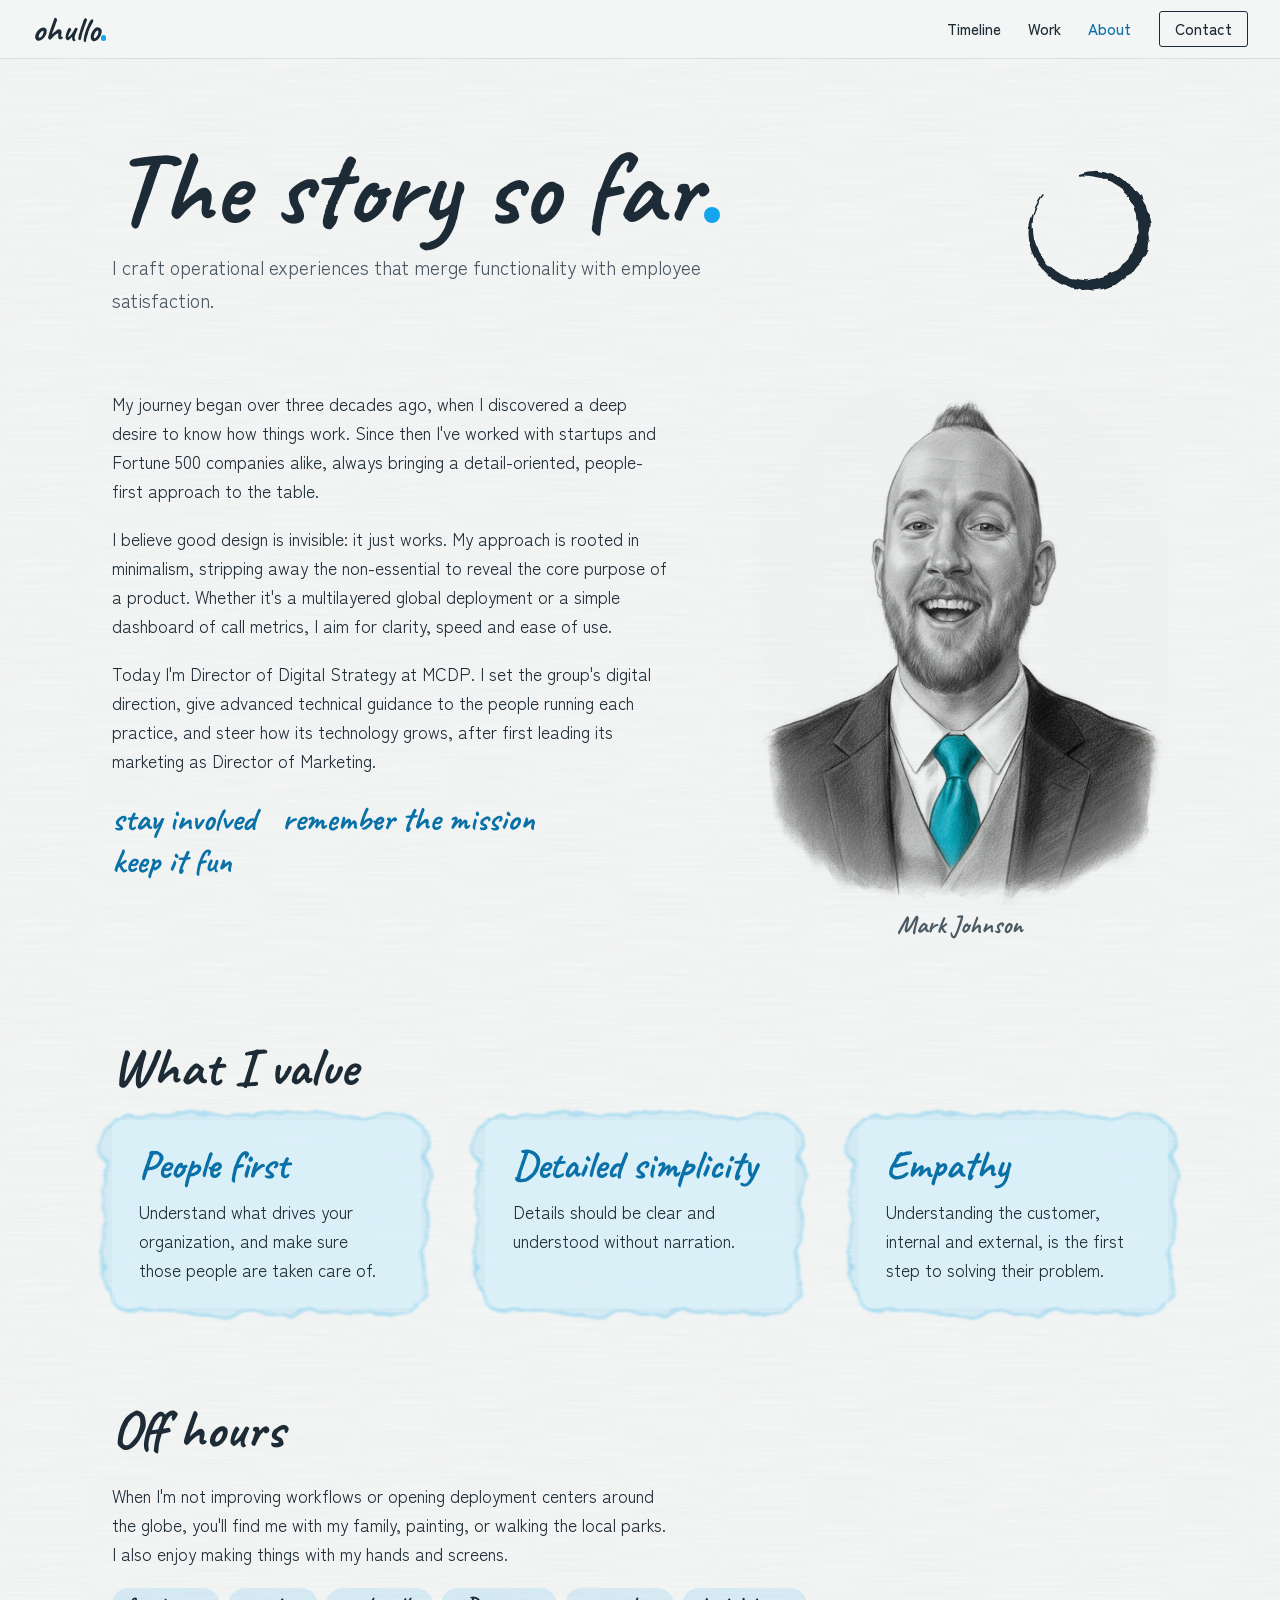
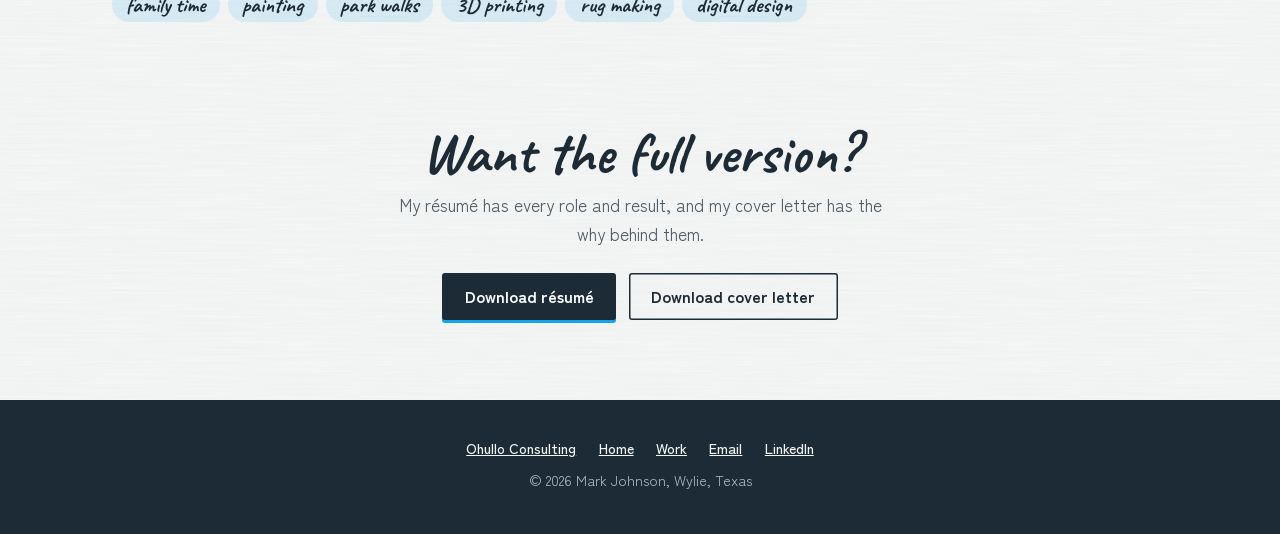
<file: mark/about.html>
<!DOCTYPE html>
<html lang="en">
<head>
<meta charset="utf-8">
<meta name="viewport" content="width=device-width, initial-scale=1">
<title>About · ohullo. Mark Johnson</title>
<meta name="description" content="Mark Johnson's story, values and life outside work.">
<link rel="canonical" href="https://ohullo.com/mark/about.html">
<meta property="og:type" content="profile">
<meta property="og:site_name" content="Ohullo Consulting">
<meta property="og:url" content="https://ohullo.com/mark/about.html">
<meta property="og:title" content="About · ohullo. Mark Johnson">
<meta property="og:description" content="Mark Johnson's story, values and life outside work.">
<meta property="og:image" content="https://ohullo.com/assets/og-image.jpg">
<meta name="twitter:card" content="summary_large_image">
<meta name="theme-color" content="#f4f6f5">
<link rel="icon" href="favicon.ico" sizes="48x48">
<link rel="icon" href="assets/favicon.svg" type="image/svg+xml">
<link rel="apple-touch-icon" href="assets/apple-touch-icon.png">
<link rel="preconnect" href="https://fonts.googleapis.com">
<link rel="preconnect" href="https://fonts.gstatic.com" crossorigin>
<link href="https://fonts.googleapis.com/css2?family=Caveat:wght@500;700&family=Zen+Kaku+Gothic+New:wght@400;500;700&display=swap" rel="stylesheet">
<link rel="stylesheet" href="assets/css/site.css">
</head>
<body>
<a class="skip" href="#main">Skip to content</a>
<svg width="0" height="0" style="position:absolute" aria-hidden="true">
  <filter id="ink" x="-10%" y="-10%" width="120%" height="120%" color-interpolation-filters="sRGB">
    <feTurbulence type="fractalNoise" baseFrequency=".06" numOctaves="2" seed="2" result="n"/>
    <feDisplacementMap in="SourceGraphic" in2="n" scale="5" xChannelSelector="R" yChannelSelector="G" result="d"/>
    <feGaussianBlur in="d" stdDeviation=".45"/>
  </filter>
</svg>

<header class="top solid">
  <a class="brand" href="index.html" aria-label="ohullo, home">ohullo<i></i></a>
  <nav aria-label="Site">
    <a href="index.html#timeline">Timeline</a>
    <a href="work.html">Work</a>
    <a href="about.html" aria-current="page">About</a>
    <a class="pill" href="contact.html">Contact</a>
  </nav>
</header>

<main class="page" id="main">
  <div class="page-head">
    <div>
      <h1>The story so far<i></i></h1>
      <p class="lede">I craft operational experiences that merge functionality with employee satisfaction.</p>
    </div>
    <svg class="enso-sm" data-enso aria-hidden="true"></svg>
  </div>

  <div class="story-grid">
    <div class="prose">
      <p>My journey began over three decades ago, when I discovered a deep desire to know how things work. Since then I've worked with startups and Fortune 500 companies alike, always bringing a detail-oriented, people-first approach to the table.</p>
      <p>I believe good design is invisible: it just works. My approach is rooted in minimalism, stripping away the non-essential to reveal the core purpose of a product. Whether it's a multilayered global deployment or a simple dashboard of call metrics, I aim for clarity, speed and ease of use.</p>
      <p>Today I'm Director of Digital Strategy at MCDP. I set the group's digital direction, give advanced technical guidance to the people running each practice, and steer how its technology grows, after first leading its marketing as Director of Marketing.</p>
      <ul class="mottos" aria-label="Mottos"><li>stay involved</li><li>remember the mission</li><li>keep it fun</li></ul>
    </div>
    <figure class="portrait">
      <img src="assets/charcoal.webp" alt="Charcoal portrait of Mark Johnson, smiling, in a suit with a blue tie" width="800" height="1001">
      <figcaption>Mark Johnson</figcaption>
    </figure>
  </div>

  <section class="section" id="values" aria-labelledby="valuesTitle">
    <h2 class="section-title" id="valuesTitle">What I value</h2>
    <div class="cards three">
      <article class="wash">
        <h3>People first</h3>
        <p>Understand what drives your organization, and make sure those people are taken care of.</p>
      </article>
      <article class="wash">
        <h3>Detailed simplicity</h3>
        <p>Details should be clear and understood without narration.</p>
      </article>
      <article class="wash">
        <h3>Empathy</h3>
        <p>Understanding the customer, internal and external, is the first step to solving their problem.</p>
      </article>
    </div>
  </section>

  <section class="section" id="offline" aria-labelledby="offTitle">
    <h2 class="section-title" id="offTitle">Off hours</h2>
    <div class="prose">
      <p>When I'm not improving workflows or opening deployment centers around the globe, you'll find me with my family, painting, or walking the local parks. I also enjoy making things with my hands and screens.</p>
    </div>
    <ul class="hobbies" aria-label="Hobbies">
      <li>family time</li><li>painting</li><li>park walks</li><li>3D printing</li><li>rug making</li><li>digital design</li>
    </ul>
  </section>

  <section class="cta" aria-labelledby="ctaTitle">
    <h2 id="ctaTitle">Want the full version?</h2>
    <p>My résumé has every role and result, and my cover letter has the why behind them.</p>
    <div class="row">
      <a class="btn" href="assets/Mark_Johnson_Resume_2026web.docx" download>Download résumé</a>
      <a class="btn ghost" href="assets/Mark_Johnson_Cover_Letter_2026web.docx" download>Download cover letter</a>
    </div>
  </section>
</main>

<footer>
  <a href="../">Ohullo Consulting</a><a href="index.html">Home</a><a href="work.html">Work</a><a href="mailto:mark@ohullo.com">Email</a><a href="https://www.linkedin.com/in/mark-johnson-ohullo/" rel="noopener">LinkedIn</a>
  <p>© 2026 Mark Johnson, Wylie, Texas</p>
</footer>
<script src="assets/js/site.js"></script>
<script src="assets/js/inkcursor.js"></script>
</body>
</html>
</file>
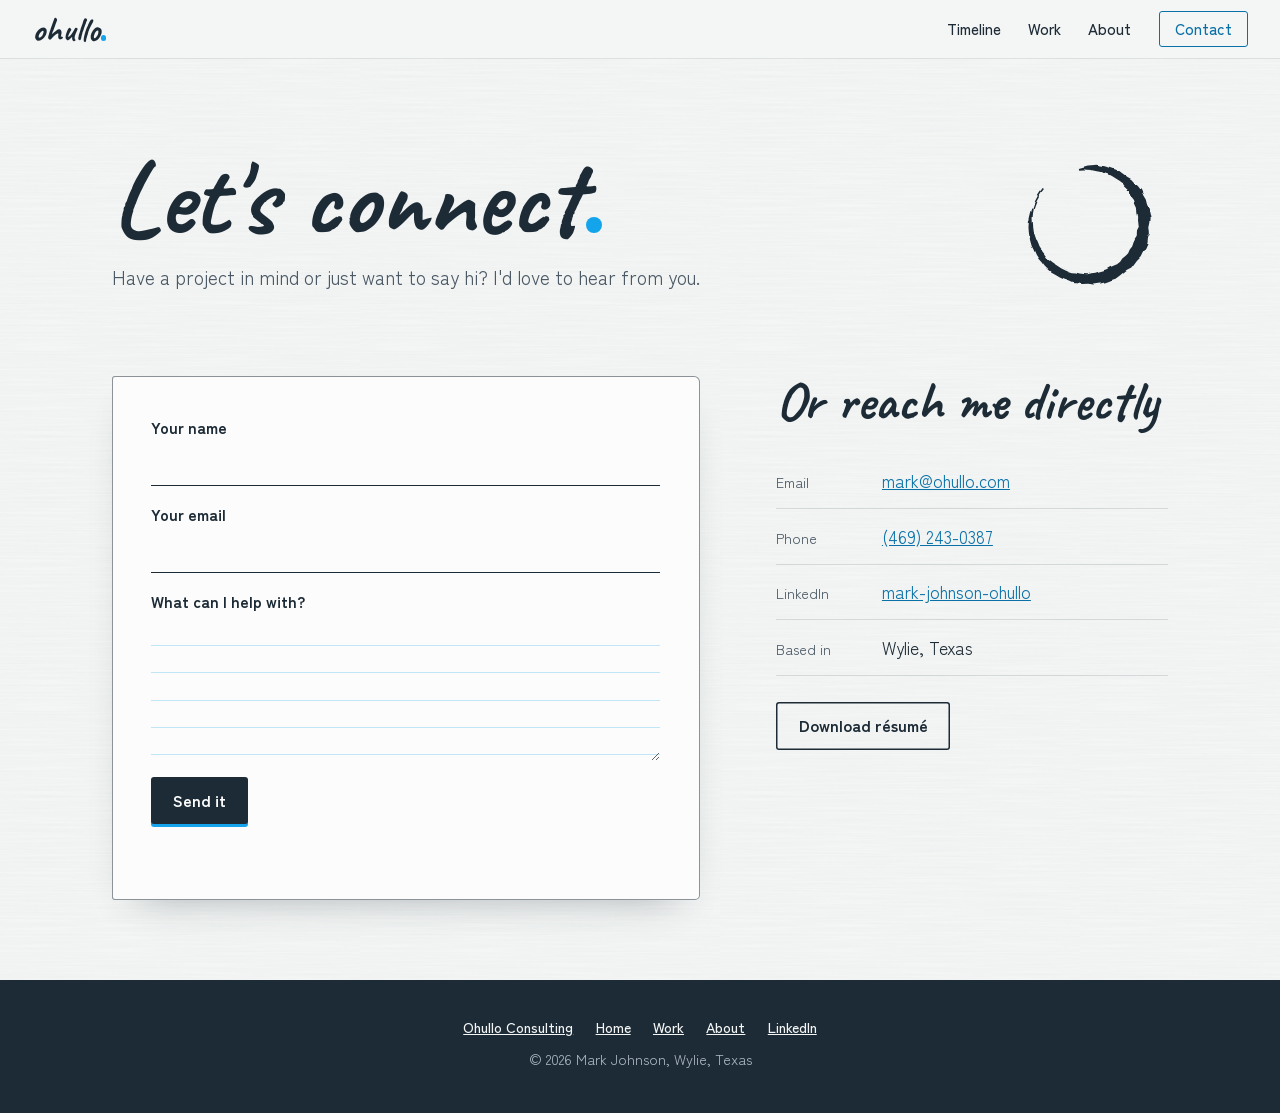
<file: mark/contact.html>
<!DOCTYPE html>
<html lang="en">
<head>
<meta charset="utf-8">
<meta name="viewport" content="width=device-width, initial-scale=1">
<title>Contact · ohullo. Mark Johnson</title>
<meta name="description" content="Send Mark Johnson a note, or reach him by email, phone or LinkedIn.">
<link rel="canonical" href="https://ohullo.com/mark/contact.html">
<meta property="og:type" content="profile">
<meta property="og:site_name" content="Ohullo Consulting">
<meta property="og:url" content="https://ohullo.com/mark/contact.html">
<meta property="og:title" content="Contact · ohullo. Mark Johnson">
<meta property="og:description" content="Send Mark Johnson a note, or reach him by email, phone or LinkedIn.">
<meta property="og:image" content="https://ohullo.com/assets/og-image.jpg">
<meta name="twitter:card" content="summary_large_image">
<meta name="theme-color" content="#f4f6f5">
<link rel="icon" href="favicon.ico" sizes="48x48">
<link rel="icon" href="assets/favicon.svg" type="image/svg+xml">
<link rel="apple-touch-icon" href="assets/apple-touch-icon.png">
<link rel="preconnect" href="https://fonts.googleapis.com">
<link rel="preconnect" href="https://fonts.gstatic.com" crossorigin>
<link href="https://fonts.googleapis.com/css2?family=Caveat:wght@500;700&family=Zen+Kaku+Gothic+New:wght@400;500;700&display=swap" rel="stylesheet">
<link rel="stylesheet" href="assets/css/site.css">
</head>
<body>
<a class="skip" href="#main">Skip to content</a>
<svg width="0" height="0" style="position:absolute" aria-hidden="true">
  <filter id="ink" x="-10%" y="-10%" width="120%" height="120%" color-interpolation-filters="sRGB">
    <feTurbulence type="fractalNoise" baseFrequency=".06" numOctaves="2" seed="2" result="n"/>
    <feDisplacementMap in="SourceGraphic" in2="n" scale="5" xChannelSelector="R" yChannelSelector="G" result="d"/>
    <feGaussianBlur in="d" stdDeviation=".45"/>
  </filter>
</svg>

<header class="top solid">
  <a class="brand" href="index.html" aria-label="ohullo, home">ohullo<i></i></a>
  <nav aria-label="Site">
    <a href="index.html#timeline">Timeline</a>
    <a href="work.html">Work</a>
    <a href="about.html">About</a>
    <a class="pill" href="contact.html" aria-current="page">Contact</a>
  </nav>
</header>

<main class="page" id="main">
  <div class="page-head">
    <div>
      <h1>Let's connect<i></i></h1>
      <p class="lede">Have a project in mind or just want to say hi? I'd love to hear from you.</p>
    </div>
    <svg class="enso-sm" data-enso aria-hidden="true"></svg>
  </div>

  <div class="contact-grid">
    <div class="sheet">
      <form class="inq" action="https://formsubmit.co/mark@ohullo.com" method="POST">
        <label>Your name<input name="name" required autocomplete="name"></label>
        <label>Your email<input type="email" name="email" required autocomplete="email"></label>
        <label>What can I help with?<textarea name="message" rows="5" required></textarea></label>
        <input type="hidden" name="_subject" value="New inquiry from ohullo.com">
        <input type="hidden" name="_template" value="table">
        <input type="hidden" name="_next" value="https://www.ohullo.com/contact.html">
        <input type="text" name="_honey" class="hp" tabindex="-1" autocomplete="off" aria-hidden="true">
        <button class="send" type="submit">Send it</button>
        <p class="status" role="status"></p>
      </form>
    </div>

    <aside aria-label="Other ways to reach me">
      <h2 class="section-title">Or reach me directly</h2>
      <ul class="reach-list">
        <li><span>Email</span><a href="mailto:mark@ohullo.com">mark@ohullo.com</a></li>
        <li><span>Phone</span><a href="tel:+14692430387">(469) 243-0387</a></li>
        <li><span>LinkedIn</span><a href="https://www.linkedin.com/in/mark-johnson-ohullo/" rel="noopener">mark-johnson-ohullo</a></li>
        <li><span>Based in</span>Wylie, Texas</li>
      </ul>
      <a class="btn ghost" href="assets/Mark_Johnson_Resume_2026web.docx" download>Download résumé</a>
    </aside>
  </div>
</main>

<footer>
  <a href="../">Ohullo Consulting</a><a href="index.html">Home</a><a href="work.html">Work</a><a href="about.html">About</a><a href="https://www.linkedin.com/in/mark-johnson-ohullo/" rel="noopener">LinkedIn</a>
  <p>© 2026 Mark Johnson, Wylie, Texas</p>
</footer>
<script src="assets/js/site.js"></script>
<script src="assets/js/inkcursor.js"></script>
</body>
</html>
</file>
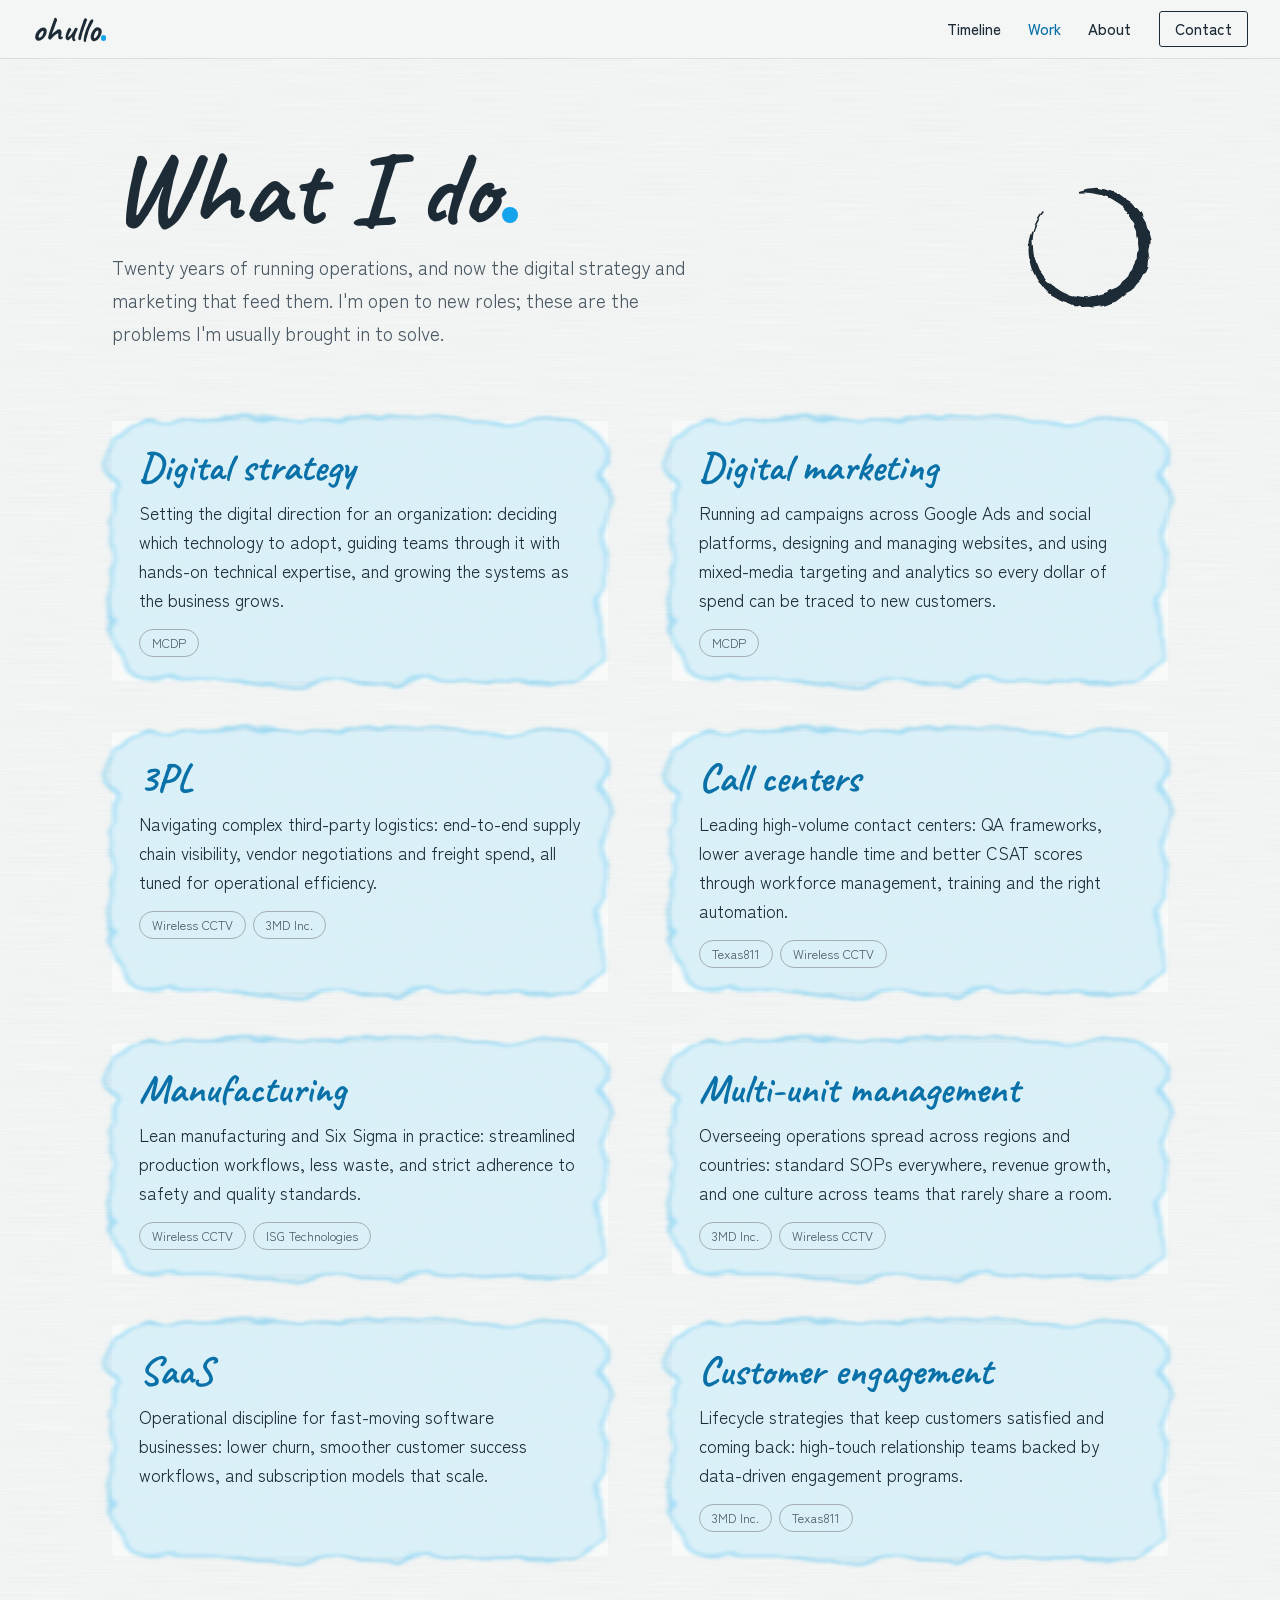
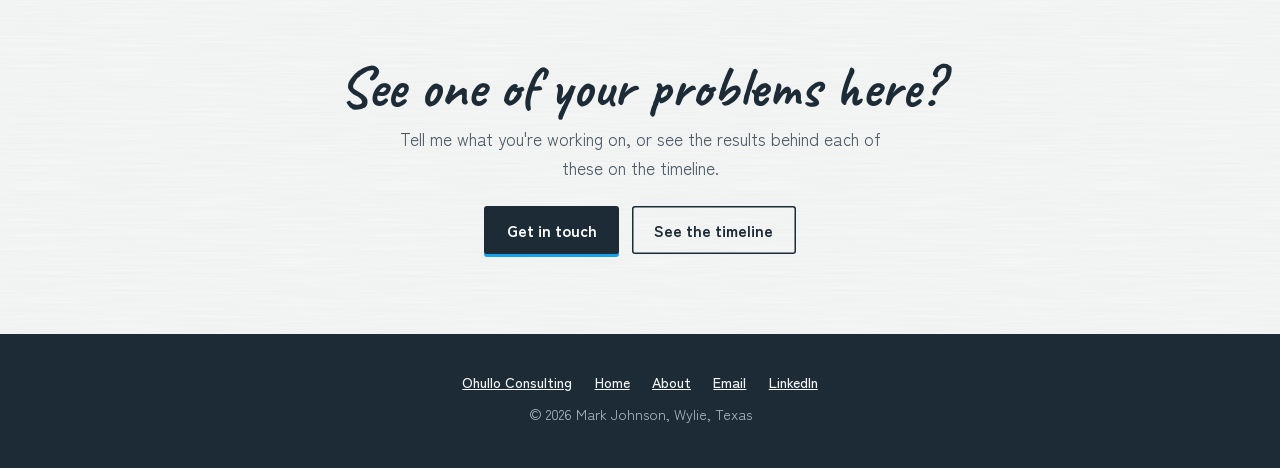
<file: mark/work.html>
<!DOCTYPE html>
<html lang="en">
<head>
<meta charset="utf-8">
<meta name="viewport" content="width=device-width, initial-scale=1">
<title>What I do · ohullo. Mark Johnson</title>
<meta name="description" content="The areas Mark Johnson is brought in for: digital strategy, digital marketing, 3PL, call centers, manufacturing, multi-unit operations, SaaS and customer engagement.">
<link rel="canonical" href="https://ohullo.com/mark/work.html">
<meta property="og:type" content="profile">
<meta property="og:site_name" content="Ohullo Consulting">
<meta property="og:url" content="https://ohullo.com/mark/work.html">
<meta property="og:title" content="What I do · ohullo. Mark Johnson">
<meta property="og:description" content="The areas Mark Johnson is brought in for: digital strategy, digital marketing, 3PL, call centers, manufacturing, multi-unit operations, SaaS and customer engagement.">
<meta property="og:image" content="https://ohullo.com/assets/og-image.jpg">
<meta name="twitter:card" content="summary_large_image">
<meta name="theme-color" content="#f4f6f5">
<link rel="icon" href="favicon.ico" sizes="48x48">
<link rel="icon" href="assets/favicon.svg" type="image/svg+xml">
<link rel="apple-touch-icon" href="assets/apple-touch-icon.png">
<link rel="preconnect" href="https://fonts.googleapis.com">
<link rel="preconnect" href="https://fonts.gstatic.com" crossorigin>
<link href="https://fonts.googleapis.com/css2?family=Caveat:wght@500;700&family=Zen+Kaku+Gothic+New:wght@400;500;700&display=swap" rel="stylesheet">
<link rel="stylesheet" href="assets/css/site.css">
</head>
<body>
<a class="skip" href="#main">Skip to content</a>
<svg width="0" height="0" style="position:absolute" aria-hidden="true">
  <filter id="ink" x="-10%" y="-10%" width="120%" height="120%" color-interpolation-filters="sRGB">
    <feTurbulence type="fractalNoise" baseFrequency=".06" numOctaves="2" seed="2" result="n"/>
    <feDisplacementMap in="SourceGraphic" in2="n" scale="5" xChannelSelector="R" yChannelSelector="G" result="d"/>
    <feGaussianBlur in="d" stdDeviation=".45"/>
  </filter>
</svg>

<header class="top solid">
  <a class="brand" href="index.html" aria-label="ohullo, home">ohullo<i></i></a>
  <nav aria-label="Site">
    <a href="index.html#timeline">Timeline</a>
    <a href="work.html" aria-current="page">Work</a>
    <a href="about.html">About</a>
    <a class="pill" href="contact.html">Contact</a>
  </nav>
</header>

<main class="page" id="main">
  <div class="page-head">
    <div>
      <h1>What I do<i></i></h1>
      <p class="lede">Twenty years of running operations, and now the digital strategy and marketing that feed them. I'm open to new roles; these are the problems I'm usually brought in to solve.</p>
    </div>
    <svg class="enso-sm" data-enso aria-hidden="true"></svg>
  </div>

  <div class="cards">
    <article class="wash" id="digital-strategy">
      <h2>Digital strategy</h2>
      <p>Setting the digital direction for an organization: deciding which technology to adopt, guiding teams through it with hands-on technical expertise, and growing the systems as the business grows.</p>
      <ul class="tag-list" aria-label="Where"><li>MCDP</li></ul>
    </article>

    <article class="wash" id="marketing">
      <h2>Digital marketing</h2>
      <p>Running ad campaigns across Google Ads and social platforms, designing and managing websites, and using mixed-media targeting and analytics so every dollar of spend can be traced to new customers.</p>
      <ul class="tag-list" aria-label="Where"><li>MCDP</li></ul>
    </article>

    <article class="wash" id="3pl">
      <h2>3PL</h2>
      <p>Navigating complex third-party logistics: end-to-end supply chain visibility, vendor negotiations and freight spend, all tuned for operational efficiency.</p>
      <ul class="tag-list" aria-label="Where"><li>Wireless CCTV</li><li>3MD Inc.</li></ul>
    </article>

    <article class="wash" id="call-center">
      <h2>Call centers</h2>
      <p>Leading high-volume contact centers: QA frameworks, lower average handle time and better CSAT scores through workforce management, training and the right automation.</p>
      <ul class="tag-list" aria-label="Where"><li>Texas811</li><li>Wireless CCTV</li></ul>
    </article>

    <article class="wash" id="manufacturing">
      <h2>Manufacturing</h2>
      <p>Lean manufacturing and Six Sigma in practice: streamlined production workflows, less waste, and strict adherence to safety and quality standards.</p>
      <ul class="tag-list" aria-label="Where"><li>Wireless CCTV</li><li>ISG Technologies</li></ul>
    </article>

    <article class="wash" id="multi-unit">
      <h2>Multi-unit management</h2>
      <p>Overseeing operations spread across regions and countries: standard SOPs everywhere, revenue growth, and one culture across teams that rarely share a room.</p>
      <ul class="tag-list" aria-label="Where"><li>3MD Inc.</li><li>Wireless CCTV</li></ul>
    </article>

    <article class="wash" id="saas">
      <h2>SaaS</h2>
      <p>Operational discipline for fast-moving software businesses: lower churn, smoother customer success workflows, and subscription models that scale.</p>
    </article>

    <article class="wash" id="customer-engagement">
      <h2>Customer engagement</h2>
      <p>Lifecycle strategies that keep customers satisfied and coming back: high-touch relationship teams backed by data-driven engagement programs.</p>
      <ul class="tag-list" aria-label="Where"><li>3MD Inc.</li><li>Texas811</li></ul>
    </article>
  </div>

  <section class="cta" aria-labelledby="ctaTitle">
    <h2 id="ctaTitle">See one of your problems here?</h2>
    <p>Tell me what you're working on, or see the results behind each of these on the timeline.</p>
    <div class="row">
      <a class="btn" href="contact.html">Get in touch</a>
      <a class="btn ghost" href="index.html#timeline">See the timeline</a>
    </div>
  </section>
</main>

<footer>
  <a href="../">Ohullo Consulting</a><a href="index.html">Home</a><a href="about.html">About</a><a href="mailto:mark@ohullo.com">Email</a><a href="https://www.linkedin.com/in/mark-johnson-ohullo/" rel="noopener">LinkedIn</a>
  <p>© 2026 Mark Johnson, Wylie, Texas</p>
</footer>
<script src="assets/js/site.js"></script>
<script src="assets/js/inkcursor.js"></script>
</body>
</html>
</file>
<file: assets/css/site.css>
/* ohullo. shared styles: colors, type, paper, header, footer, inner pages, the inquiry form */
:root{
  --ink:#1d2b36;
  --ink-soft:#4b5965;
  --ink-faint:#a3adb4;
  --blue:#13a4ec;
  --blue-deep:#0a71a8;
  --paper:#f4f6f5;
  --paper-hi:#fbfcfb;
  --hand:"Caveat","Bradley Hand","Segoe Print",cursive;
  --body:"Zen Kaku Gothic New","Hiragino Sans","Segoe UI",sans-serif;
  --fiber:url("data:image/svg+xml,%3Csvg xmlns='http://www.w3.org/2000/svg' width='360' height='360'%3E%3Cfilter id='f'%3E%3CfeTurbulence type='fractalNoise' baseFrequency='.011 .55' numOctaves='2' seed='8' stitchTiles='stitch'/%3E%3CfeColorMatrix values='0 0 0 0 .45 0 0 0 0 .5 0 0 0 0 .52 .16 0 0 0 -.04'/%3E%3C/filter%3E%3Crect width='100%25' height='100%25' filter='url(%23f)'/%3E%3C/svg%3E");
  --wash:url("data:image/svg+xml,%3Csvg xmlns='http://www.w3.org/2000/svg' viewBox='0 0 400 300' preserveAspectRatio='none'%3E%3Cfilter id='f' x='-10%25' y='-10%25' width='120%25' height='120%25'%3E%3CfeTurbulence type='fractalNoise' baseFrequency='.022' numOctaves='3' seed='3'/%3E%3CfeDisplacementMap in='SourceGraphic' scale='24'/%3E%3CfeGaussianBlur stdDeviation='1.6'/%3E%3C/filter%3E%3Cg filter='url(%23f)'%3E%3Crect x='20' y='18' width='360' height='264' rx='34' fill='%2313a4ec' fill-opacity='.12'/%3E%3Crect x='20' y='18' width='360' height='264' rx='34' fill='none' stroke='%2313a4ec' stroke-opacity='.28' stroke-width='3'/%3E%3C/g%3E%3C/svg%3E");
}
*,*::before,*::after{box-sizing:border-box}
html{scroll-behavior:smooth}
body{margin:0;background:var(--paper) var(--fiber);color:var(--ink);font-family:var(--body);font-size:clamp(1rem,.96rem + .2vw,1.07rem);line-height:1.7;overflow-x:hidden;-webkit-font-smoothing:antialiased}
a{color:var(--blue-deep)}
:focus-visible{outline:2px solid var(--blue);outline-offset:3px;border-radius:3px}
.sr-only{position:absolute;width:1px;height:1px;overflow:hidden;clip:rect(0 0 0 0);white-space:nowrap}
.skip{position:fixed;left:1rem;top:-5rem;z-index:100;background:var(--ink);color:var(--paper);padding:.6rem 1rem;border-radius:3px}
.skip:focus{top:1rem}

/* ---------- header ---------- */
.top{position:fixed;inset:0 0 auto;z-index:40;display:flex;align-items:center;justify-content:space-between;padding:.7rem clamp(1rem,3vw,2rem);transition:background .3s,box-shadow .3s,color .3s;color:var(--ink)}
.top.on-ink{color:var(--paper)}
.top.solid{background:rgba(244,246,245,.9);-webkit-backdrop-filter:blur(8px);backdrop-filter:blur(8px);box-shadow:0 1px 0 rgba(29,43,54,.1)}
.brand{font-family:var(--hand);font-weight:700;font-size:2.2rem;line-height:1;color:inherit;text-decoration:none;opacity:0;transition:opacity .3s}
.top.solid .brand,.brand:focus-visible{opacity:1}
.brand i{display:inline-block;width:.15em;height:.15em;border-radius:50%;background:var(--blue);margin-left:.03em}
.top nav{display:flex;align-items:center;gap:clamp(.9rem,2.2vw,1.7rem)}
.top nav a{color:inherit;text-decoration:none;font-weight:500;font-size:.95rem}
.top nav a:hover{color:var(--blue)}
.top nav a.pill{border:1.5px solid currentColor;border-radius:3px;padding:.25rem .95rem}

footer{position:relative;z-index:5;background:var(--ink);color:var(--paper);padding:2.2rem 1rem 2.6rem;text-align:center;font-size:.9rem}
footer a{color:var(--paper);font-weight:500;margin:0 .7rem}
footer p{margin:.5rem 0 0;color:#aab6bf}
@media (max-width:820px){.top nav a:not(.pill){display:none}}
.top nav a[aria-current="page"]{color:var(--blue-deep)}

/* ---------- inner pages ---------- */
.page{max-width:1120px;margin:0 auto;padding:clamp(6.5rem,12vw,9rem) clamp(1rem,4vw,2rem) 5rem}
.page-head{display:grid;grid-template-columns:minmax(0,1fr) auto;gap:2rem;align-items:center;margin-bottom:clamp(2.5rem,6vw,4.5rem)}
.page-head h1{font-family:var(--hand);font-weight:700;font-size:clamp(3.6rem,9vw,6.6rem);line-height:.85;margin:0}
.page-head h1 i{display:inline-block;width:.15em;height:.15em;border-radius:50%;background:var(--blue);margin-left:.04em}
.lede{max-width:38rem;margin:1.1rem 0 0;color:var(--ink-soft);font-size:clamp(1.05rem,1rem + .3vw,1.2rem);line-height:1.7}
.enso-sm{width:clamp(90px,14vw,160px);aspect-ratio:1;overflow:visible}
.section-title{font-family:var(--hand);font-weight:700;font-size:clamp(2.4rem,5vw,3.4rem);line-height:.95;margin:0 0 1.6rem}
.section{margin-top:clamp(3.5rem,8vw,6rem);scroll-margin-top:6rem}

/* watercolor card, same treatment as the timeline on the main page */
.wash{position:relative;isolation:isolate;background:rgba(251,252,251,.82);border-radius:4px;padding:1.6rem 1.7rem 1.5rem;scroll-margin-top:6rem}
.wash::before{content:"";position:absolute;inset:-18px -24px;z-index:-1;background:var(--wash) center/100% 100% no-repeat}
.wash h2,.wash h3{font-family:var(--hand);font-weight:700;font-size:clamp(2rem,3.4vw,2.5rem);line-height:1;margin:0 0 .7rem;color:var(--blue-deep)}
.wash p{margin:0}
.cards{display:grid;grid-template-columns:repeat(2,minmax(0,1fr));gap:clamp(2.4rem,4vw,3.2rem) clamp(2.4rem,5vw,4rem)}
.cards.three{grid-template-columns:repeat(3,minmax(0,1fr))}
.tag-list{list-style:none;margin:.9rem 0 0;padding:0;display:flex;flex-wrap:wrap;gap:.45rem}
.tag-list li{font-size:.8rem;line-height:1.3;padding:.3rem .75rem;border:1px solid var(--ink-faint);border-radius:999px;color:var(--ink-soft)}

.btn{display:inline-block;font:inherit;font-weight:700;font-size:1rem;color:var(--paper-hi);background:var(--ink);border:0;border-radius:3px;padding:.65rem 1.4rem;text-decoration:none;cursor:pointer;box-shadow:0 3px 0 var(--blue)}
.btn:hover{background:var(--blue-deep);color:#fff}
.btn.ghost{background:transparent;color:var(--ink);box-shadow:inset 0 0 0 1.5px var(--ink)}
.btn.ghost:hover{background:var(--ink);color:var(--paper-hi)}
.cta{margin-top:clamp(4rem,9vw,6.5rem);text-align:center}
.cta h2{font-family:var(--hand);font-weight:700;font-size:clamp(2.4rem,5.4vw,3.6rem);line-height:.95;margin:0 0 .6rem}
.cta p{margin:0 auto 1.5rem;max-width:32rem;color:var(--ink-soft)}
.cta .row{display:flex;flex-wrap:wrap;gap:.8rem;justify-content:center}

/* about */
.story-grid{display:grid;grid-template-columns:minmax(0,1.15fr) minmax(0,.85fr);gap:clamp(2rem,6vw,5rem);align-items:start}
.prose p{margin:0 0 1.1em;max-width:62ch}
.mottos{list-style:none;margin:1.6rem 0 0;padding:0;display:flex;flex-wrap:wrap;gap:.3rem 1.6rem}
.mottos li{font-family:var(--hand);font-weight:700;font-size:clamp(1.7rem,3vw,2.1rem);color:var(--blue-deep);line-height:1.1}
.portrait{margin:0;position:relative}
.portrait img{width:100%;height:auto;display:block;mix-blend-mode:multiply;-webkit-mask-image:radial-gradient(75% 70% at 50% 45%,#000 60%,transparent 100%);mask-image:radial-gradient(75% 70% at 50% 45%,#000 60%,transparent 100%)}
.portrait figcaption{text-align:center;font-family:var(--hand);font-weight:700;font-size:1.6rem;color:var(--ink-soft);margin-top:-.4rem}
.hobbies{list-style:none;margin:1.2rem 0 0;padding:0;display:flex;flex-wrap:wrap;gap:.5rem}
.hobbies li{font-family:var(--hand);font-weight:700;font-size:1.35rem;line-height:1;padding:.4rem .9rem;border-radius:999px;background:rgba(19,164,236,.13);color:var(--ink)}

/* contact */
.contact-grid{display:grid;grid-template-columns:minmax(0,1.2fr) minmax(0,.8fr);gap:clamp(2.4rem,6vw,5rem);align-items:start}
.sheet{background:var(--paper-hi);border:1.5px solid rgba(29,43,54,.5);border-radius:3px 6px 5px 3px;padding:clamp(1.5rem,4vw,2.4rem);box-shadow:0 18px 40px -26px rgba(29,43,54,.45)}
.reach-list{list-style:none;margin:0 0 1.6rem;padding:0}
.reach-list li{display:grid;grid-template-columns:6rem 1fr;gap:.6rem;padding:.8rem 0;border-bottom:1px solid rgba(29,43,54,.14);align-items:baseline;overflow-wrap:anywhere}
.reach-list span{color:var(--ink-soft);font-size:.9rem}

/* the inquiry form (shared with the book on the main page) */
form.inq{display:flex;flex-direction:column;gap:1rem}
.inq label{display:block;font-weight:700;font-size:.98rem}
.inq input,.inq textarea{display:block;width:100%;margin-top:.2rem;font:inherit;font-size:16px;font-weight:400;color:var(--ink);background:transparent;border:0;border-bottom:1.5px solid var(--ink);border-radius:0;padding:.4rem .1rem;outline:none}
.inq textarea{resize:vertical;min-height:7rem;background:repeating-linear-gradient(transparent 0 calc(1.7em - 1px),rgba(19,164,236,.25) calc(1.7em - 1px) 1.7em);line-height:1.7em;padding-top:0;border-bottom:0}
.inq input:focus,.inq textarea:focus{border-color:var(--blue);box-shadow:0 1.5px 0 var(--blue)}
.inq .hp{position:absolute;left:-9999px;width:1px;height:1px;opacity:0}
.inq .send{align-self:flex-start}
.status{min-height:1.4em;margin:0;font-size:.92rem}
.status.err{color:#b4322a}
.sent{display:grid;place-items:center;text-align:center;flex:1;min-height:12rem}
.sent .done{font-family:var(--hand);font-weight:700;font-size:2.6rem;line-height:1;color:var(--blue-deep);margin:0 0 .4rem}
.send{display:inline-block;font:inherit;font-weight:700;font-size:1rem;color:var(--paper-hi);background:var(--ink);border:0;border-radius:3px;padding:.6rem 1.35rem;cursor:pointer;box-shadow:0 3px 0 var(--blue)}
.send:hover{background:var(--blue-deep)}
.send:disabled{opacity:.6;cursor:default}

@media (max-width:820px){
  .page-head{grid-template-columns:1fr}
  .page-head .enso-sm{display:none}
  .cards,.cards.three,.story-grid,.contact-grid{grid-template-columns:1fr}
  .portrait{max-width:340px;margin:0 auto}
  .wash::before{inset:-12px -12px}
}

/* an email address or phone number never breaks across two lines */
a[href^="mailto:"],a[href^="tel:"]{white-space:nowrap;overflow-wrap:normal;word-break:keep-all}
</file>
<file: mark/assets/css/site.css>
/* ohullo. shared styles: colors, type, paper, header, footer, inner pages, the inquiry form */
:root{
  --ink:#1d2b36;
  --ink-soft:#4b5965;
  --ink-faint:#a3adb4;
  --blue:#13a4ec;
  --blue-deep:#0a71a8;
  --paper:#f4f6f5;
  --paper-hi:#fbfcfb;
  --hand:"Caveat","Bradley Hand","Segoe Print",cursive;
  --body:"Zen Kaku Gothic New","Hiragino Sans","Segoe UI",sans-serif;
  --fiber:url("data:image/svg+xml,%3Csvg xmlns='http://www.w3.org/2000/svg' width='360' height='360'%3E%3Cfilter id='f'%3E%3CfeTurbulence type='fractalNoise' baseFrequency='.011 .55' numOctaves='2' seed='8' stitchTiles='stitch'/%3E%3CfeColorMatrix values='0 0 0 0 .45 0 0 0 0 .5 0 0 0 0 .52 .16 0 0 0 -.04'/%3E%3C/filter%3E%3Crect width='100%25' height='100%25' filter='url(%23f)'/%3E%3C/svg%3E");
  --wash:url("data:image/svg+xml,%3Csvg xmlns='http://www.w3.org/2000/svg' viewBox='0 0 400 300' preserveAspectRatio='none'%3E%3Cfilter id='f' x='-10%25' y='-10%25' width='120%25' height='120%25'%3E%3CfeTurbulence type='fractalNoise' baseFrequency='.022' numOctaves='3' seed='3'/%3E%3CfeDisplacementMap in='SourceGraphic' scale='24'/%3E%3CfeGaussianBlur stdDeviation='1.6'/%3E%3C/filter%3E%3Cg filter='url(%23f)'%3E%3Crect x='20' y='18' width='360' height='264' rx='34' fill='%2313a4ec' fill-opacity='.12'/%3E%3Crect x='20' y='18' width='360' height='264' rx='34' fill='none' stroke='%2313a4ec' stroke-opacity='.28' stroke-width='3'/%3E%3C/g%3E%3C/svg%3E");
}
*,*::before,*::after{box-sizing:border-box}
html{scroll-behavior:smooth}
body{margin:0;background:var(--paper) var(--fiber);color:var(--ink);font-family:var(--body);font-size:clamp(1rem,.96rem + .2vw,1.07rem);line-height:1.7;overflow-x:hidden;-webkit-font-smoothing:antialiased}
a{color:var(--blue-deep)}
:focus-visible{outline:2px solid var(--blue);outline-offset:3px;border-radius:3px}
.sr-only{position:absolute;width:1px;height:1px;overflow:hidden;clip:rect(0 0 0 0);white-space:nowrap}
.skip{position:fixed;left:1rem;top:-5rem;z-index:100;background:var(--ink);color:var(--paper);padding:.6rem 1rem;border-radius:3px}
.skip:focus{top:1rem}

/* ---------- header ---------- */
.top{position:fixed;inset:0 0 auto;z-index:40;display:flex;align-items:center;justify-content:space-between;padding:.7rem clamp(1rem,3vw,2rem);transition:background .3s,box-shadow .3s,color .3s;color:var(--ink)}
.top.on-ink{color:var(--paper)}
.top.solid{background:rgba(244,246,245,.9);-webkit-backdrop-filter:blur(8px);backdrop-filter:blur(8px);box-shadow:0 1px 0 rgba(29,43,54,.1)}
.brand{font-family:var(--hand);font-weight:700;font-size:2.2rem;line-height:1;color:inherit;text-decoration:none;opacity:0;transition:opacity .3s}
.top.solid .brand,.brand:focus-visible{opacity:1}
.brand i{display:inline-block;width:.15em;height:.15em;border-radius:50%;background:var(--blue);margin-left:.03em}
.top nav{display:flex;align-items:center;gap:clamp(.9rem,2.2vw,1.7rem)}
.top nav a{color:inherit;text-decoration:none;font-weight:500;font-size:.95rem}
.top nav a:hover{color:var(--blue)}
.top nav a.pill{border:1.5px solid currentColor;border-radius:3px;padding:.25rem .95rem}

footer{position:relative;z-index:5;background:var(--ink);color:var(--paper);padding:2.2rem 1rem 2.6rem;text-align:center;font-size:.9rem}
footer a{color:var(--paper);font-weight:500;margin:0 .7rem}
footer p{margin:.5rem 0 0;color:#aab6bf}
@media (max-width:820px){.top nav a:not(.pill){display:none}}
.top nav a[aria-current="page"]{color:var(--blue-deep)}

/* ---------- inner pages ---------- */
.page{max-width:1120px;margin:0 auto;padding:clamp(6.5rem,12vw,9rem) clamp(1rem,4vw,2rem) 5rem}
.page-head{display:grid;grid-template-columns:minmax(0,1fr) auto;gap:2rem;align-items:center;margin-bottom:clamp(2.5rem,6vw,4.5rem)}
.page-head h1{font-family:var(--hand);font-weight:700;font-size:clamp(3.6rem,9vw,6.6rem);line-height:.85;margin:0}
.page-head h1 i{display:inline-block;width:.15em;height:.15em;border-radius:50%;background:var(--blue);margin-left:.04em}
.lede{max-width:38rem;margin:1.1rem 0 0;color:var(--ink-soft);font-size:clamp(1.05rem,1rem + .3vw,1.2rem);line-height:1.7}
.enso-sm{width:clamp(90px,14vw,160px);aspect-ratio:1;overflow:visible}
.section-title{font-family:var(--hand);font-weight:700;font-size:clamp(2.4rem,5vw,3.4rem);line-height:.95;margin:0 0 1.6rem}
.section{margin-top:clamp(3.5rem,8vw,6rem);scroll-margin-top:6rem}

/* watercolor card, same treatment as the timeline on the main page */
.wash{position:relative;isolation:isolate;background:rgba(251,252,251,.82);border-radius:4px;padding:1.6rem 1.7rem 1.5rem;scroll-margin-top:6rem}
.wash::before{content:"";position:absolute;inset:-18px -24px;z-index:-1;background:var(--wash) center/100% 100% no-repeat}
.wash h2,.wash h3{font-family:var(--hand);font-weight:700;font-size:clamp(2rem,3.4vw,2.5rem);line-height:1;margin:0 0 .7rem;color:var(--blue-deep)}
.wash p{margin:0}
.cards{display:grid;grid-template-columns:repeat(2,minmax(0,1fr));gap:clamp(2.4rem,4vw,3.2rem) clamp(2.4rem,5vw,4rem)}
.cards.three{grid-template-columns:repeat(3,minmax(0,1fr))}
.tag-list{list-style:none;margin:.9rem 0 0;padding:0;display:flex;flex-wrap:wrap;gap:.45rem}
.tag-list li{font-size:.8rem;line-height:1.3;padding:.3rem .75rem;border:1px solid var(--ink-faint);border-radius:999px;color:var(--ink-soft)}

.btn{display:inline-block;font:inherit;font-weight:700;font-size:1rem;color:var(--paper-hi);background:var(--ink);border:0;border-radius:3px;padding:.65rem 1.4rem;text-decoration:none;cursor:pointer;box-shadow:0 3px 0 var(--blue)}
.btn:hover{background:var(--blue-deep);color:#fff}
.btn.ghost{background:transparent;color:var(--ink);box-shadow:inset 0 0 0 1.5px var(--ink)}
.btn.ghost:hover{background:var(--ink);color:var(--paper-hi)}
.cta{margin-top:clamp(4rem,9vw,6.5rem);text-align:center}
.cta h2{font-family:var(--hand);font-weight:700;font-size:clamp(2.4rem,5.4vw,3.6rem);line-height:.95;margin:0 0 .6rem}
.cta p{margin:0 auto 1.5rem;max-width:32rem;color:var(--ink-soft)}
.cta .row{display:flex;flex-wrap:wrap;gap:.8rem;justify-content:center}

/* about */
.story-grid{display:grid;grid-template-columns:minmax(0,1.15fr) minmax(0,.85fr);gap:clamp(2rem,6vw,5rem);align-items:start}
.prose p{margin:0 0 1.1em;max-width:62ch}
.mottos{list-style:none;margin:1.6rem 0 0;padding:0;display:flex;flex-wrap:wrap;gap:.3rem 1.6rem}
.mottos li{font-family:var(--hand);font-weight:700;font-size:clamp(1.7rem,3vw,2.1rem);color:var(--blue-deep);line-height:1.1}
.portrait{margin:0;position:relative}
.portrait img{width:100%;height:auto;display:block;mix-blend-mode:multiply;-webkit-mask-image:radial-gradient(75% 70% at 50% 45%,#000 60%,transparent 100%);mask-image:radial-gradient(75% 70% at 50% 45%,#000 60%,transparent 100%)}
.portrait figcaption{text-align:center;font-family:var(--hand);font-weight:700;font-size:1.6rem;color:var(--ink-soft);margin-top:-.4rem}
.hobbies{list-style:none;margin:1.2rem 0 0;padding:0;display:flex;flex-wrap:wrap;gap:.5rem}
.hobbies li{font-family:var(--hand);font-weight:700;font-size:1.35rem;line-height:1;padding:.4rem .9rem;border-radius:999px;background:rgba(19,164,236,.13);color:var(--ink)}

/* contact */
.contact-grid{display:grid;grid-template-columns:minmax(0,1.2fr) minmax(0,.8fr);gap:clamp(2.4rem,6vw,5rem);align-items:start}
.sheet{background:var(--paper-hi);border:1.5px solid rgba(29,43,54,.5);border-radius:3px 6px 5px 3px;padding:clamp(1.5rem,4vw,2.4rem);box-shadow:0 18px 40px -26px rgba(29,43,54,.45)}
.reach-list{list-style:none;margin:0 0 1.6rem;padding:0}
.reach-list li{display:grid;grid-template-columns:6rem 1fr;gap:.6rem;padding:.8rem 0;border-bottom:1px solid rgba(29,43,54,.14);align-items:baseline;overflow-wrap:anywhere}
.reach-list span{color:var(--ink-soft);font-size:.9rem}

/* the inquiry form (shared with the book on the main page) */
form.inq{display:flex;flex-direction:column;gap:1rem}
.inq label{display:block;font-weight:700;font-size:.98rem}
.inq input,.inq textarea{display:block;width:100%;margin-top:.2rem;font:inherit;font-size:16px;font-weight:400;color:var(--ink);background:transparent;border:0;border-bottom:1.5px solid var(--ink);border-radius:0;padding:.4rem .1rem;outline:none}
.inq textarea{resize:vertical;min-height:7rem;background:repeating-linear-gradient(transparent 0 calc(1.7em - 1px),rgba(19,164,236,.25) calc(1.7em - 1px) 1.7em);line-height:1.7em;padding-top:0;border-bottom:0}
.inq input:focus,.inq textarea:focus{border-color:var(--blue);box-shadow:0 1.5px 0 var(--blue)}
.inq .hp{position:absolute;left:-9999px;width:1px;height:1px;opacity:0}
.inq .send{align-self:flex-start}
.status{min-height:1.4em;margin:0;font-size:.92rem}
.status.err{color:#b4322a}
.sent{display:grid;place-items:center;text-align:center;flex:1;min-height:12rem}
.sent .done{font-family:var(--hand);font-weight:700;font-size:2.6rem;line-height:1;color:var(--blue-deep);margin:0 0 .4rem}
.send{display:inline-block;font:inherit;font-weight:700;font-size:1rem;color:var(--paper-hi);background:var(--ink);border:0;border-radius:3px;padding:.6rem 1.35rem;cursor:pointer;box-shadow:0 3px 0 var(--blue)}
.send:hover{background:var(--blue-deep)}
.send:disabled{opacity:.6;cursor:default}

@media (max-width:820px){
  .page-head{grid-template-columns:1fr}
  .page-head .enso-sm{display:none}
  .cards,.cards.three,.story-grid,.contact-grid{grid-template-columns:1fr}
  .portrait{max-width:340px;margin:0 auto}
  .wash::before{inset:-12px -12px}
}

/* an email address or phone number never breaks across two lines */
a[href^="mailto:"],a[href^="tel:"]{white-space:nowrap;overflow-wrap:normal;word-break:keep-all}
</file>
